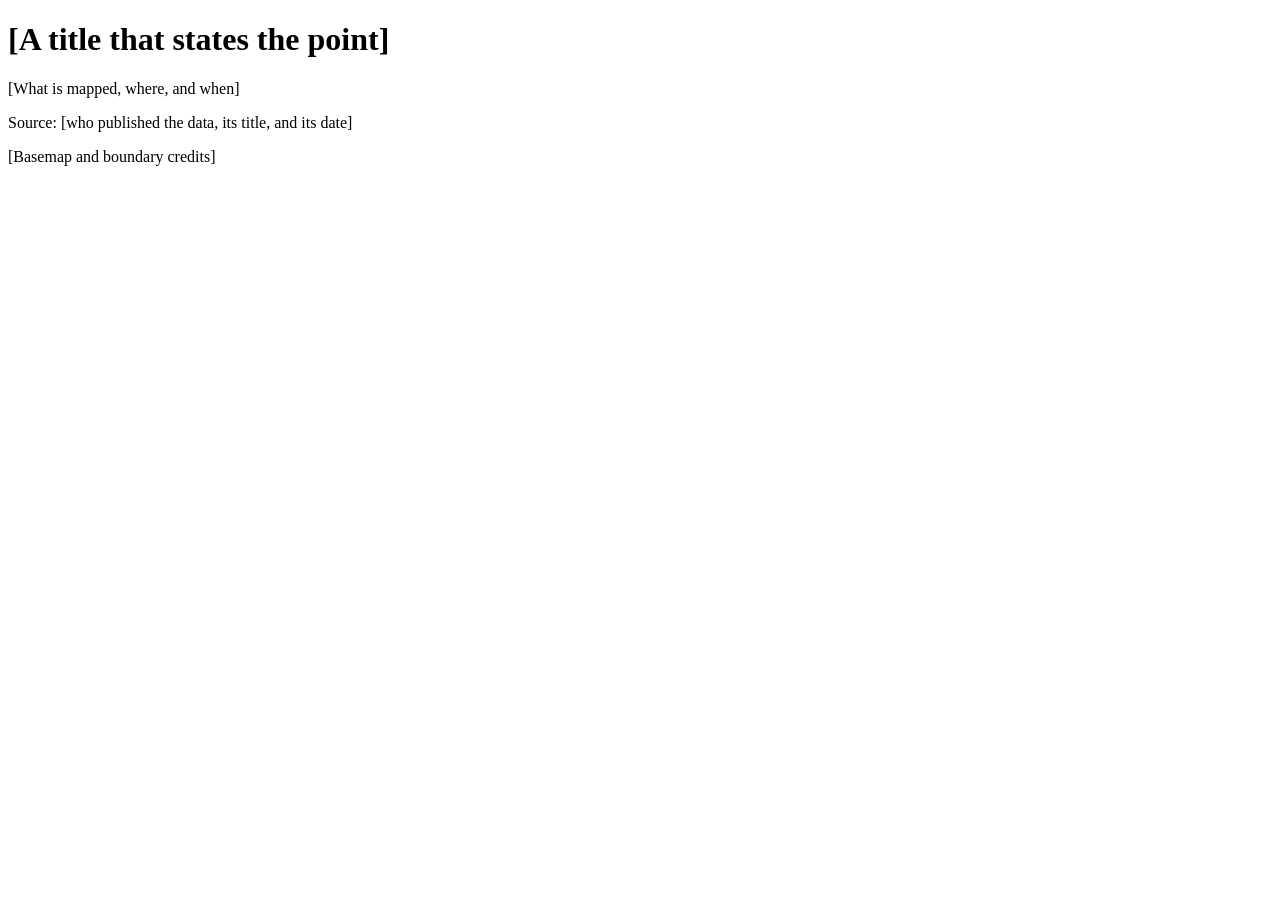
<file: plugins/data-map/skills/data-map/assets/templates/deck-gl/index.html>
<!doctype html>
<html lang="en">
<head>
<meta charset="utf-8">
<meta name="viewport" content="width=device-width, initial-scale=1">
<title>[A title that states the point]</title>
<link rel="icon" href="data:,">
<!-- data-map:vendor deck.gl -->
<!-- /data-map:vendor -->
<!-- data-map:lib css -->
<!-- /data-map:lib css -->
<script type="application/json" id="dm-spec">
{
 "version": 1,
 "idiom": [
  "flows"
 ],
 "extent": "world",
 "projection": {
  "type": "globe"
 },
 "pitch": 0,
 "arcs": {
  "apex": 0.08
 },
 "controls": [],
 "animation": null,
 "omit": [
  "north-arrow",
  "scale-bar",
  "zoom-buttons"
 ],
 "tiles": [],
 "fonts": [
  "system-ui"
 ],
 "zoom": {
  "min": "fit",
  "max": "fit+3"
 },
 "legend": "data/legend.json",
 "companions": [],
 "decisions": [
  {
   "pitfall": 22,
   "rule": "raised arcs",
   "choice": "great-circle arcs raised in proportion to length, the longest to 8% of the Earth's radius",
   "why": ""
  }
 ]
}
</script>
</head>
<body>
<header>
<h1 id="dm-title">[A title that states the point]</h1>
<p id="dm-subtitle">[What is mapped, where, and when]</p>
</header>
<div id="dm-map-cell"><div id="map"></div></div>
<aside id="dm-side">
<div id="dm-legend"></div>
<div id="dm-companions"></div>
</aside>
<footer>
<p id="dm-source">Source: [who published the data, its title, and its date]</p>
<p id="dm-credits">[Basemap and boundary credits]</p>
</footer>
<!-- data-map:data -->
<!-- /data-map:data -->
<!-- data-map:lib js -->
<!-- /data-map:lib js -->
<script type="module">
const libs = await DataMap.libs();
await DataMap.start(libs);
</script>
</body>
</html>
</file>
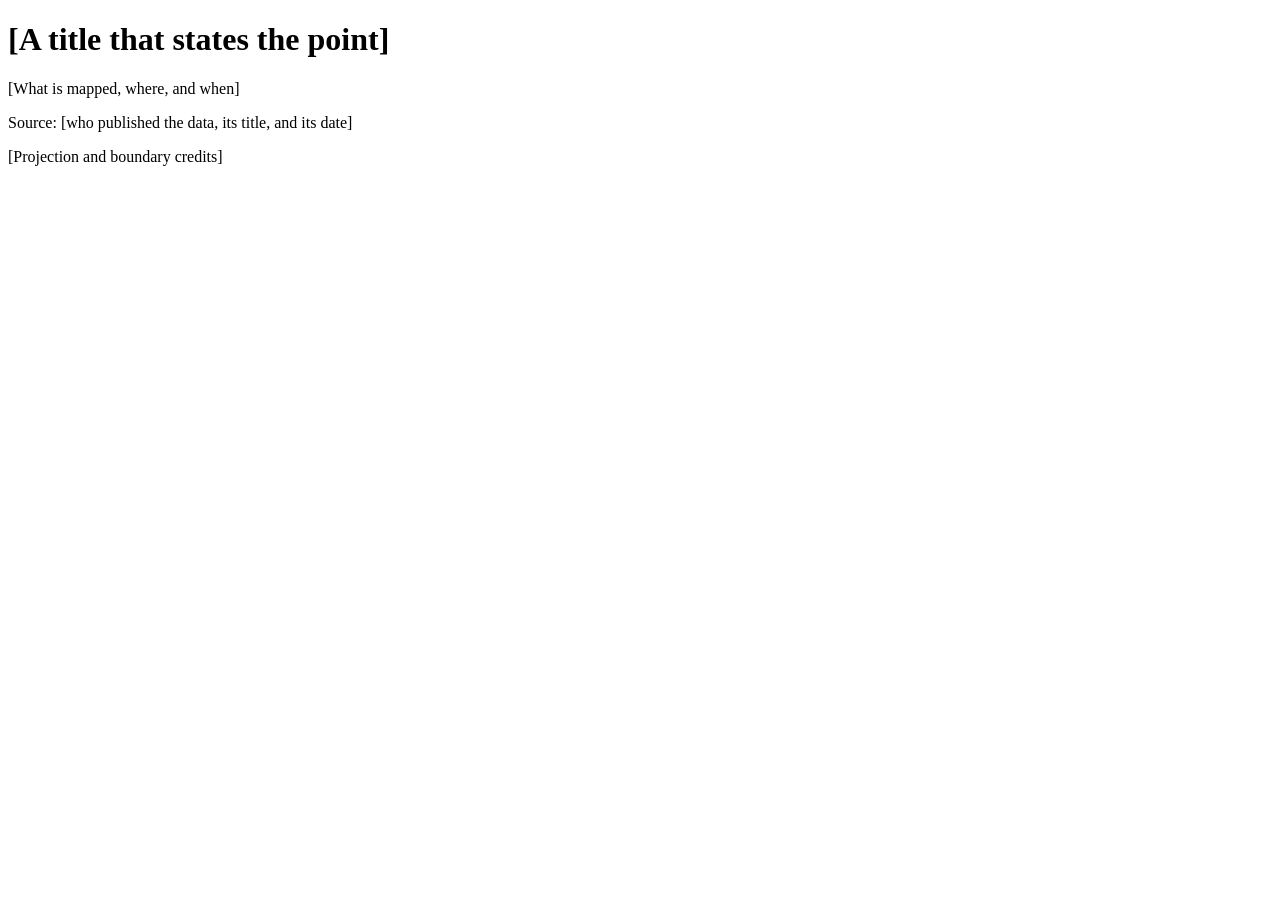
<file: plugins/data-map/skills/data-map/assets/templates/maplibre/index.html>
<!doctype html>
<html lang="en">
<head>
<meta charset="utf-8">
<meta name="viewport" content="width=device-width, initial-scale=1">
<title>[A title that states the point]</title>
<link rel="icon" href="data:,">
<!-- data-map:vendor -->
<!-- /data-map:vendor -->
<!-- data-map:lib css -->
<!-- /data-map:lib css -->
<script type="application/json" id="dm-spec">
{
 "version": 1,
 "idiom": [],
 "extent": "world",
 "projection": {
  "type": "crs",
  "name": "custom:equal-earth",
  "definition": "+proj=eqearth +lon_0=11.6 +x_0=0 +y_0=0 +datum=WGS84 +units=m +no_defs",
  "property": "equal-area"
 },
 "pitch": 0,
 "controls": [],
 "animation": null,
 "omit": [
  "north-arrow",
  "scale-bar",
  "zoom-buttons"
 ],
 "tiles": [],
 "fonts": [
  "system-ui"
 ],
 "zoom": {
  "min": "fit",
  "max": "fit+3"
 },
 "legend": "data/legend.json",
 "companions": [],
 "decisions": []
}
</script>
</head>
<body>
<header>
<h1 id="dm-title">[A title that states the point]</h1>
<p id="dm-subtitle">[What is mapped, where, and when]</p>
</header>
<div id="dm-map-cell"><div id="map"></div></div>
<aside id="dm-side">
<div id="dm-legend"></div>
<div id="dm-companions"></div>
</aside>
<footer>
<p id="dm-source">Source: [who published the data, its title, and its date]</p>
<p id="dm-credits">[Projection and boundary credits]</p>
</footer>
<!-- data-map:data -->
<!-- /data-map:data -->
<!-- data-map:lib js -->
<!-- /data-map:lib js -->
<script type="module">
const libs = await DataMap.libs();
await DataMap.start(libs);
</script>
</body>
</html>
</file>
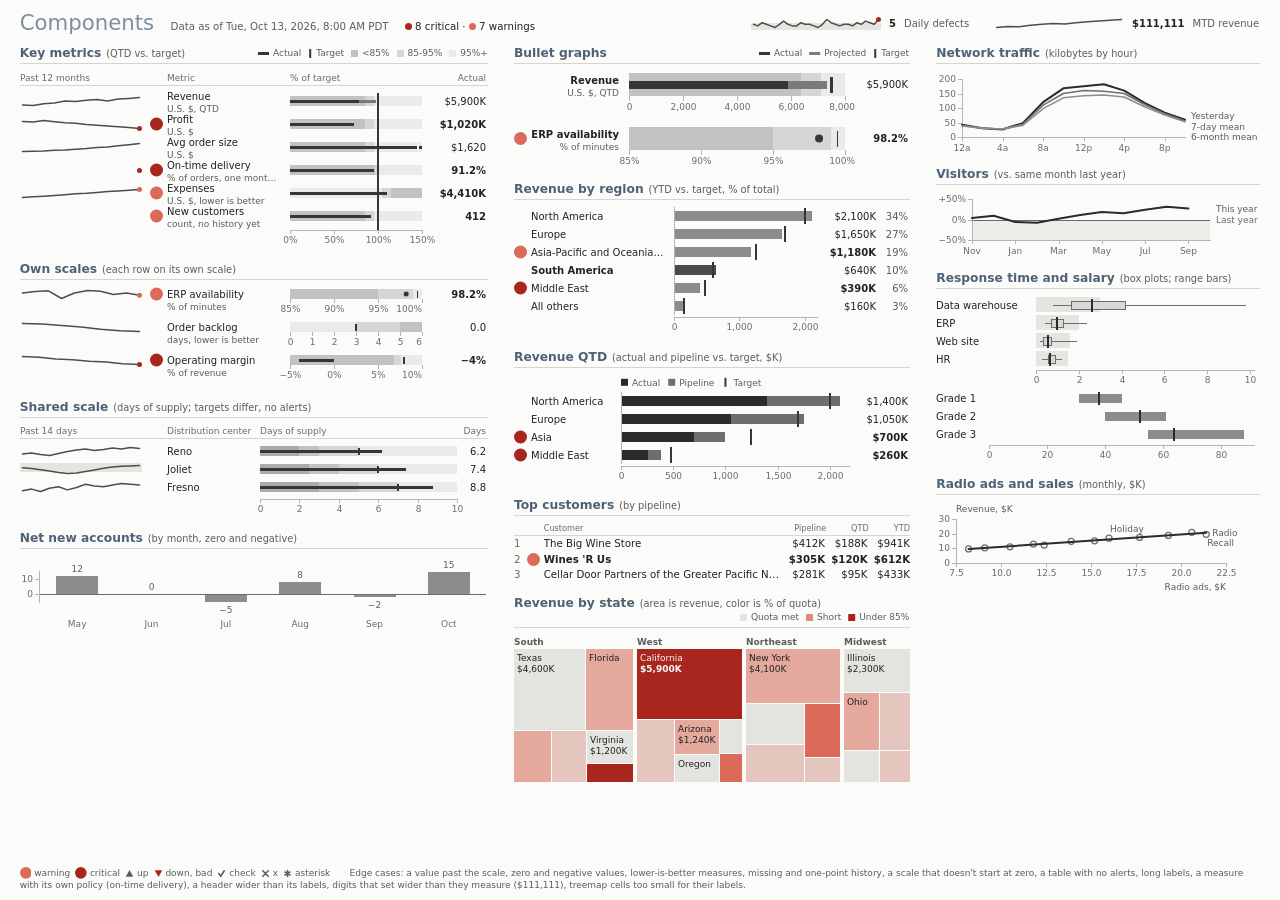
<file: plugins/data-dashboard/tests/components.html>
<!doctype html>
<html lang="en">
<head>
<meta charset="utf-8">
<meta name="viewport" content="width=device-width, initial-scale=1">
<meta name="dd-viewport" content="1440x1100">
<title>Components</title>
<!-- data-dashboard:css 0.2.3 sha256:fcc0f3fcdbae804dbee2d8bdfd70e92e9741672a29fa3b49885df7730fa97c9b -->
<style>
:root {
  --dd-cols: 72;
  --dd-rows: 40;
  --u: min(calc(100vw / var(--dd-cols)), calc(100vh / var(--dd-rows)));
  --dd-font: ui-sans-serif, system-ui, -apple-system, "Segoe UI", Roboto, "Helvetica Neue", Arial, "Liberation Sans", sans-serif;

  --dd-bg: #FBFBF9;
  --dd-ink: #222222;
  --dd-ink-2: #5C5C5C;
  --dd-ink-3: #6B6B6B;
  --dd-accent: #4E6275;
  --dd-title: #7D8FA0;
  --dd-rule: #D5D5D0;
  --dd-axis: #B5B5B5;

  --dd-alert: #A8261E;
  --dd-warn: #DB6A5A;

  --dd-bar: #363636;
  --dd-proj: #7A7A7A;
  --dd-band-0: #ABABAB;
  --dd-band-1: #C2C2C2;
  --dd-band-2: #D6D6D6;
  --dd-band-3: #E0E0E0;
  --dd-band-4: #EAEAEA;
  --dd-fill: #8C8C8C;
  --dd-fill-hi: #4A4A4A;
  --dd-tone-0: #2B2B2B;
  --dd-tone-1: #6E6E6E;
  --dd-tone-2: #8E8E8E;
  --dd-spark: #4D4D4D;
  --dd-norm: #E4E4E1;
  --dd-tint: #EDEDEA;
  --dd-box: #D8D8D6;
  --dd-heat-0: #E3E3E0;
  --dd-heat-1: #E5C6BE;
  --dd-heat-2: #E4A89D;
  --dd-heat-3: #E18A7B;
  --dd-heat-4: #DB6A5A;
}

@media (prefers-color-scheme: dark) {
  :root:not([data-theme="light"]) {
    color-scheme: dark;
    --dd-bg: #1C1C1B;
    --dd-ink: #E8E8E5;
    --dd-ink-2: #A1A19E;
    --dd-ink-3: #90908D;
    --dd-accent: #8FA2B4;
    --dd-title: #627384;
    --dd-rule: #3A3A38;
    --dd-axis: #575755;

    --dd-alert: #EF5B50;
    --dd-warn: #B24B41;

    --dd-bar: #E2E2E2;
    --dd-proj: #8E8E8E;
    --dd-band-0: #616161;
    --dd-band-1: #4D4D4D;
    --dd-band-2: #3F3F3F;
    --dd-band-3: #363636;
    --dd-band-4: #2D2D2D;
    --dd-fill: #767676;
    --dd-fill-hi: #B4B4B4;
    --dd-tone-0: #B8B8B8;
    --dd-tone-1: #8E8E8E;
    --dd-tone-2: #727272;
    --dd-spark: #B0B0B0;
    --dd-norm: #2F2F2D;
    --dd-tint: #282826;
    --dd-box: #3A3A38;
    --dd-heat-0: #2F2F2E;
    --dd-heat-1: #4B3632;
    --dd-heat-2: #673B35;
    --dd-heat-3: #844038;
    --dd-heat-4: #A1433A;
  }
}
:root[data-theme="dark"] {
  color-scheme: dark;
  --dd-bg: #1C1C1B;
  --dd-ink: #E8E8E5;
  --dd-ink-2: #A1A19E;
  --dd-ink-3: #90908D;
  --dd-accent: #8FA2B4;
  --dd-title: #627384;
  --dd-rule: #3A3A38;
  --dd-axis: #575755;

  --dd-alert: #EF5B50;
  --dd-warn: #B24B41;

  --dd-bar: #E2E2E2;
  --dd-proj: #8E8E8E;
  --dd-band-0: #616161;
  --dd-band-1: #4D4D4D;
  --dd-band-2: #3F3F3F;
  --dd-band-3: #363636;
  --dd-band-4: #2D2D2D;
  --dd-fill: #767676;
  --dd-fill-hi: #B4B4B4;
  --dd-tone-0: #B8B8B8;
  --dd-tone-1: #8E8E8E;
  --dd-tone-2: #727272;
  --dd-spark: #B0B0B0;
  --dd-norm: #2F2F2D;
  --dd-tint: #282826;
  --dd-box: #3A3A38;
  --dd-heat-0: #2F2F2E;
  --dd-heat-1: #4B3632;
  --dd-heat-2: #673B35;
  --dd-heat-3: #844038;
  --dd-heat-4: #A1433A;
}

:root[data-dd-layout="column"] { --u: 19.2px; }

html { background: var(--dd-bg); }

.dd-page {
  margin: 0;
  box-sizing: border-box;
  height: 100vh;
  padding: calc(var(--u) * 0.7) calc(var(--u) * 1.2) calc(var(--u) * 0.5);
  display: flex;
  flex-direction: column;
  background: var(--dd-bg);
  color: var(--dd-ink);
  font-family: var(--dd-font);
  font-size: calc(var(--u) * 0.625);
  line-height: 1.3;
  font-variant-numeric: tabular-nums;
  -webkit-font-smoothing: antialiased;
}
.dd-page *, .dd-page *::before, .dd-page *::after { box-sizing: inherit; }
.dd-page a { color: inherit; }

.dd-head {
  display: flex;
  align-items: baseline;
  gap: calc(var(--u) * 1);
  margin-bottom: calc(var(--u) * 0.7);
}
.dd-title {
  margin: 0;
  font-size: calc(var(--u) * 1.3);
  font-weight: 400;
  line-height: 1.1;
  color: var(--dd-title);
}
.dd-asof { margin: 0; color: var(--dd-ink-2); }
.dd-flags { margin: 0; font-size: calc(var(--u) * 0.625); color: var(--dd-ink); }

.dd-grid {
  flex: 1 1 auto;
  min-height: 0;
  display: grid;
  gap: calc(var(--u) * 0.8) calc(var(--u) * 1.6);
  align-content: start;
  align-items: start;
}
.dd-stack { display: flex; flex-direction: column; gap: calc(var(--u) * 0.8); min-width: 0; }
.dd-sec { min-width: 0; }
.dd-sec-title {
  display: flex;
  flex-wrap: wrap;
  align-items: baseline;
  column-gap: 0.4em;
  margin: 0 0 calc(var(--u) * 0.45);
  padding-bottom: calc(var(--u) * 0.15);
  border-bottom: 1px solid var(--dd-rule);
  font-size: calc(var(--u) * 0.75);
  font-weight: 600;
  line-height: 1.2;
  color: var(--dd-accent);
}
.dd-qual { font-size: 0.8em; font-weight: 400; color: var(--dd-ink-2); }
.dd-legend {
  margin-left: auto;
  font-size: calc(var(--u) * 0.55);
  font-weight: 400;
  color: var(--dd-ink-2);
  white-space: nowrap;
}
.dd-sec-title .dd-legend .dd-svg { vertical-align: -0.15em; }

.dd-foot {
  margin-top: auto;
  padding-top: calc(var(--u) * 0.4);
  font-size: calc(var(--u) * 0.55);
  color: var(--dd-ink-2);
}
.dd-foot .dd-title, .dd-foot .dd-asof, .dd-foot .dd-flags { display: inline-block; margin-right: calc(var(--u) * 1); }
.dd-foot .dd-title { white-space: nowrap; }
.dd-head:not(:has(*)) { display: none; }

.dd-sr {
  position: absolute;
  width: 1px;
  height: 1px;
  overflow: hidden;
  clip-path: inset(50%);
  white-space: nowrap;
}

:root[data-dd-layout="column"] .dd-page { height: auto; min-height: 100vh; padding: calc(var(--u) * 0.8); }
:root[data-dd-layout="column"] .dd-head { flex-wrap: wrap; row-gap: calc(var(--u) * 0.2); }
:root[data-dd-layout="column"] .dd-grid, :root[data-dd-layout="column"] .dd-stack { display: block; }
:root[data-dd-layout="column"] .dd-sec { margin-bottom: calc(var(--u) * 1.2); }

.dd-svg { display: block; overflow: hidden; }
.dd-svg.dd-inline { display: inline-block; vertical-align: -0.12em; }
.dd-svg text { font-family: var(--dd-font); font-variant-numeric: tabular-nums; fill: var(--dd-ink); }
.dd-svg text.dd-t2 { fill: var(--dd-ink-2); }
.dd-svg text.dd-t3 { fill: var(--dd-ink-3); }
.dd-svg .dd-crisp, .dd-svg .dd-band, .dd-svg .dd-axis, .dd-svg .dd-rule { shape-rendering: crispEdges; }
.dd-svg .dd-axis { fill: var(--dd-axis); }
.dd-svg .dd-rule { fill: var(--dd-rule); }
.dd-svg .dd-band-0 { fill: var(--dd-band-0); }
.dd-svg .dd-band-1 { fill: var(--dd-band-1); }
.dd-svg .dd-band-2 { fill: var(--dd-band-2); }
.dd-svg .dd-band-3 { fill: var(--dd-band-3); }
.dd-svg .dd-band-4 { fill: var(--dd-band-4); }
.dd-svg .dd-bar, .dd-svg .dd-tgt { fill: var(--dd-bar); }
.dd-svg .dd-proj { fill: var(--dd-proj); }
.dd-svg .dd-break { fill: var(--dd-bg); }
.dd-svg .dd-fill { fill: var(--dd-fill); }
.dd-svg .dd-fill-hi { fill: var(--dd-fill-hi); }
.dd-svg .dd-part-0 { fill: var(--dd-tone-0); }
.dd-svg .dd-part-1 { fill: var(--dd-tone-1); }
.dd-svg .dd-part-2 { fill: var(--dd-tone-2); }
.dd-svg .dd-zero { fill: var(--dd-ink-3); }
.dd-svg .dd-tint { fill: var(--dd-tint); }
.dd-svg .dd-norm { fill: var(--dd-norm); }
.dd-svg .dd-dot-warn { fill: var(--dd-warn); }
.dd-svg .dd-dot-alert { fill: var(--dd-alert); }
.dd-svg .dd-spark { fill: none; stroke: var(--dd-spark); stroke-width: 1.5; stroke-linejoin: round; stroke-linecap: round; }
.dd-svg .dd-pt { fill: var(--dd-spark); }
.dd-svg .dd-line { fill: none; stroke-linejoin: round; stroke-linecap: round; }
.dd-svg .dd-line-0 { stroke: var(--dd-tone-0); stroke-width: 2; }
.dd-svg .dd-line-1 { stroke: var(--dd-tone-1); stroke-width: 1.5; }
.dd-svg .dd-line-2 { stroke: var(--dd-tone-2); stroke-width: 1.5; }
.dd-svg .dd-hit { fill: transparent; }
.dd-svg .dd-whisker { fill: var(--dd-tone-1); }
.dd-svg .dd-box { fill: var(--dd-box); stroke: var(--dd-tone-1); stroke-width: 1; }
.dd-svg .dd-median { fill: var(--dd-tone-0); }
.dd-svg .dd-range { fill: var(--dd-fill); }
.dd-svg .dd-ok-band { fill: var(--dd-norm); }
.dd-svg .dd-ring { fill: none; stroke-width: 1.25; }
.dd-svg .dd-ring-0 { stroke: var(--dd-tone-1); }
.dd-svg .dd-ring-1 { stroke: var(--dd-tone-2); }
.dd-svg .dd-fit { fill: none; stroke: var(--dd-tone-0); stroke-width: 1.5; }
.dd-svg .dd-icon { fill: var(--dd-ink-2); }
.dd-svg .dd-icon-line { fill: none; stroke: var(--dd-ink-2); stroke-width: 1.6; stroke-linecap: round; stroke-linejoin: round; }
.dd-svg .dd-heat-0 { fill: var(--dd-heat-0); }
.dd-svg .dd-heat-1 { fill: var(--dd-heat-1); }
.dd-svg .dd-heat-2 { fill: var(--dd-heat-2); }
.dd-svg .dd-heat-3 { fill: var(--dd-heat-3); }
.dd-svg .dd-heat-4 { fill: var(--dd-heat-4); }
.dd-svg .dd-heat-a { fill: var(--dd-alert); }
.dd-svg text.dd-knock { fill: var(--dd-bg); }

.dd-text { border-collapse: collapse; width: 100%; font-variant-numeric: tabular-nums; }
.dd-text th {
  padding: 0 0.6em 0.2em 0;
  border-bottom: 1px solid var(--dd-rule);
  vertical-align: bottom;
  text-align: left;
  font-size: 0.8em;
  font-weight: 400;
  line-height: 1.15;
  color: var(--dd-ink-3);
}
.dd-text td { padding: 0.12em 0.6em 0.12em 0; vertical-align: baseline; white-space: nowrap; }
.dd-text th:last-child, .dd-text td:last-child { padding-right: 0; }
.dd-text .dd-num { text-align: right; }
.dd-text .dd-rank { width: 1.6em; color: var(--dd-ink-3); }
.dd-text .dd-dotcell { padding: 0 0.4em 0 0; vertical-align: middle; }
.dd-text .dd-dotcell .dd-svg { display: block; }
.dd-text .dd-strong { font-weight: 700; }
.dd-text .dd-wrap { white-space: normal; }
.dd-text .dd-fill-col { width: 100%; max-width: 0; overflow: hidden; text-overflow: ellipsis; }
</style>
<!-- /data-dashboard:css -->
<!-- data-dashboard:page-style -->
<style>
:root { --dd-cols: 72; --dd-rows: 55; }
.dd-grid { grid-template-columns: 26fr 22fr 18fr; }
.cmp-now { margin-left: auto; display: flex; flex-wrap: wrap; gap: 0 calc(var(--u) * 1.5); }
.cmp-icons span + span { margin-left: 0.25em; }
.cmp-icons { margin-right: calc(var(--u) * 1); }
</style>
<!-- /data-dashboard:page-style -->
</head>
<body class="dd-page">
<!-- data-dashboard:page -->
<header class="dd-head">
<h1 class="dd-title">Components</h1>
<p class="dd-asof" id="dd-asof"></p>
<p class="dd-flags" id="dd-flags"></p>
<div class="cmp-now"><div id="spark-defects"></div><div id="spark-mtd"></div></div>
</header>
<main class="dd-grid">
<div class="dd-stack">
<section class="dd-sec">
<h2 class="dd-sec-title">Key metrics <span class="dd-qual">(QTD vs. target)</span><span class="dd-legend" id="key-legend"></span></h2>
<div id="key"></div>
</section>
<section class="dd-sec">
<h2 class="dd-sec-title">Own scales <span class="dd-qual">(each row on its own scale)</span></h2>
<div id="own"></div>
</section>
<section class="dd-sec">
<h2 class="dd-sec-title">Shared scale <span class="dd-qual">(days of supply; targets differ, no alerts)</span></h2>
<div id="shared"></div>
</section>
<section class="dd-sec">
<h2 class="dd-sec-title">Net new accounts <span class="dd-qual">(by month, zero and negative)</span></h2>
<div id="netnew"></div>
</section>
</div>
<div class="dd-stack">
<section class="dd-sec">
<h2 class="dd-sec-title">Bullet graphs<span class="dd-legend" id="bul-legend"></span></h2>
<div id="bul"></div>
</section>
<section class="dd-sec">
<h2 class="dd-sec-title">Revenue by region <span class="dd-qual">(YTD vs. target, % of total)</span></h2>
<div id="regions"></div>
</section>
<section class="dd-sec">
<h2 class="dd-sec-title">Revenue QTD <span class="dd-qual">(actual and pipeline vs. target, $K)</span></h2>
<div id="pipe"></div>
</section>
<section class="dd-sec">
<h2 class="dd-sec-title">Top customers <span class="dd-qual">(by pipeline)</span></h2>
<div id="cust"></div>
</section>
<section class="dd-sec">
<h2 class="dd-sec-title">Revenue by state <span class="dd-qual">(area is revenue, color is % of quota)</span><span class="dd-legend" id="states-legend"></span></h2>
<div id="states"></div>
</section>
</div>
<div class="dd-stack">
<section class="dd-sec">
<h2 class="dd-sec-title">Network traffic <span class="dd-qual">(kilobytes by hour)</span></h2>
<div id="traffic"></div>
</section>
<section class="dd-sec">
<h2 class="dd-sec-title">Visitors <span class="dd-qual">(vs. same month last year)</span></h2>
<div id="visitors"></div>
</section>
<section class="dd-sec">
<h2 class="dd-sec-title">Response time and salary <span class="dd-qual">(box plots; range bars)</span></h2>
<div id="resp"></div>
<div id="sal"></div>
</section>
<section class="dd-sec">
<h2 class="dd-sec-title">Radio ads and sales <span class="dd-qual">(monthly, $K)</span></h2>
<div id="ads"></div>
</section>
</div>
</main>
<footer class="dd-foot"><span class="cmp-icons"><span id="i-warn"></span> warning <span id="i-alert"></span> critical <span id="i-up"></span> up <span id="i-down"></span> down, bad <span id="i-check"></span> check <span id="i-x"></span> x <span id="i-ast"></span> asterisk</span>
Edge cases: a value past the scale, zero and negative values, lower-is-better measures, missing and one-point history, a scale that doesn't start at zero, a table with no alerts, long labels, a measure with its own policy (on-time delivery), a header wider than its labels, digits that set wider than they measure ($111,111), treemap cells too small for their labels.</footer>
<script type="application/json" id="dd-data">
{
 "asOf": "2026-10-13T08:00:00-07:00",
 "tz": "America/Los_Angeles",
 "locale": "en-US",
 "policy": {
  "warn": 0.95,
  "alert": 0.85
 },
 "measures": {
  "revenue": {
   "label": "Revenue",
   "units": "U.S. $, QTD",
   "value": 5900000,
   "projection": 7350000,
   "target": 7500000,
   "format": "usd0k",
   "history": [6120, 5980, 6400, 6550, 7010, 6880, 7200, 7330, 7020, 7450, 7600, 7810]
  },
  "profit": {
   "label": "Profit",
   "units": "U.S. $",
   "value": 1020000,
   "target": 1400000,
   "format": "usd0k",
   "history": [1310, 1290, 1350, 1300, 1260, 1240, 1190, 1150, 1120, 1090, 1060, 1020]
  },
  "orderSize": {
   "label": "Avg order size",
   "units": "U.S. $",
   "value": 1620,
   "target": 1000,
   "format": "usd0",
   "history": [880, 910, 940, 990, 1010, 1080, 1150, 1240, 1300, 1420, 1510, 1620]
  },
  "onTime": {
   "label": "On-time delivery",
   "units": "% of orders, one month so far",
   "value": 0.912,
   "target": 0.95,
   "format": "pct1",
   "history": [0.912],
   "policy": {
    "warn": 0.99,
    "alert": 0.97
   }
  },
  "expenses": {
   "label": "Expenses",
   "units": "U.S. $, lower is better",
   "value": 4410000,
   "target": 4000000,
   "better": "down",
   "format": "usd0k",
   "history": [3800, 3850, 3900, 3950, 4010, 4080, 4120, 4180, 4250, 4300, 4360, 4410]
  },
  "newCustomers": {
   "label": "New customers",
   "units": "count, no history yet",
   "value": 412,
   "target": 450
  },
  "support": {
   "label": "Satisfaction with post-sale support, top-two box",
   "units": "Share of survey responses with a long units line",
   "value": 0.81,
   "target": 0.8,
   "format": "pct0",
   "history": [0.74, 0.75, 0.77, 0.76, 0.78, 0.79, 0.8, 0.79, 0.8, 0.81, 0.8, 0.81]
  },
  "availability": {
   "label": "ERP availability",
   "units": "% of minutes",
   "value": 0.982,
   "target": 0.995,
   "ranges": [0.95, 0.99],
   "domain": [0.85, 1],
   "format": "pct1",
   "history": [0.99, 0.995, 0.998, 0.97, 0.99, 0.999, 0.996, 0.985, 0.99, 0.982]
  },
  "backlog": {
   "label": "Order backlog",
   "units": "days, lower is better",
   "value": 0,
   "target": 3,
   "better": "down",
   "ranges": [5, 3],
   "format": "dec1",
   "history": [4.2, 3.9, 3.1, 2.4, 1.2, 0.4, 0]
  },
  "margin": {
   "label": "Operating margin",
   "units": "% of revenue",
   "value": -0.04,
   "target": 0.08,
   "format": "pct0",
   "history": [0.06, 0.05, 0.03, 0.02, 0.0, -0.01, -0.03, -0.04]
  },
  "reno": {
   "label": "Reno",
   "value": 6.2,
   "target": 5,
   "ranges": [2, 3, 5],
   "norm": [3, 7],
   "format": "dec1",
   "history": [5.1, 5.3, 5.0, 4.8, 5.2, 5.6, 5.9, 6.1, 5.8, 6.0, 6.3, 6.1, 6.4, 6.2]
  },
  "joliet": {
   "label": "Joliet",
   "value": 7.4,
   "target": 6,
   "ranges": [2.5, 4, 6],
   "norm": [4, 8],
   "format": "dec1",
   "history": [6.2, 5.8, 5.1, 4.4, 3.6, 3.1, 3.4, 4.2, 5.0, 5.9, 6.6, 7.0, 7.2, 7.4]
  },
  "fresno": {
   "label": "Fresno",
   "value": 8.8,
   "target": 7,
   "ranges": [3, 5, 7],
   "norm": [5, 9],
   "format": "dec1",
   "history": [8.1, 8.3, 8.0, 8.4, 8.6, 8.2, 8.5, 8.9, 8.7, 8.6, 8.8, 9.0, 8.9, 8.8]
  }
 },
 "regions": [
  {
   "label": "North America",
   "key": "na",
   "value": 2100000,
   "target": 2000000
  },
  {
   "label": "Europe",
   "key": "eu",
   "value": 1650000,
   "target": 1700000
  },
  {
   "label": "Asia-Pacific and Oceania regional sales office",
   "key": "apac",
   "value": 1180000,
   "target": 1250000
  },
  {
   "label": "South America",
   "key": "sa",
   "value": 640000,
   "target": 600000,
   "highlight": true
  },
  {
   "label": "All others",
   "value": 160000,
   "target": 150000
  },
  {
   "label": "Middle East",
   "key": "me",
   "value": 390000,
   "target": 480000
  }
 ],
 "pipeline": [
  {
   "label": "North America",
   "key": "na",
   "actual": 1400000,
   "pipeline": 700000,
   "target": 2000000
  },
  {
   "label": "Europe",
   "key": "eu",
   "actual": 1050000,
   "pipeline": 700000,
   "target": 1700000
  },
  {
   "label": "Asia",
   "key": "apac",
   "actual": 700000,
   "pipeline": 300000,
   "target": 1250000
  },
  {
   "label": "Middle East",
   "key": "me",
   "actual": 260000,
   "pipeline": 120000,
   "target": 480000
  }
 ],
 "traffic": {
  "x": ["12a", "2a", "4a", "6a", "8a", "10a", "12p", "2p", "4p", "6p", "8p", "10p"],
  "series": [
   {
    "name": "Yesterday",
    "values": [42, 30, 26, 48, 120, 168, 175, 182, 160, 118, 84, 60]
   },
   {
    "name": "7-day mean",
    "values": [40, 31, 27, 44, 110, 150, 160, 158, 150, 112, 80, 55]
   },
   {
    "name": "6-month mean",
    "values": [38, 30, 28, 40, 98, 135, 142, 145, 138, 104, 76, 52]
   }
  ]
 },
 "visitors": {
  "x": ["Nov", "Dec", "Jan", "Feb", "Mar", "Apr", "May", "Jun", "Jul", "Aug", "Sep", "Oct"],
  "series": [
   {
    "name": "This year",
    "values": [0.04, 0.09, -0.06, -0.08, 0.02, 0.11, 0.18, 0.15, 0.24, 0.31, 0.27, null]
   }
  ]
 },
 "response": [
  {
   "label": "Data warehouse",
   "band": [0, 3],
   "values": [0.8, 1.1, 1.4, 1.9, 2.2, 2.6, 3.1, 3.8, 4.6, 6.2, 9.8]
  },
  {
   "label": "ERP",
   "band": [0, 2],
   "values": [0.4, 0.6, 0.7, 0.9, 1.0, 1.2, 1.3, 1.6, 2.4]
  },
  {
   "label": "Web site",
   "band": [0, 1.6],
   "values": [0.2, 0.3, 0.3, 0.4, 0.5, 0.6, 0.6, 0.8, 1.1, 1.9]
  },
  {
   "label": "HR",
   "band": [0, 1.5],
   "values": [0.3, 0.5, 0.6, 0.6, 0.7, 0.9, 1.0, 1.2]
  }
 ],
 "salaries": [
  {
   "label": "Grade 1",
   "min": 31000,
   "median": 38000,
   "max": 46000
  },
  {
   "label": "Grade 2",
   "min": 40000,
   "median": 52000,
   "max": 61000
  },
  {
   "label": "Grade 3",
   "min": 55000,
   "median": 64000,
   "max": 88000
  }
 ],
 "ads": {
  "sets": [
   {
    "name": "Radio",
    "points": [
     {
      "x": 8.2,
      "y": 9.6
     },
     {
      "x": 9.1,
      "y": 10.4
     },
     {
      "x": 10.5,
      "y": 11.0
     },
     {
      "x": 11.8,
      "y": 12.9
     },
     {
      "x": 12.4,
      "y": 12.2
     },
     {
      "x": 13.9,
      "y": 14.8
     },
     {
      "x": 15.2,
      "y": 15.1
     },
     {
      "x": 16.0,
      "y": 16.9,
      "label": "Holiday"
     },
     {
      "x": 17.7,
      "y": 17.4
     },
     {
      "x": 19.3,
      "y": 18.8
     },
     {
      "x": 20.6,
      "y": 20.9
     },
     {
      "x": 21.4,
      "y": 19.6,
      "label": "Recall"
     }
    ]
   }
  ]
 },
 "customers": [
  {
   "name": "The Big Wine Store",
   "pipeline": 412000,
   "qtd": 188000,
   "ytd": 941000
  },
  {
   "name": "Wines 'R Us",
   "state": "warn",
   "pipeline": 305000,
   "qtd": 120000,
   "ytd": 612000
  },
  {
   "name": "Cellar Door Partners of the Greater Pacific Northwest",
   "pipeline": 281000,
   "qtd": 95000,
   "ytd": 433000
  }
 ],
 "netNew": [
  {
   "label": "May",
   "value": 12
  },
  {
   "label": "Jun",
   "value": 0
  },
  {
   "label": "Jul",
   "value": -5
  },
  {
   "label": "Aug",
   "value": 8
  },
  {
   "label": "Sep",
   "value": -2
  },
  {
   "label": "Oct",
   "value": 15
  }
 ],
 "defects": {
  "label": "Daily defects",
  "value": 5,
  "target": 3,
  "better": "down",
  "norm": [0, 3],
  "history": [2, 1, 3, 2, 1, 0, 2, 4, 2, 1, 1, 3, 2, 2, 1, 0, 2, 5, 3, 2, 1, 2, 2, 1, 3, 2, 4, 3, 2, 5]
 },
 "mtd": {
  "label": "MTD revenue",
  "value": 111111,
  "prior": 104000,
  "format": "usd0",
  "history": [81368, 85369, 84036, 89371, 93373, 96041, 94707, 98708, 102710, 105378, 108046, 111111]
 },
 "states": [
 {"label": "West", "children": [
   {"label": "California", "key": "ca", "value": 5900000, "target": 7200000, "format": "usd0k"},
   {"label": "Washington", "key": "wa", "value": 1850000, "target": 1900000, "format": "usd0k"},
   {"label": "Arizona", "key": "az", "value": 1240000, "target": 1300000, "format": "usd0k"},
   {"label": "Oregon", "key": "or", "value": 980000, "target": 900000, "format": "usd0k"},
   {"label": "Utah", "key": "ut", "value": 610000, "target": 580000, "format": "usd0k"},
   {"label": "Nevada", "key": "nv", "value": 520000, "target": 600000, "format": "usd0k"}
 ]},
 {"label": "South", "children": [
   {"label": "Texas", "key": "tx", "value": 4600000, "target": 4500000, "format": "usd0k"},
   {"label": "Florida", "key": "fl", "value": 3100000, "target": 3300000, "format": "usd0k"},
   {"label": "Georgia", "key": "ga", "value": 1530000, "target": 1600000, "format": "usd0k"},
   {"label": "North Carolina", "key": "nc", "value": 1450000, "target": 1500000, "format": "usd0k"},
   {"label": "Virginia", "key": "va", "value": 1200000, "target": 1150000, "format": "usd0k"},
   {"label": "Tennessee", "key": "tn", "value": 700000, "target": 900000, "format": "usd0k"}
 ]},
 {"label": "Northeast", "children": [
   {"label": "New York", "key": "ny", "value": 4100000, "target": 4300000, "format": "usd0k"},
   {"label": "Pennsylvania", "key": "pa", "value": 1900000, "target": 1850000, "format": "usd0k"},
   {"label": "Massachusetts", "key": "ma", "value": 1750000, "target": 1800000, "format": "usd0k"},
   {"label": "New Jersey", "key": "nj", "value": 1500000, "target": 1700000, "format": "usd0k"},
   {"label": "Connecticut", "key": "ct", "value": 680000, "target": 700000, "format": "usd0k"}
 ]},
 {"label": "Midwest", "children": [
   {"label": "Illinois", "key": "il", "value": 2300000, "target": 2250000, "format": "usd0k"},
   {"label": "Ohio", "key": "oh", "value": 1630000, "target": 1700000, "format": "usd0k"},
   {"label": "Michigan", "key": "mi", "value": 1400000, "target": 1450000, "format": "usd0k"},
   {"label": "Minnesota", "key": "mn", "value": 900000, "target": 880000, "format": "usd0k"},
   {"label": "Wisconsin", "key": "wi", "value": 780000, "target": 800000, "format": "usd0k"}
 ]}
 ]
}
</script>
<script type="module">
const dd = DataDashboard
const d = dd.data()
const m = d.measures
document.querySelector('#dd-asof').textContent = `Data as of ${dd.asOf(d.asOf, d.tz, d.locale)}`
dd.flags('#dd-flags')
dd.legend('#key-legend', [{ mark: 'bar', label: 'Actual' }, { mark: 'target', label: 'Target' }, { mark: 'band', tone: 1, label: '<85%' }, { mark: 'band', tone: 2, label: '85-95%' }, { mark: 'band', tone: 4, label: '95%+' }])
const lined = { labelWidth: 7, valueWidth: 3.5 }
dd.table('#key', m, { rows: ['revenue', 'profit', 'orderSize', 'onTime', 'expenses', 'newCustomers'], domain: [0, 1.5], ...lined,
  head: { spark: 'Past 12 months', label: 'Metric', graph: '% of target', value: 'Actual' } })
dd.table('#own', m, { rows: ['availability', 'backlog', 'margin'], scale: 'own', ...lined })
dd.table('#shared', m, { rows: ['reno', 'joliet', 'fresno'], scale: 'shared',
  head: { spark: 'Past 14 days', label: 'Distribution center', graph: 'Days of supply', value: 'Days' } })
dd.bars('#netnew', d.netNew, { orient: 'v', height: 4.5 })
dd.spark('#spark-defects', d.defects)
dd.spark('#spark-mtd', d.mtd)
dd.alert('#i-warn', 'warn')
dd.alert('#i-alert', 'alert')
dd.trend('#i-up', 'up')
dd.trend('#i-down', 'down', { bad: true })
dd.mark('#i-check', 'check')
dd.mark('#i-x', 'x')
dd.mark('#i-ast', 'asterisk')
dd.bullet('#bul', [m.revenue, m.availability])
dd.legend('#bul-legend', [{ mark: 'bar', label: 'Actual' }, { mark: 'projection', label: 'Projected' }, { mark: 'target', label: 'Target' }])
dd.bars('#regions', d.regions, { format: 'usd0k', pctTotal: true })
dd.stacked('#pipe', d.pipeline, { parts: ['actual', 'pipeline'], format: 'usd0k', alertWhen: 'sumBelowTarget' })
dd.line('#traffic', d.traffic, { height: 5 })
dd.line('#visitors', d.visitors, { deviation: true, refLabel: 'Last year', height: 4 })
dd.box('#resp', d.response, { format: 'dec1' })
dd.box('#sal', d.salaries, { range: true, format: 'usd0k' })
dd.scatter('#ads', d.ads, { formatX: 'dec1', formatY: 'dec1', labels: true, xLabel: 'Radio ads, $K', yLabel: 'Revenue, $K', height: 5.5 })
dd.treemap('#states', d.states, { height: 9 })
dd.legend('#states-legend', [{ mark: 'heat', tone: 0, label: 'Quota met' }, { mark: 'heat', tone: 3, label: 'Short' }, { mark: 'heat', tone: 'a', label: 'Under 85%' }])
dd.text('#cust', d.customers, { rank: true, cols: ['name::Customer', 'pipeline:usd0k:Pipeline', 'qtd:usd0k:QTD', 'ytd:usd0k:YTD'] })
</script>
<!-- /data-dashboard:page -->
<!-- data-dashboard:lib 0.2.3 sha256:b3a029a4f2dad90a08a3c0a5472f0f934eee56499ba872d188c022d4d5cf4ab6 -->
<script>
/* data-dashboard 0.2.3: Stephen Few's dashboard display media, drawn as SVG. MIT license. */
(() => {
'use strict'
const VERSION = '0.2.3'
const POLICY = { warn: 0.95, alert: 0.85 }
const WORD = { good: 'good', ok: 'satisfactory', warn: 'warning', alert: 'critical', none: 'no comparison' }
const DOTC = { warn: 'dd-dot-warn', alert: 'dd-dot-alert' }
const TONES = [[4], [1, 4], [1, 2, 4], [0, 1, 2, 4], [0, 1, 2, 3, 4]]
const END = { 'text-anchor': 'end' }, EDGE = 2
const MID = { 'text-anchor': 'middle' }
const now = { locale: 'en-US', currency: 'USD', policy: POLICY }
const isNum = v => typeof v === 'number' && Number.isFinite(v)
const clamp = (v, a, b) => min(b, max(a, v))
const { round: px, max, min } = Math
const most = (xs, d = 0) => xs.length ? max(...xs) : d
const join = (...xs) => xs.filter(Boolean).join(': ')

class Raw { constructor (s) { this.s = s } toString () { return this.s } }
const esc = s => String(s).replace(/[&<>"']/g, c => '&#' + c.charCodeAt(0) + ';')
function h (tag, attrs, ...kids) {
  let a = ''
  for (const k in attrs) {
    let v = attrs[k]
    if (v == null || v === false) continue
    if (typeof v === 'number') v = px(v * 100) / 100
    a += ` ${k}="${esc(v)}"`
  }
  const body = kids.flat(Infinity).map(k => k == null || k === false ? '' : k instanceof Raw ? k.s : esc(k)).join('')
  return new Raw('<' + tag + a + '>' + body + '</' + tag + '>')
}
const T = (x, y, s, size, cls = 'dd-t', more) => h('text', { x, y, 'font-size': size, class: cls, ...more }, s)
const R = (x, y, w, ht, cls) => h('rect', { x, y, width: max(0, w), height: max(0, ht), class: cls })
const dot = (cx, cy, r, level) => DOTC[level] ? h('circle', { cx, cy, r, class: DOTC[level] + ' dd-mark' }) : null
const LINE = 1.3, DOT = LINE, DOTGAP = 0.4
const alertDot = (cx, cy, fs, level) => dot(cx, cy, fs * DOT / 2, level)
const dotCol = fs => px(fs * (DOT + DOTGAP))
const bold = level => DOTC[level] ? { 'font-weight': 700 } : {}
const row = (level, label, title, kids, key) => h('g', { 'data-dd-level': level, 'data-dd-label': level ? label : null, 'data-dd-key': key }, h('title', {}, title), kids)
const NS = 'http://www.w3.org/2000/svg'
const svg = (W, H, label, kids, cls, style) => String(h('svg', {
  xmlns: NS, width: W, height: H, viewBox: `0 0 ${W} ${H}`,
  role: label == null ? null : 'img', 'aria-label': label, 'aria-hidden': label == null ? 'true' : null, class: 'dd-svg ' + cls, style
}, kids))

const FORMATS = {
  int: { max: 0 },
  dec1: { min: 1, max: 1 },
  usd0: { cur: 1, max: 0 },
  usd0k: { cur: 1, max: 0, div: 1e3, suffix: 'K', say: 'thousand dollars' },
  usd1m: { cur: 1, min: 1, max: 1, div: 1e6, suffix: 'M', say: 'million dollars' },
  pct0: { pct: 1, max: 0 },
  pct1: { pct: 1, min: 1, max: 1 },
  '+pct0': { pct: 1, max: 0, sign: 1 },
  '+pct1': { pct: 1, min: 1, max: 1, sign: 1 }
}
const nfs = new Map()
function spec (s) {
  const f = FORMATS[s || 'int']
  if (!f) throw new Error(`dd.fmt: unknown format "${s}"; use one of ${Object.keys(FORMATS).join(', ')}`)
  return f
}
function number (v, f, digits, currency) {
  const o = {
    style: f.pct ? 'percent' : currency ? 'currency' : 'decimal', currency: now.currency,
    minimumFractionDigits: digits[0], maximumFractionDigits: digits[1], signDisplay: f.sign ? 'exceptZero' : 'auto'
  }
  const key = JSON.stringify([now.locale, o])
  if (!nfs.has(key)) nfs.set(key, new Intl.NumberFormat(now.locale, o))
  return nfs.get(key).format(v / (f.pct ? 1 : f.div || 1)).replace(/-/g, '−')
}
function fmt (v, s, bare) {
  if (!isNum(v)) return '–'
  const f = spec(s)
  return number(v, f, [f.min || 0, f.max], f.cur && !bare) + (bare ? '' : f.suffix || '')
}
const say = (v, s) => spec(s).say && isNum(v) ? `${fmt(v, s, true)} ${spec(s).say}` : fmt(v, s)
function tick (v, s, step) {
  const f = spec(s), d = step / (f.pct ? 0.01 : f.div || 1)
  let n = 0
  while (n < 3 && Math.abs(d * 10 ** n - px(d * 10 ** n)) > 1e-6) n++
  return number(v, f, [n, n], false)
}

function asOf (iso, tz, locale) {
  if (!iso) return ''
  const d = new Date(iso), loc = locale || now.locale
  if (isNaN(d)) return String(iso)
  const o = { weekday: 'short', year: 'numeric', month: 'short', day: 'numeric', hour: 'numeric', minute: '2-digit' }
  if (tz) return new Intl.DateTimeFormat(loc, { ...o, timeZone: tz, timeZoneName: 'short' }).format(d)
  const m = /(?:([+-])(\d\d):?(\d\d)|Z)$/.exec(iso)
  if (!m) return new Intl.DateTimeFormat(loc, { ...o, timeZoneName: 'short' }).format(d)
  const off = m[1] ? (m[1] === '-' ? -1 : 1) * (60 * m[2] + +m[3]) : 0
  const wall = new Intl.DateTimeFormat(loc, { ...o, timeZone: 'UTC' }).format(new Date(+d + off * 6e4))
  return `${wall} ${off ? `UTC${m[1] === '-' ? '−' : '+'}${m[2]}:${m[3]}` : 'UTC'}`
}

function basis (m) {
  for (const kind of ['target', 'forecast', 'prior']) if (isNum(m[kind]) && m[kind] !== 0) return { kind, value: m[kind] }
  return null
}
const pol = (m, policy) => ({ ...POLICY, ...(policy || now.policy), ...m.policy })
const goodness = (r, better) => better === 'down' ? 2 - r : r
const ladder = (g, p) => g >= 1 ? 'good' : g < p.alert ? 'alert' : isNum(p.warn) && g < p.warn ? 'warn' : 'ok'
function breaks (m, policy) {
  if (Array.isArray(m.ranges) && m.ranges.length) return m.ranges
  const b = basis(m), p = pol(m, policy)
  if (!b || m.better === 'in') return null
  return [p.alert, p.warn].filter(isNum).map(x => b.value * goodness(x, m.better))
}

function state (m, policy) {
  const p = pol(m, policy), b = basis(m), proj = isNum(m.projection)
  const v = proj ? m.projection : m.value
  const ratio = b && isNum(v) ? v / b.value : null
  let level = m.state
  if (level != null && !WORD[level]) throw new Error(`dd.state: ${m.label} has state "${level}"; use good, ok, warn or alert`)
  if (level == null) {
    if (!isNum(v)) level = 'none'
    else if (m.better === 'in' && Array.isArray(m.norm)) {
      const [lo, hi] = m.norm
      level = ladder(v < lo ? v / lo : v > hi ? 2 - v / hi : 1, p)
    } else if (Array.isArray(m.ranges) && m.ranges.length) {
      const n = m.ranges.length + 1
      const i = m.ranges.filter(x => m.better === 'down' ? v <= x : v >= x).length
      level = i === 0 ? 'alert' : i === 1 && n > 2 && isNum(p.warn) ? 'warn' : i === n - 1 ? 'good' : 'ok'
    } else level = ratio == null ? 'none' : ladder(goodness(ratio, m.better), p)
  }
  const cmp = m.better === 'in' && Array.isArray(m.norm) ? `normal range ${fmt(m.norm[0], m.format)} to ${fmt(m.norm[1], m.format)}`
    : !b || !isNum(v) ? '' : b.kind === 'prior' ? `${fmt(ratio - 1, '+pct1')} vs. prior`
      : `${proj ? 'projected ' : ''}${fmt(ratio, 'pct0')} of ${b.kind}`
  const text = [`${m.label ?? ''} ${say(m.value, m.format)}`.trim(), cmp, m.note, WORD[level]].filter(Boolean).join(', ')
  return { level, ratio, text }
}

const norm = (m, key) => ({ key, better: 'up', format: 'int', ...m, label: m.label ?? key ?? '' })
function pick (input, keys) {
  if (!keys) return (Array.isArray(input) ? input : Object.values(input || {})).map(m => norm(m, m.key))
  return keys.map(k => {
    if (!input || !input[k]) throw new Error(`dd: no measure "${k}" in the data`)
    return norm(input[k], k)
  })
}
function data (sel = '#dd-data') {
  const el = document.querySelector(sel)
  if (!el) throw new Error(`dd.data: no ${sel} element; add <script type="application/json" id="dd-data">`)
  const d = JSON.parse(el.textContent.trim() || '{}')
  now.locale = d.locale = d.locale || 'en-US'
  now.currency = d.currency || 'USD'
  now.policy = d.policy = { ...POLICY, ...d.policy }
  const ms = d.measures = d.measures || {}
  for (const k of Object.keys(ms)) {
    ms[k] = norm(ms[k], Array.isArray(ms) ? ms[k].key : k)
    ms[k].status = state(ms[k], d.policy)
  }
  return d
}

const estimate = (t, size, weight) => String(t).length * size * (weight > 500 ? 0.6 : 0.55)
let probe
const measurer = font => (t, size, weight = 400) => {
  if (!probe) {
    const s = document.body.appendChild(document.createElementNS(NS, 'svg'))
    s.setAttribute('class', 'dd-sr')
    s.setAttribute('aria-hidden', 'true')
    probe = s.appendChild(document.createElementNS(NS, 'text'))
  }
  probe.setAttribute('style', `font: ${weight} ${size}px ${font}; font-variant-numeric: tabular-nums`)
  probe.textContent = String(t)
  return probe.getComputedTextLength()
}
function env (o) {
  const u = o.u || 20, fs = px(u * 1.25) / 2
  return {
    u, fs, sm: max(9, px(fs * 1.6) / 2), W: max(60, Math.floor(o.width || 400)),
    tw: o.measure || estimate, policy: o.policy, gap: px(fs * 0.8)
  }
}
function clip (t, w, size, weight, tw) {
  t = String(t ?? '')
  if (tw(t, size, weight) <= w) return t
  let lo = 0, hi = t.length
  while (lo < hi) {
    const m = (lo + hi + 1) >> 1
    if (tw(t.slice(0, m) + '…', size, weight) <= w) lo = m; else hi = m - 1
  }
  return t.slice(0, lo).trimEnd() + '…'
}
const mid = size => size * 0.35

function lin (d0, d1, r0, r1) {
  const f = v => r0 + (v - d0) / ((d1 - d0) || 1) * (r1 - r0)
  f.d = [d0, d1]
  return f
}
function nice (lo, hi, n = 5) {
  if (!(hi > lo)) hi = lo + (Math.abs(lo) || 1)
  const raw = (hi - lo) / n, p = 10 ** Math.floor(Math.log10(raw)), r = raw / p
  const step = (r <= 1 ? 1 : r <= 2 ? 2 : r <= 2.5 ? 2.5 : r <= 5 ? 5 : 10) * p
  const ticks = []
  for (let t = Math.floor(lo / step + 1e-9) * step; t <= Math.ceil(hi / step - 1e-9) * step + step / 2; t += step) {
    ticks.push(+(px(t / step) * step).toPrecision(12))
  }
  return { lo: ticks[0], hi: ticks[ticks.length - 1], step, ticks }
}
function fixed ([lo, hi], n) {
  const t = nice(lo, hi, n)
  return { ...t, lo, hi, ticks: t.ticks.filter(v => v >= lo - 1e-9 && v <= hi + 1e-9) }
}
function scaleFor (lo, hi, span, f, e, exact, vertical) {
  let best = null
  for (let n = 1; n <= 7; n++) {
    const t = exact ? fixed([lo, hi], n) : nice(lo, hi, n)
    const room = vertical ? e.sm * 1.6 : most(t.ticks.map(v => e.tw(tick(v, f, t.step), e.sm))) + e.sm
    const fits = t.ticks.length < 2 || room <= span * t.step / (t.hi - t.lo)
    if (fits && t.ticks.length <= 7 && (!best || t.hi - t.lo < best.hi - best.lo - 1e-9 || (t.hi - t.lo <= best.hi - best.lo + 1e-9 && t.ticks.length > best.ticks.length))) best = t
  }
  return best || (exact ? fixed([lo, hi], 1) : nice(lo, hi, 1))
}
function axisX (sc, t, y, f, e, line = true, len = px(e.fs * 0.35)) {
  const [x0, x1] = sc.d.map(v => px(sc(v)))
  return [line ? R(x0, y, x1 - x0 + 1, 1, 'dd-axis') : null, t.ticks.map(v => {
    const x = px(sc(v)), s = tick(v, f, t.step), w = e.tw(s, e.sm) / 2
    const anchor = x - w < 0 ? 'start' : x + w > e.W ? 'end' : 'middle'
    return [R(x, y, 1, len, 'dd-axis'), T(anchor === 'start' ? 0 : anchor === 'end' ? e.W : x + 0.5, y + len + e.sm, s, e.sm, 'dd-t3', { 'text-anchor': anchor })]
  })]
}
const axisH = e => px(e.fs * 0.35) + e.sm + 6
const yWidth = (t, f, e) => Math.ceil(most(t.ticks.map(v => e.tw(tick(v, f, t.step), e.sm)))) + 8
const axisY = (sy, t, x0, y0, y1, f, e) => [R(x0, y0, 1, y1 - y0 + 1, 'dd-axis'),
  t.ticks.map(v => [R(x0 - 4, px(sy(v)), 4, 1, 'dd-axis'), T(x0 - 6, px(sy(v)) + mid(e.sm), tick(v, f, t.step), e.sm, 'dd-t3', END)])]

function bandsOf (m, policy, d0, d1) {
  if (m.better === 'in' && Array.isArray(m.norm)) return [[d0, m.norm[0], 1], [m.norm[0], m.norm[1], 4], [m.norm[1], d1, 1]]
  const br = breaks(m, policy)
  if (!br) return []
  const edges = m.better === 'down' ? [d1, ...br, d0] : [d0, ...br, d1]
  return TONES[min(br.length, 4)].map((t, i) => [edges[i], edges[i + 1], t])
}
function bulletMarks (m, policy, sc, y, b, fs, target = true) {
  const [d0, d1] = sc.d, out = [], X = v => px(sc(clamp(v, d0, d1)))
  for (const [a, c, t] of bandsOf(m, policy, d0, d1)) {
    const x0 = X(min(a, c)), x1 = X(max(a, c))
    if (x1 > x0) out.push(R(x0, y, x1 - x0, b, 'dd-band dd-band-' + t))
  }
  const bh = max(3, px(b / 3)), by = y + px((b - bh) / 2), v = m.value, zero = d0 <= 0 && d1 >= 0
  if (isNum(v) && zero) {
    const z = X(0), x = X(v), top = max(v, isNum(m.projection) ? m.projection : v)
    out.push(R(min(z, x), by, Math.abs(x - z), bh, 'dd-bar dd-mark dd-crisp'))
    if (top > v) out.push(R(x, by, X(top) - x, bh, 'dd-proj dd-crisp'))
    if (top > d1) out.push(R(X(d1) - 5, by - 1, 2, bh + 2, 'dd-break dd-crisp'))
    if (v < d0) out.push(R(X(d0) + 3, by - 1, 2, bh + 2, 'dd-break dd-crisp'))
  } else if (isNum(v)) {
    out.push(h('circle', { cx: sc(clamp(v, d0, d1)), cy: y + b / 2, r: max(bh, fs * 0.5) / 2, class: 'dd-bar dd-mark' }))
  }
  if (target && isNum(m.target) && m.target >= d0 && m.target <= d1) {
    const w = zero ? max(2, px(bh / 3)) : 1, th = px(b * 0.7)
    out.push(R(px(sc(m.target) - w / 2), y + px((b - th) / 2), w, th, 'dd-tgt dd-mark dd-crisp'))
  }
  return out
}
function ownScale (m, span, e) {
  if (Array.isArray(m.domain)) return scaleFor(m.domain[0], m.domain[1], span, m.format, e, true)
  const xs = [m.value, m.target, m.projection, m.forecast, m.prior, ...(m.ranges || []), ...(m.norm || [])].filter(isNum)
  return scaleFor(min(0, ...xs), most(xs, 1) * 1.05, span, m.format, e)
}

function sparkMarks (m, st, x, y, w, ht, o = {}) {
  const hs = (m.history || []).filter(isNum)
  if (!hs.length) return []
  const band = o.norm !== false && Array.isArray(m.norm) ? m.norm : null
  let lo = min(...hs), hi = max(...hs)
  if (hi === lo) { lo -= 1; hi += 1 }
  const pad = 2.5, sy = lin(lo, hi, y + ht - pad, y + pad), Y = v => v <= lo ? y + ht : v >= hi ? y : px(sy(v))
  const sx = i => hs.length === 1 ? x + w - pad : x + pad + i * (w - 2 * pad) / (hs.length - 1)
  const leaves = band && hs.some(v => v < band[0] || v > band[1])
  const out = leaves && Y(band[0]) > Y(band[1]) ? [R(x, Y(band[1]), w, Y(band[0]) - Y(band[1]), 'dd-norm dd-crisp')] : []
  if (hs.length > 1) out.push(h('path', { d: 'M' + hs.map((v, i) => `${sx(i).toFixed(1)},${sy(v).toFixed(1)}`).join('L'), class: 'dd-spark dd-mark' }))
  const end = [sx(hs.length - 1), sy(hs[hs.length - 1])], flag = o.endDot === 'always' || (o.endDot !== 'none' && DOTC[st.level])
  if (flag && DOTC[st.level]) out.push(dot(...end, 2.5, st.level))
  else if (flag || hs.length === 1) out.push(h('circle', { cx: end[0], cy: end[1], r: 2, class: 'dd-pt dd-mark' }))
  return out
}

const SCALES = ['pctTarget', 'shared', 'own']
function table (input, o) {
  const e = env(o), { fs, sm, W, tw, gap } = e, mode = o.scale || 'pctTarget'
  if (!SCALES.includes(mode)) throw new Error(`dd.table: scale "${mode}" is unknown; use ${SCALES.join(', ')}`)
  const rows = pick(input, o.rows), cols = new Set(o.cols || ['spark', 'alert', 'label', 'graph', 'value'])
  const head = o.head, hw = k => head && head[k] ? tw(head[k], sm) : 0, len = v => typeof v === 'string' ? parseFloat(v) : v * e.u
  const pct = mode === 'pctTarget', units = rows.some(m => m.units), lh = px(fs * LINE)
  const sts = rows.map(m => state(m, e.policy)), vals = rows.map(m => fmt(m.value, m.format))
  const sw = cols.has('spark') ? clamp(px(W * 0.26), 7 * lh, 10 * lh) : 0
  const dw = cols.has('alert') ? dotCol(fs) : 0
  const vw = cols.has('value') ? Math.ceil(most([...vals.map(t => tw(t, fs, 700)), hw('value'), o.valueWidth ? len(o.valueWidth) : 0])) : 0
  const lw = !cols.has('label') ? 0 : o.labelWidth ? px(len(o.labelWidth))
    : Math.ceil(clamp(most([...rows.map(m => max(tw(m.label, fs), m.units ? tw(m.units, sm) : 0)), hw('label')]), 4 * fs, W * 0.24))
  const xl = (sw ? max(sw, hw('spark')) + gap : 0) + dw, gx0 = xl + (lw ? lw + gap : 0), gx1 = W - (vw ? vw + gap : 0)
  const b = px(fs * 1.04), tk = px(fs * 0.35), graph = cols.has('graph') && gx1 - gx0 > fs * 3, own = mode === 'own' && graph
  const asc = px(fs * 1.05), text = asc + (units ? px(sm * LINE) : 0) + px(fs * 0.3)
  const pitch = max(px(fs * (units ? 2.3 : 1.8)), own ? max(text, b + tk + sm + 4) + px(fs * 0.6) : 0)
  const ruleY = head ? px(sm * 1.45) : 0, top = head ? ruleY + px(fs * 0.35) : 0
  const ratio = m => {
    const bs = basis(m)
    if (!bs) return null
    const k = bs.value, div = a => a && a.map(x => x / k)
    return { ...m, target: undefined, forecast: undefined, prior: undefined, [bs.kind]: 1, value: m.value / k, projection: isNum(m.projection) ? m.projection / k : undefined, ranges: div(m.ranges), norm: div(m.norm) }
  }
  const rs = pct ? rows.map(ratio) : mode === 'shared' ? rows : [], f = pct ? 'pct0' : rows.length ? rows[0].format : 'int'
  const xs = rs.filter(Boolean).flatMap(r => [r.value, r.projection, r.target, r.forecast, r.prior]).filter(isNum)
  const line = pct ? 1 : rows.length && rows.every(m => isNum(m.target) && m.target === rows[0].target) ? rows[0].target : null
  const foot = rs.length && graph ? (o.domain ? scaleFor(o.domain[0], o.domain[1], gx1 - gx0, f, e, true) : scaleFor(min(0, ...xs), pct ? max(1.5, ...xs) : most(xs, 1) * 1.05, gx1 - gx0, f, e)) : null
  const sc = foot && lin(foot.lo, foot.hi, gx0, gx1)
  const kids = []
  if (head) {
    const hy = ruleY - px(sm * 0.4)
    kids.push(R(0, ruleY, W, 1, 'dd-rule'), head.spark && sw ? T(0, hy, head.spark, sm, 'dd-t3') : null,
      head.label && lw ? T(xl, hy, clip(head.label, lw, sm, 400, tw), sm, 'dd-t3') : null, head.graph && graph ? T(gx0, hy, clip(head.graph, W - hw('value') - gap - gx0, sm, 400, tw), sm, 'dd-t3') : null,
      head.value && vw ? T(W - EDGE, hy, head.value, sm, 'dd-t3', END) : null)
  }
  rows.forEach((m, i) => {
    const st = sts[i], y0 = top + i * pitch
    const by = own ? y0 + asc - px(mid(fs) + b / 2) : px(y0 + (pitch - b) / 2)
    const cy = by + b / 2, lb = own ? y0 + asc : m.units ? cy - px(fs * 0.12) : cy + mid(fs), g = []
    if (sw) g.push(sparkMarks(m, st, 0, px(cy - lh / 2), sw, lh, o))
    if (dw) g.push(alertDot(xl - fs * (DOTGAP + DOT / 2), cy, fs, st.level))
    if (lw) g.push(T(xl, lb, clip(m.label, lw, fs, 400, tw), fs), m.units ? T(xl, lb + px(sm * LINE), clip(m.units, lw, sm, 400, tw), sm, 'dd-t2') : null)
    if (rs[i] && sc) g.push(bulletMarks(rs[i], e.policy, sc, by, b, fs, line == null))
    if (own) {
      const t = ownScale(m, gx1 - gx0, e), s = lin(t.lo, t.hi, gx0, gx1)
      g.push(bulletMarks(m, e.policy, s, by, b, fs), axisX(s, t, by + b, m.format, { ...e, W: gx1 }, false))
    }
    if (vw) g.push(T(W - EDGE, cy + mid(fs), vals[i], fs, 'dd-t', { ...END, ...bold(st.level) }))
    const extra = [isNum(m.target) && `target ${fmt(m.target, m.format)}`, isNum(m.projection) && `projection ${fmt(m.projection, m.format)}`]
    kids.push(row(st.level, m.label, [st.text, ...extra].filter(Boolean).join('; '), g, m.key))
  })
  let H = top + rows.length * pitch
  if (sc) {
    const ay = H + 3, y = top + px((pitch - b) / 2) - 3
    if (line != null && foot.lo <= line && foot.hi >= line) kids.push(R(px(sc(line)) - 1, y, 2, ay - y, 'dd-tgt dd-mark dd-crisp'))
    if (o.axis !== false) { kids.push(axisX(sc, foot, ay, f, e)); H = ay + axisH(e) }
  }
  return svg(W, H, join(o.title, sts.map(s => s.text).join('; ')), kids, 'dd-table')
}

function bullet (input, o) {
  const e = env(o), { fs, sm, W, tw, gap } = e
  const ms = (Array.isArray(input) ? input : [input]).map(m => norm(m, m.key)), sts = ms.map(m => state(m, e.policy))
  const b = px(e.u * 1.4), tk = px(b * 0.22), pitch = px(b * 2.35), lg = px(b * 0.45)
  const vals = ms.map(m => fmt(m.value, m.format)), dw = dotCol(fs)
  const lw = Math.ceil(clamp(most(ms.map(m => max(tw(m.label, fs, 600), m.units ? tw(m.units, sm) : 0))), 3 * fs, W * 0.35))
  const vw = o.value === false ? 0 : Math.ceil(most(vals.map(t => tw(t, fs, 700)))) + gap
  const x0 = dw + lw + lg, x1 = min(W - vw - px(fs), x0 + 13 * b), right = x1 + px(fs) + vw
  const kids = ms.map((m, i) => {
    const st = sts[i], y = i * pitch + 1, cy = y + b / 2, t = ownScale({ ...m, domain: m.domain || o.domain }, x1 - x0, e)
    const sc = lin(t.lo, t.hi, x0, x1)
    return row(st.level, m.label, st.text, [alertDot(fs * DOT / 2, cy, fs, st.level),
      T(x0 - lg, m.units ? cy - px(fs * 0.1) : cy + mid(fs), clip(m.label, lw, fs, 600, tw), fs, 'dd-t', { ...END, 'font-weight': 600 }),
      m.units ? T(x0 - lg, cy + px(sm * 1.2), clip(m.units, lw, sm, 400, tw), sm, 'dd-t2', END) : null,
      bulletMarks(m, e.policy, sc, y, b, fs), axisX(sc, t, y + b, m.format, { ...e, W: x1 + fs }, false, tk),
      vw ? T(right - EDGE, cy + mid(fs), vals[i], fs, 'dd-t', { ...END, ...bold(st.level) }) : null], m.key)
  })
  return svg(right, (ms.length - 1) * pitch + b + tk + sm + 6, sts.map(s => s.text).join('; '), kids, 'dd-bullet')
}

function spark (input, o) {
  const e = env(o), { fs, gap } = e, m = norm(input, input.key), st = state(m, e.policy), ht = px(fs * LINE)
  const val = fmt(m.value, m.format), vw = e.tw(val, fs, 700), text = o.text !== false
  const tw = text ? vw + gap + e.tw(m.label, fs) : 0
  const w = px(clamp(e.W - (text ? tw + gap : 0), ht * 4, ht * 10)), y = ht / 2 + mid(fs)
  return svg(Math.ceil(text ? w + gap + tw : w), ht, st.text, row(st.level, m.label, st.text, [sparkMarks(m, st, 0, 0, w, ht, o),
    text ? [T(w + gap, y, val, fs, 'dd-t', { 'font-weight': 700 }), T(w + gap * 2 + vw, y, m.label, fs, 'dd-t2')] : null], m.key), 'dd-spark-svg')
}

function frame (e, labels, cols, dots, top = 0) {
  const { fs, W, tw, gap } = e, slot = px(fs * 1.8), dw = dots ? dotCol(fs) : 0
  const lw = Math.ceil(clamp(most(labels.map(l => tw(l, fs, 600))), 2 * fs, W * 0.34))
  const cw = cols.map(c => Math.ceil(most(c.map(t => tw(t, fs, 700)))))
  const x0 = dw + lw + gap, x1 = W - cw.reduce((a, w) => a + w + gap, 0) - px(fs * 0.6)
  const ends = cw.map((w, k) => x1 + px(fs * 0.6) + cw.slice(0, k + 1).reduce((a, c) => a + c + gap, 0))
  const cy = i => top + i * slot + slot / 2
  const cells = (i, level, hi) => [dw ? alertDot(fs * DOT / 2, cy(i), fs, level) : null,
    T(dw, cy(i) + mid(fs), clip(labels[i], lw, fs, hi ? 600 : 400, tw), fs, 'dd-t', { 'font-weight': hi ? 600 : null }),
    cols.map((c, k) => T(ends[k] - EDGE, cy(i) + mid(fs), c[i], fs, k ? 'dd-t2' : 'dd-t', { ...END, ...(k ? {} : bold(level)) }))]
  return { x0, x1, slot, cy, cells, H: top + labels.length * slot }
}
function sortRows (rows, how) {
  const others = r => r.others || /^all others?$/i.test(r.label)
  const list = how === 'none' ? rows.slice() : rows.slice().sort((a, b) => how === 'asc' ? a.value - b.value : b.value - a.value)
  return list.filter(r => !others(r)).concat(list.filter(others))
}
function barRows (rows, o, sortDefault) {
  const hi = r => typeof o.highlight === 'function' ? !!o.highlight(r) : o.highlight != null ? r.label === o.highlight : !!r.highlight
  return sortRows(rows.map(r => norm({ format: o.format || 'int', ...r }, r.key)), o.sort || sortDefault)
    .map(r => ({ ...r, hi: hi(r), st: basis(r) || r.state ? state(r, o.policy) : null }))
}
function zeroScale (o, xs, span, f, e, vertical) {
  if (!o.domain) return scaleFor(min(0, ...xs) * 1.04, max(0, ...xs) * 1.04, span, f, e, true, vertical)
  if (o.domain[0] > 0 || o.domain[1] < 0) throw new Error('dd: bars start at zero (mistake 8); give a domain that includes 0, or use dd.bullet, which draws a marker on a scale that does not')
  return scaleFor(o.domain[0], o.domain[1], span, f, e, true, vertical)
}
const level = r => r.st ? r.st.level : null
function bars (input, o) {
  if (o.orient === 'v') return barsV(input, o)
  const e = env(o), { fs } = e, rows = barRows(input, o, 'desc'), f = o.format || 'int'
  const total = rows.reduce((s, r) => s + (r.value > 0 ? r.value : 0), 0)
  const vals = rows.map(r => fmt(r.value, f)), pcts = o.pctTotal ? rows.map(r => fmt(r.value / total, 'pct0')) : null
  const F = frame(e, rows.map(r => r.label), [o.values === false ? null : vals, pcts].filter(Boolean), rows.some(r => r.st))
  const t = zeroScale(o, rows.flatMap(r => [r.value, r.target]).filter(isNum), F.x1 - F.x0, f, e)
  const sc = lin(t.lo, t.hi, F.x0, F.x1), X = v => px(sc(clamp(v, t.lo, t.hi))), z = X(0), bh = px(F.slot * 0.56)
  const kids = rows.map((r, i) => {
    const cy = F.cy(i), by = px(cy - bh / 2), x = X(r.value)
    return row(level(r), r.label, r.st ? r.st.text : `${r.label} ${vals[i]}${pcts ? `, ${pcts[i]} of total` : ''}`, [F.cells(i, level(r), r.hi),
      isNum(r.value) ? R(min(z, x), by, Math.abs(x - z), bh, (r.hi ? 'dd-fill-hi' : 'dd-fill') + ' dd-mark dd-crisp') : null,
      isNum(r.target) ? R(X(r.target) - 1, px(cy - bh * 0.8), 2, px(bh * 1.6), 'dd-tgt dd-mark dd-crisp') : null], r.key)
  })
  kids.push(R(z, 0, 1, F.H, t.lo < 0 ? 'dd-zero dd-crisp' : 'dd-axis'))
  if (o.axis !== false) kids.push(axisX(sc, t, F.H + 2, f, e))
  return svg(e.W, F.H + (o.axis !== false ? axisH(e) + 2 : 0), join(o.title, rows.map((r, i) => r.st ? r.st.text : `${r.label} ${vals[i]}`).join('; ')), kids, 'dd-bars')
}
function barsV (input, o) {
  const e = env(o), { fs, sm, W, tw } = e, rows = barRows(input, o, 'none'), f = o.format || 'int'
  const H = px((o.height || 8) * e.u), vals = rows.map(r => fmt(r.value, f))
  const dh = rows.some(r => r.st) ? px(fs * DOT) + 2 : 0
  const y0 = dh + px(sm * 1.6), y1 = H - px(sm * (rows.some(r => r.value < 0) ? 3.2 : 1.8))
  const t = zeroScale(o, rows.flatMap(r => [r.value, r.target]).filter(isNum), y1 - y0, f, e, true), x0 = yWidth(t, f, e)
  const sy = lin(t.lo, t.hi, y1, y0), Y = v => px(sy(clamp(v, t.lo, t.hi))), zy = Y(0)
  const slot = (W - 2 - x0) / max(1, rows.length), bw = max(2, px(slot * 0.56))
  const kids = [axisY(sy, t, x0 - 1, y0, y1, f, e)]
  rows.forEach((r, i) => {
    const cx = x0 + slot * (i + 0.5), y = Y(r.value), lv = level(r)
    kids.push(row(lv, r.label, r.st ? r.st.text : `${r.label} ${vals[i]}`, [
      isNum(r.value) ? R(px(cx - bw / 2), min(y, zy), bw, Math.abs(zy - y), (r.hi ? 'dd-fill-hi' : 'dd-fill') + ' dd-mark dd-crisp') : null,
      isNum(r.target) ? R(px(cx - bw * 0.8), Y(r.target) - 1, px(bw * 1.6), 2, 'dd-tgt dd-mark dd-crisp') : null,
      T(cx, r.value < 0 ? y + sm + 2 : min(y, zy) - 4, vals[i], sm, 'dd-t2', { ...MID, ...bold(lv) }),
      T(cx, H - 4, clip(r.label, slot - 2, sm, 400, tw), sm, 'dd-t3', MID), alertDot(cx, fs * DOT / 2 + 1, fs, lv)], r.key))
  })
  kids.push(R(x0, zy, W - 2 - x0, 1, t.lo < 0 ? 'dd-zero dd-crisp' : 'dd-axis'))
  return svg(W, H, join(o.title, rows.map((r, i) => `${r.label} ${vals[i]}`).join('; ')), kids, 'dd-bars')
}

function stacked (input, o) {
  const e = env(o), { fs, sm, tw, gap } = e, parts = o.parts || ['actual', 'pipeline'], tk = o.target || 'target', f = o.format || 'int'
  if (parts.length > 3) throw new Error('dd.stacked: at most three parts; fold the rest into one')
  if (o.alertWhen && o.alertWhen !== 'sumBelowTarget') throw new Error(`dd.stacked: alertWhen "${o.alertWhen}" is unknown; use "sumBelowTarget"`)
  const names = o.names || parts.map(k => k[0].toUpperCase() + k.slice(1))
  const rows = input.map(r => {
    const vs = parts.map(k => isNum(r[k]) ? max(0, r[k]) : 0), sum = vs.reduce((a, b) => a + b, 0), short = isNum(r[tk]) && sum < r[tk]
    const m = norm({ label: r.label, value: sum, target: r[tk], format: f, note: o.alertWhen && short ? 'short even if all closes' : null })
    if (o.alertWhen) m.state = short ? 'alert' : 'good'
    return { r, vs, st: state(m, e.policy), shown: fmt(o.value === 'sum' ? sum : vs[0], f), sum }
  })
  const top = px(sm * 1.9), F = frame(e, rows.map(x => x.r.label), [rows.map(x => x.shown)], true, top)
  const t = scaleFor(0, most(rows.flatMap(x => [x.sum, x.r[tk]]).filter(isNum), 1) * 1.04, F.x1 - F.x0, f, e, true)
  const sc = lin(t.lo, t.hi, F.x0, F.x1), bh = px(F.slot * 0.56), s = px(sm * 0.75), kids = []
  let kx = F.x0
  names.concat(rows.some(x => isNum(x.r[tk])) ? ['Target'] : []).forEach((n, i) => {
    kids.push(i < parts.length ? R(kx, sm * 1.2 - s, s, s, `dd-part-${i}`) : R(kx + 2, sm * 1.2 - s - 1, 2, s + 2, 'dd-tgt'), T(kx + s + 4, sm * 1.2, n, sm, 'dd-t2'))
    kx += s + 4 + tw(n, sm) + gap
  })
  rows.forEach((x, i) => {
    const cy = F.cy(i), by = px(cy - bh / 2)
    let acc = 0
    const segs = x.vs.map((v, k) => { const a = px(sc(acc)); acc += v; return R(a, by, px(sc(acc)) - a, bh, `dd-part-${k} dd-mark dd-crisp`) })
    kids.push(row(x.st.level, x.r.label, `${x.st.text}; ${names.map((n, j) => `${n} ${fmt(x.vs[j], f)}`).join(', ')}`, [F.cells(i, x.st.level), segs,
      isNum(x.r[tk]) ? R(px(sc(x.r[tk])) - 1, px(cy - bh * 0.8), 2, px(bh * 1.6), 'dd-tgt dd-mark dd-crisp') : null], x.r.key))
  })
  kids.push(R(px(sc(0)), top, 1, F.H - top, 'dd-axis'))
  if (o.axis !== false) kids.push(axisX(sc, t, F.H + 2, f, e))
  return svg(e.W, F.H + (o.axis !== false ? axisH(e) + 2 : 0), rows.map(x => x.st.text).join('; '), kids, 'dd-stacked')
}

function spread (ys, gap, lo, hi) {
  const o = ys.map((y, i) => ({ y, i })).sort((a, b) => a.y - b.y)
  for (let k = 1; k < o.length; k++) o[k].y = max(o[k].y, o[k - 1].y + gap)
  for (let k = o.length - 1; k >= 0; k--) o[k].y = max(lo, min(o[k].y, k === o.length - 1 ? hi : o[k + 1].y - gap))
  return o.sort((a, b) => a.i - b.i).map(a => a.y)
}
function line (input, o) {
  const e = env(o), { fs, sm, W, tw } = e, X = input.x || [], S = (input.series || []).slice(0, 3)
  const H = px((o.height || 7) * e.u), dev = !!o.deviation, f = o.format || (dev ? '+pct0' : 'int')
  const n = max(X.length, most(S.map(s => s.values.length)))
  const all = S.flatMap(s => s.values).filter(isNum).concat(dev ? [0] : [])
  const y0 = px(sm * 0.8), y1 = H - px(sm * 1.9)
  const t = scaleFor(...(o.domain || [min(...all), max(...all)]), y1 - y0, f, e, !!o.domain, true)
  const ends = S.map(s => s.name || '').concat(dev ? [o.refLabel || 'Target'] : [])
  const x0 = yWidth(t, f, e), x1 = W - (o.endLabels === false ? 4 : Math.ceil(most(ends.map(s => tw(s, sm)))) + 8)
  const sx = i => x0 + (n < 2 ? (x1 - x0) / 2 : i * (x1 - x0) / (n - 1)), sy = lin(t.lo, t.hi, y1, y0)
  const kids = [dev && t.lo < 0 ? R(x0, px(sy(0)), x1 - x0, px(sy(t.lo)) - px(sy(0)), 'dd-tint dd-crisp') : null,
    axisY(sy, t, x0, y0, y1, f, e), R(x0, y1, x1 - x0 + 1, 1, 'dd-axis'), dev ? R(x0, px(sy(0)), x1 - x0, 1, 'dd-zero dd-crisp') : null]
  const lw = most(X.map(x => tw(x, sm))) + sm, every = max(1, Math.ceil(n / max(1, Math.floor((x1 - x0) / lw))))
  X.forEach((x, i) => {
    if (i % every && (i !== n - 1 || sx(i) - sx(i - (i % every)) < lw)) return
    kids.push(R(px(sx(i)), y1, 1, 4, 'dd-axis'), T(sx(i), y1 + 5 + sm, x, sm, 'dd-t3', i === 0 && sx(i) < lw / 2 ? {} : MID))
  })
  const lastY = S.map((s, k) => {
    let d = '', pen = false
    s.values.forEach((v, i) => { if (isNum(v)) { d += `${pen ? 'L' : 'M'}${sx(i).toFixed(1)},${sy(v).toFixed(1)}`; pen = true } else pen = false })
    kids.push(h('path', { d, class: `dd-line dd-line-${s.emphasis ?? k} dd-mark` }), s.values.map((v, i) => isNum(v)
      ? h('circle', { cx: sx(i), cy: sy(v), r: 4, class: 'dd-hit' }, h('title', {}, `${s.name || ''} ${X[i] ?? i}: ${fmt(v, f)}`.trim())) : null))
    const li = s.values.map(isNum).lastIndexOf(true)
    return li < 0 ? y1 : sy(s.values[li])
  })
  if (o.endLabels !== false) {
    spread(dev ? lastY.concat(sy(0)) : lastY, sm * 1.15, y0 + sm * 0.4, y1).forEach((y, k) => kids.push(T(x1 + 6, y + mid(sm), ends[k], sm, k < S.length ? 'dd-t2' : 'dd-t3')))
  }
  const desc = S.map(s => { const v = s.values.filter(isNum); return `${s.name || 'series'} from ${fmt(v[0], f)} to ${fmt(v[v.length - 1], f)}` })
  return svg(W, H, join(o.title, desc.join('; ')), kids, 'dd-line-svg')
}

function quartiles (vs) {
  const s = vs.filter(isNum).sort((a, b) => a - b)
  const q = p => { const i = (s.length - 1) * p, a = Math.floor(i); return s[a] + (s[Math.ceil(i)] - s[a]) * (i - a) }
  return { min: s[0], q1: q(0.25), median: q(0.5), q3: q(0.75), max: s[s.length - 1] }
}
function box (input, o) {
  const e = env(o), f = o.format || 'int'
  const gs = input.map(g => ({ ...g, ...(g.values ? quartiles(g.values) : {}), band: g.band || o.band, st: g.state ? state(g, o.policy) : null }))
  const F = frame(e, gs.map(g => g.label), [], gs.some(g => g.st)), bh = px(F.slot * 0.5)
  const xs = gs.flatMap(g => [g.min, g.max, ...(g.band || [])]).filter(isNum)
  const t = scaleFor(...(o.domain || [min(0, ...xs), most(xs, 1) * 1.04]), F.x1 - F.x0, f, e, true)
  const sc = lin(t.lo, t.hi, F.x0, F.x1), X = v => px(sc(clamp(v, t.lo, t.hi)))
  const kids = gs.map((g, i) => {
    const cy = F.cy(i), by = px(cy - bh / 2), sum = ['min', 'q1', 'median', 'q3', 'max'].filter(k => isNum(g[k])).map(k => `${k} ${fmt(g[k], f)}`)
    const said = g.st && [g.label, g.note, WORD[g.st.level]].filter(Boolean).join(', ')
    return row(g.st && g.st.level, g.label, [said, `${g.label}: ${sum.join(', ')}`].filter(Boolean).join('; '), [g.band ? R(X(g.band[0]), px(cy - F.slot * 0.42), X(g.band[1]) - X(g.band[0]), px(F.slot * 0.84), 'dd-ok-band dd-band') : null,
      F.cells(i, g.st && g.st.level), o.range ? R(X(g.min), by, X(g.max) - X(g.min), bh, 'dd-range dd-mark dd-crisp')
        : [R(X(g.min), px(cy), X(g.max) - X(g.min), 1, 'dd-whisker dd-mark dd-crisp'), R(X(g.q1) + 0.5, by + 0.5, X(g.q3) - X(g.q1) - 1, bh - 1, 'dd-box dd-mark')],
      isNum(g.median) ? R(X(g.median) - 1, by - 2, 2, bh + 4, 'dd-median dd-mark dd-crisp') : null], g.key)
  })
  if (o.axis !== false) kids.push(axisX(sc, t, F.H + 2, f, e))
  return svg(e.W, F.H + (o.axis !== false ? axisH(e) + 2 : 0), join(o.title, gs.map(g => `${g.label} median ${fmt(g.median, f)}, ${fmt(g.min, f)} to ${fmt(g.max, f)}`).join('; ')), kids, 'dd-box-svg')
}

function scatter (input, o) {
  const e = env(o), { fs, sm, W, tw } = e, fx = o.formatX || 'int', fy = o.formatY || 'int'
  const sets = (Array.isArray(input) ? [{ name: o.name || '', points: input }] : input.sets).slice(0, 2)
  const H = px((o.height || 8) * e.u), pts = sets.flatMap(s => s.points), xs = pts.map(p => p.x), ys = pts.map(p => p.y)
  const top = px(sm * (o.yLabel ? 1.8 : 0.8)), bottom = H - px(sm * (o.xLabel ? 3.3 : 1.9))
  const ty = scaleFor(min(...ys), max(...ys), bottom - top, fy, e, false, true), x0 = yWidth(ty, fy, e)
  const x1 = W - Math.ceil(most(sets.map(s => tw(s.name || '', sm)))) - 8, tx = scaleFor(min(...xs), max(...xs), x1 - x0, fx, e)
  const sx = lin(tx.lo, tx.hi, x0, x1), sy = lin(ty.lo, ty.hi, bottom, top), r = max(3, fs * 0.3)
  const kids = [axisY(sy, ty, x0, top, bottom, fy, e), axisX(sx, tx, bottom, fx, e),
    o.yLabel ? T(x0, px(sm * 0.95), o.yLabel, sm, 'dd-t2') : null, o.xLabel ? T(x1, H - 3, o.xLabel, sm, 'dd-t2', END) : null]
  const taken = [], free = (x, y, w) => {
    const box = [x, y - sm * 0.75, x + w, y + sm * 0.2]
    if (box[0] < 0 || box[2] > W || taken.some(b => box[0] < b[2] && b[0] < box[2] && box[1] < b[3] && b[1] < box[3])) return false
    taken.push(box)
    return true
  }
  const fits = sets.map(s => {
    const n = s.points.length, mx = s.points.reduce((a, p) => a + p.x, 0) / n, my = s.points.reduce((a, p) => a + p.y, 0) / n
    const sxx = s.points.reduce((a, p) => a + (p.x - mx) ** 2, 0)
    if (o.fit === false || n < 2 || !sxx) return null
    const slope = s.points.reduce((a, p) => a + (p.x - mx) * (p.y - my), 0) / sxx, at = x => my + slope * (x - mx)
    const a = min(...s.points.map(p => p.x)), b = max(...s.points.map(p => p.x)), ly = clamp(sy(at(b)), top + sm, bottom) + mid(sm)
    if (s.name) free(sx(b) + 6, ly, tw(s.name, sm))
    return { a, b, at, ly }
  })
  sets.forEach((s, k) => {
    const f = fits[k]
    kids.push(s.points.map(p => h('circle', { cx: sx(p.x), cy: sy(p.y), r, class: `dd-ring dd-ring-${k} dd-mark` }, h('title', {}, `${p.label ? p.label + ': ' : ''}${fmt(p.x, fx)}, ${fmt(p.y, fy)}`))))
    if (f) kids.push(h('path', { d: `M${sx(f.a).toFixed(1)},${sy(f.at(f.a)).toFixed(1)}L${sx(f.b).toFixed(1)},${sy(f.at(f.b)).toFixed(1)}`, class: `dd-line dd-line-${k} dd-mark` }),
      s.name ? T(sx(f.b) + 6, f.ly, s.name, sm, 'dd-t2') : null)
    if (o.labels) {
      s.points.forEach(p => taken.push([sx(p.x) - r, sy(p.y) - r, sx(p.x) + r, sy(p.y) + r]))
      kids.push(s.points.filter(p => p.label).map(p => {
        const w = tw(p.label, sm), x = sx(p.x), y = sy(p.y), away = f && y > sy(f.at(p.x)) ? 1 : -1
        const spot = [[x + 1, away > 0 ? y + r + sm : y - r - 3], [x + r + 3, y + mid(sm)], [x - r - 3 - w, y + mid(sm)], [x + 1, away > 0 ? y - r - 3 : y + r + sm]].find(([a, b]) => free(a, b, w))
        return spot ? T(spot[0], spot[1], p.label, sm, 'dd-t2') : null
      }))
    }
  })
  return svg(W, H, join(o.title, sets.map(s => `${s.name || 'points'}, ${s.points.length} points`).join('; ')), kids, 'dd-scatter')
}

// Squarify's rows for these sizes in a w × h box. Each row runs along the shorter side of what is left (a column
// when the box is wider than tall) and takes items while that keeps them nearer square.
function rowsOf (sizes, w, h) {
  const k = w * h / (sizes.reduce((a, b) => a + b, 0) || 1), rows = []
  const worst = (sum, hi, lo, side) => max(side * side * hi / (sum * sum), sum * sum / (side * side * lo))
  for (let i = 0; i < sizes.length;) {
    const side = min(w, h)
    let j = i + 1, sum = sizes[i] * k, hi = sum, lo = sum
    for (; j < sizes.length; j++) {
      const a = sizes[j] * k
      if (worst(sum + a, max(hi, a), min(lo, a), side) > worst(sum, hi, lo, side)) break
      sum += a; hi = max(hi, a); lo = min(lo, a)
    }
    rows.push({ n: j - i, col: w >= h })
    if (w >= h) w -= sum / side; else h -= sum / side
    i = j
  }
  return rows
}
function squarify (sizes, x, y, w, h, rows = rowsOf(sizes, w, h)) {
  const k = w * h / (sizes.reduce((a, b) => a + b, 0) || 1), out = []
  let i = 0
  for (const { n, col } of rows) {
    const row = sizes.slice(i, i + n), thick = row.reduce((a, b) => a + b, 0) * k / (col ? h : w)
    let at = col ? y : x
    for (const s of row) {
      const len = s * k / thick
      out.push(col ? { x, y: at, w: thick, h: len } : { x: at, y, w: len, h: thick })
      at += len
    }
    if (col) { x += thick; w -= thick } else { y += thick; h -= thick }
    i += n
  }
  return out
}
const HEAT = { ok: 1, warn: 3 }
function heat (m, st, policy) {
  if (st.level === 'alert') return 'a'
  if (!HEAT[st.level]) return 0
  const t = m.better === 'in' || !isNum(st.ratio) ? NaN : (1 - goodness(st.ratio, m.better)) / (1 - pol(m, policy).alert)
  return t > 0 && t < 1 ? 1 + min(3, Math.floor(t * 4)) : HEAT[st.level]
}
function treemap (input, o) {
  const e = env(o), { fs, sm, W, tw } = e, H = px((o.height || 10) * e.u)
  const grouped = input.some(g => Array.isArray(g.children))
  if (grouped && !input.every(g => Array.isArray(g.children))) throw new Error('dd.treemap: give every top-level entry children, or none')
  const cell = r => {
    if (r.children) throw new Error('dd.treemap: one level of grouping; fold the deeper levels into their groups')
    const m = norm(r, r.key), st = state(m, e.policy)
    return { m, st, size: isNum(r.size) ? r.size : m.value, heat: heat(m, st, e.policy) }
  }
  const groups = (grouped ? input : [{ children: input }]).map(g => {
    const cells = g.children.map(cell).filter(c => c.size > 0).sort((a, b) => b.size - a.size)
    return { label: g.label, cells, total: cells.reduce((s, c) => s + c.size, 0) }
  }).filter(g => g.total > 0).sort((a, b) => b.total - a.total)
  const gap = 1, gg = grouped ? max(2, px(fs * 0.4)) : 0, strip = grouped ? px(sm * 1.5) : 0, pad = max(2, px(sm * 0.3)), pitch = px(sm * 1.25)
  const sum = groups.reduce((s, g) => s + g.total, 0), WH = (W + gg) * (H + gg)
  const head = b => b.h - gg >= 2 * strip ? strip : 0, inner = b => max(0, b.w - gg) * max(0, b.h - gg - head(b))
  // A group's box also holds its header strip and gaps, which cost the most in a small group. Size each box as if square,
  // area − edge·√area + corner = k·total, and let squarify choose the rows from those areas. Then, with the rows held,
  // grow each box by what its strip and gaps cost until every inner area is its share; letting squarify choose the
  // rows again on each pass would jump between arrangements and never converge.
  const edge = strip + 2 * gg, corner = gg * (strip + gg), need = k => groups.map(g => ((edge + Math.sqrt(max(0, edge * edge - 4 * corner + 4 * k * g.total))) / 2) ** 2)
  let lo = 0, hi = WH / sum
  for (let n = 0; n < 40; n++) { const k = (lo + hi) / 2; if (need(k).reduce((a, b) => a + b, 0) > WH) hi = k; else lo = k }
  let weights = need(lo), best = null
  const rows = rowsOf(weights, W + gg, H + gg)
  for (let n = 0; n < 40 && !(best?.err < 1e-6); n++) {
    const boxes = squarify(weights, 0, 0, W + gg, H + gg, rows), ins = boxes.map(inner), k = ins.reduce((a, b) => a + b, 0) / sum
    const err = max(...groups.map((g, i) => Math.abs(ins[i] / (k * g.total) - 1)))
    if (!best || err < best.err) best = { boxes, err }
    weights = groups.map((g, i) => g.total + (boxes[i].w * boxes[i].h - ins[i]) / k)
  }
  const kids = groups.map((g, i) => {
    const b = best.boxes[i], top = head(b), x0 = px(b.x), y0 = px(b.y), x1 = px(b.x + b.w) - gg, y1 = px(b.y + b.h) - gg
    const name = top && x1 > x0 ? clip(g.label ?? '', x1 - x0, sm, 600, tw) : ''
    const rs = x1 > x0 && y1 > y0 + top ? squarify(g.cells.map(c => c.size), x0, y0 + top, x1 - x0 + gap, y1 - y0 - top + gap) : []
    return h('g', { class: 'dd-tm-group' }, name && name !== '…' ? T(x0, y0 + top - px(sm * 0.45), name, sm, 'dd-t2', { 'font-weight': 600 }) : null, rs.map((r, j) => {
      const c = g.cells[j], m = c.m, st = c.st, cx = px(r.x), cy = px(r.y), w = px(r.x + r.w) - cx - gap, ht = px(r.y + r.h) - cy - gap
      const val = fmt(m.value, m.format), cls = c.heat === 'a' ? 'dd-knock' : 'dd-t', base = cy + pad + px(sm * 0.95)
      const one = tw(m.label, sm) + 2 * pad <= w && 2 * pad + pitch <= ht, two = one && tw(val, sm, DOTC[st.level] ? 700 : 400) + 2 * pad <= w && 2 * pad + 2 * pitch <= ht
      const title = [st.text, isNum(m.target) && `target ${fmt(m.target, m.format)}`, c.size !== m.value && `${o.sizeLabel || 'size'} ${fmt(c.size, o.sizeFormat || m.format)}`]
      return row(st.level, m.label, title.filter(Boolean).join('; '), [R(cx, cy, w, ht, `dd-heat-${c.heat} dd-crisp${c.heat === 'a' ? ' dd-mark' : ''}`),
        one ? T(cx + pad, base, m.label, sm, cls) : null, two ? T(cx + pad, base + pitch, val, sm, cls, bold(st.level)) : null], m.key)
    }))
  })
  return svg(W, H, join(o.title, groups.map(g => (g.label ? `${g.label}: ` : '') + g.cells.map(c => c.st.text).join('; ')).join('. ')), kids, 'dd-treemap')
}

function text (rows, o) {
  const cols = (o.cols || Object.keys(rows[0] || {})).map(c => typeof c === 'string' ? (([key, format, label]) => ({ key, format, label }))(c.split(':')) : c)
  const sts = rows.map(r => r.state || basis(r) ? state(norm(r), o.policy) : null), dots = sts.some(Boolean)
  const numeric = c => c.format || rows.some(r => isNum(r[c.key]))
  const cls = (...xs) => xs.filter(Boolean).join(' ') || null, fill = o.stretch == null ? cols.find(c => !numeric(c)) : cols.find(c => c.key === o.stretch)
  if (o.stretch != null && !fill) throw new Error(`dd.text: stretch "${o.stretch}" names no column; use one of ${cols.map(c => c.key).join(', ')}`)
  const lines = s => String(s).split('\n').map(l => h('span', { style: 'display:block' }, l))
  return String(h('table', { class: 'dd-text', 'aria-label': o.title || null },
    h('thead', {}, h('tr', {}, o.rank ? h('th', { class: 'dd-num dd-rank' }) : null, dots ? h('th', { class: 'dd-dotcell', style: `width:${dotCol(env(o).fs)}px` }) : null,
      cols.map(c => h('th', { class: cls(numeric(c) && 'dd-num') }, lines(c.label ?? c.key))))),
    h('tbody', {}, rows.map((r, i) => {
      const lv = sts[i] && sts[i].level
      return h('tr', { 'data-dd-level': lv, 'data-dd-label': lv ? r[cols[0].key] : null, 'data-dd-key': r.key, title: sts[i] && sts[i].text },
        o.rank ? h('td', { class: 'dd-num dd-rank' }, i + 1) : null,
        dots ? h('td', { class: 'dd-dotcell' }, new Raw(DOTC[lv] ? alert(lv, o) : '')) : null,
        cols.map(c => h('td', { class: cls(numeric(c) && 'dd-num', c === fill && 'dd-fill-col', c === fill && c.wrap && 'dd-wrap', DOTC[lv] && 'dd-strong'), title: c === fill ? r[c.key] : null },
          c.format ? fmt(r[c.key], c.format) : isNum(r[c.key]) ? fmt(r[c.key]) : r[c.key] ?? '')))
    }))))
}

const ICONS = {
  up: 'M.5,.12L.92,.85L.08,.85Z', down: 'M.5,.88L.92,.15L.08,.15Z',
  check: 'M.2,.5L.42,.8L.8,.2', x: 'M.2,.2L.8,.8M.8,.2L.2,.8', asterisk: 'M.5,.18L.5,.82M.22,.34L.78,.66M.22,.66L.78,.34'
}
function icon (kind, o, label, cls) {
  const fs = env(o).fs, s = px(fs), d = fs * DOT
  if (cls && !ICONS[kind]) throw new Error(`dd: icon "${kind}" is unknown; use ${Object.keys(ICONS).join(', ')}`)
  if (cls) return svg(s, s, label, h('path', { d: ICONS[kind].replace(/[\d.]+/g, v => +(v * s).toFixed(2)), class: cls }), 'dd-inline')
  return svg(d, d, label, alertDot(d / 2, d / 2, fs, kind), 'dd-inline', `vertical-align: ${+(mid(1) - DOT / 2).toFixed(2)}em`)
}
const alert = (level, o = {}) => icon(level, o, WORD[level] || level)
const trend = (dir, o = {}) => icon(dir, o, `trend ${dir}`, (o.bad ? 'dd-dot-alert' : 'dd-icon') + ' dd-mark')
const mark = (kind, o = {}) => icon(kind, o, kind, 'dd-icon-line')
function legend (items, o) {
  const e = env(o), { fs, tw, gap } = e, ht = px(fs * LINE), cy = ht / 2, s = px(fs * 0.75), kids = []
  let x = 0
  for (const it of items) {
    const k = it.mark, bar = k === 'bar' || k === 'projection', w = k === 'dot' ? px(fs * DOT) : bar || k === 'line' ? px(s * 1.6) : k === 'target' ? 4 : s
    const th = bar ? max(3, px(s / 3)) : k === 'line' ? 2 : k === 'target' ? s + 2 : s
    const cls = { bar: 'dd-bar', projection: 'dd-proj', target: 'dd-tgt', band: `dd-band dd-band-${it.tone ?? 2}`, fill: 'dd-fill', highlight: 'dd-fill-hi', part: `dd-part-${it.tone ?? 0}`, line: `dd-part-${it.tone ?? 0}`, heat: `dd-heat-${it.tone ?? 0}` }[k]
    kids.push(k === 'dot' ? alertDot(x + w / 2, cy, fs, it.level || 'alert') : cls ? R(x + (k === 'target' ? 1 : 0), px(cy - th / 2), k === 'target' ? 2 : w, th, cls) : null,
      T(x + w + 4, cy + mid(fs), it.label, fs, 'dd-t2'))
    x += w + 4 + tw(it.label, fs) + gap
  }
  return svg(Math.ceil(x - gap), ht, items.map(i => i.label).join(', '), kids, 'dd-inline')
}

const RANK = { warn: 1, alert: 2 }
function flagged (root = document) {
  const rows = new Map()
  for (const el of root.querySelectorAll('[data-dd-level]')) {
    const level = el.getAttribute('data-dd-level'), id = el.getAttribute('data-dd-key') || el, was = rows.get(id)
    if (!was || (RANK[level] || 0) > (RANK[was.level] || 0)) rows.set(id, { level, label: el.getAttribute('data-dd-label') || '' })
  }
  const out = { total: rows.size, alert: [], warn: [] }
  for (const r of rows.values()) if (RANK[r.level]) out[r.level].push(r.label)
  return out
}
function flags (rows, o) {
  const parts = ['alert', 'warn'].map(lv => [lv, (rows[lv] || []).length]).filter(([, n]) => n)
  if (!parts.length) return String(h('span', {}, 'Nothing flagged'))
  const fs = env(o).fs, d = Math.ceil(fs * 0.7), pip = lv => new Raw(svg(d, d, null, dot(d / 2, d / 2, fs * 0.35, lv), 'dd-inline', 'vertical-align: 0'))
  const said = (lv, n) => `${n} ${lv === 'alert' ? 'critical' : n === 1 ? 'warning' : 'warnings'}`
  return String(h('span', { title: parts.map(([lv]) => `${WORD[lv][0].toUpperCase()}${WORD[lv].slice(1)}: ${rows[lv].join(', ')}`).join('. ') },
    parts.map(([lv, n], i) => [i ? ' · ' : null, pip(lv), ' ', said(lv, n)])))
}

const ro = typeof ResizeObserver === 'function' && new ResizeObserver(es => es.forEach(en => en.target.ddRender && en.target.ddRender()))
const counters = new Set()
let recounting = false
const recount = () => {
  if (recounting || !counters.size) return
  recounting = true
  queueMicrotask(() => { recounting = false; counters.forEach(el => el.ddRender(true)) })
}
const mount = (name, draw) => (target, input, o = {}) => {
  const el = typeof target === 'string' ? document.querySelector(target) : target
  if (!el) throw new Error(`dd.${name}: nothing on the page matches ${target}`)
  let last = ''
  el.ddRender = force => {
    const cs = getComputedStyle(el), u = parseFloat(cs.fontSize) / 0.625, width = el.clientWidth, key = width + ' ' + u
    if (key === last && !force) return
    last = key
    el.innerHTML = draw(input, { ...o, width, u, measure: measurer(cs.fontFamily) })
    if (!counters.has(el)) recount()
  }
  el.classList.add('dd-mount')
  el.ddRender()
  if (ro) ro.observe(el)
  return el
}
function layout () {
  const doc = document.documentElement
  const cols = parseFloat(getComputedStyle(doc).getPropertyValue('--dd-cols')) || 72
  doc.dataset.ddLayout = innerWidth / cols * 0.625 < 11 ? 'column' : 'grid'
}

const media = { table, bullet, spark, bars, stacked, line, box, scatter, treemap, text, legend, alert, trend, mark }
function fmtIn (v, s, locale) {
  const was = now.locale
  now.locale = locale || was
  try { return fmt(v, s) } finally { now.locale = was }
}
const api = { version: VERSION, fmt: fmtIn, asOf, state, data, flagged, svg: {} }
for (const [k, f] of Object.entries(media)) {
  api.svg[k] = (input, o) => f(input, o || {})
  api[k] = mount(k, f)
}
api.svg.flags = (rows, o) => flags(rows, o || {})
api.flags = (target, o) => {
  const el = mount('flags', (_, opts) => flags(flagged(), opts))(target, null, o)
  counters.add(el)
  return el
}
const INSTEAD = { pie: 'dd.bars with pctTotal', donut: 'dd.bars with pctTotal', gauge: 'dd.bullet', radar: 'dd.bars', area: 'dd.line, or dd.stacked for parts of a whole' }
for (const [k, use] of Object.entries(INSTEAD)) {
  api[k] = api.svg[k] = () => { throw new Error(`dd.${k}: a Few dashboard draws no ${k} charts (mistake 5); use ${use}`) }
}
globalThis.DataDashboard = Object.freeze(api)

if (typeof document !== 'undefined') {
  layout()
  addEventListener('resize', () => {
    layout()
    document.querySelectorAll('.dd-mount').forEach(el => el.ddRender && el.ddRender())
  })
}
})()
</script>
<!-- /data-dashboard:lib -->
</body>
</html>
</file>
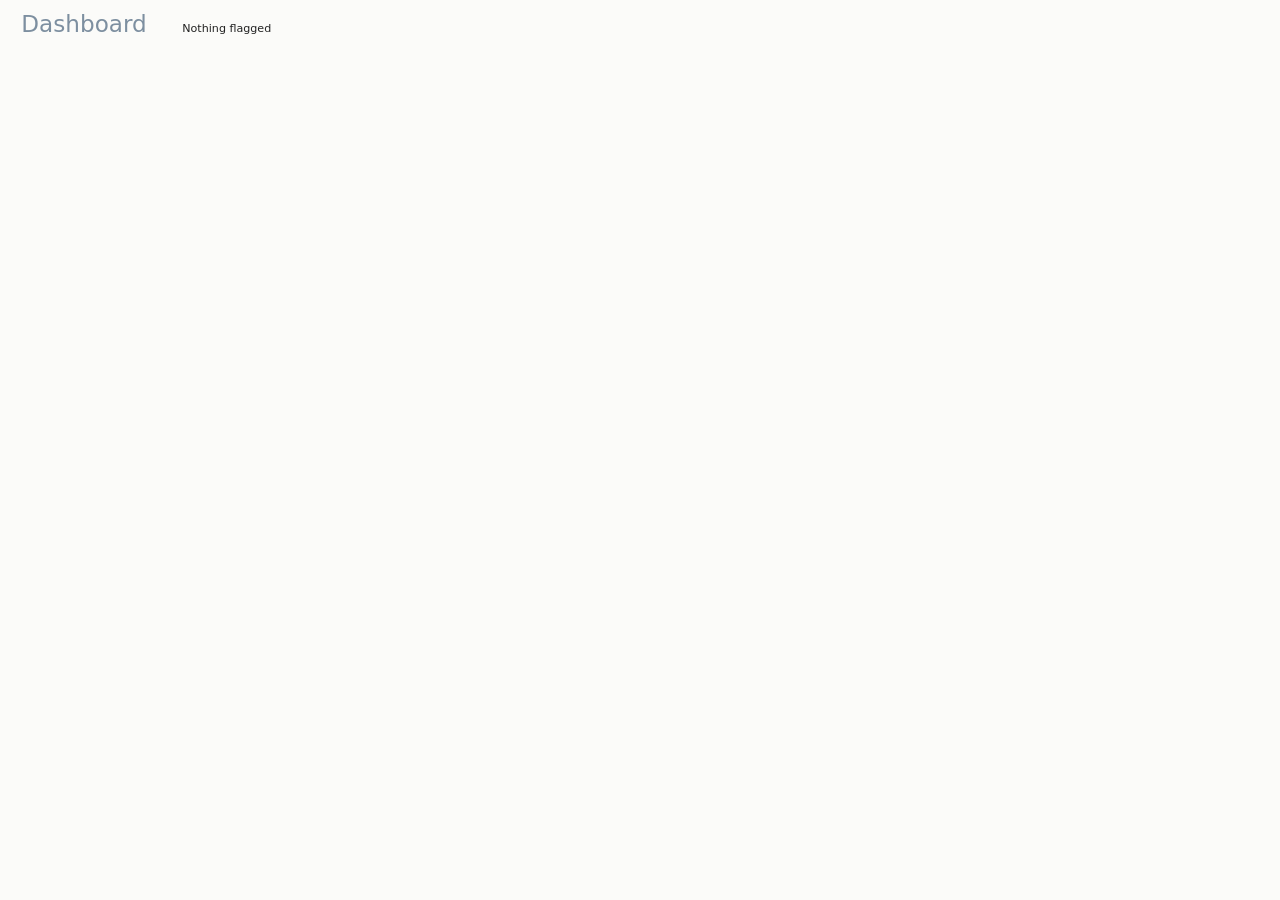
<file: plugins/data-dashboard/skills/data-dashboard/assets/template.html>
<!doctype html>
<html lang="en">
<head>
<meta charset="utf-8">
<meta name="viewport" content="width=device-width, initial-scale=1">
<meta name="dd-viewport" content="1440x800">
<title>Dashboard</title>
<!-- data-dashboard:css 0.2.3 sha256:fcc0f3fcdbae804dbee2d8bdfd70e92e9741672a29fa3b49885df7730fa97c9b -->
<style>
:root {
  --dd-cols: 72;
  --dd-rows: 40;
  --u: min(calc(100vw / var(--dd-cols)), calc(100vh / var(--dd-rows)));
  --dd-font: ui-sans-serif, system-ui, -apple-system, "Segoe UI", Roboto, "Helvetica Neue", Arial, "Liberation Sans", sans-serif;

  --dd-bg: #FBFBF9;
  --dd-ink: #222222;
  --dd-ink-2: #5C5C5C;
  --dd-ink-3: #6B6B6B;
  --dd-accent: #4E6275;
  --dd-title: #7D8FA0;
  --dd-rule: #D5D5D0;
  --dd-axis: #B5B5B5;

  --dd-alert: #A8261E;
  --dd-warn: #DB6A5A;

  --dd-bar: #363636;
  --dd-proj: #7A7A7A;
  --dd-band-0: #ABABAB;
  --dd-band-1: #C2C2C2;
  --dd-band-2: #D6D6D6;
  --dd-band-3: #E0E0E0;
  --dd-band-4: #EAEAEA;
  --dd-fill: #8C8C8C;
  --dd-fill-hi: #4A4A4A;
  --dd-tone-0: #2B2B2B;
  --dd-tone-1: #6E6E6E;
  --dd-tone-2: #8E8E8E;
  --dd-spark: #4D4D4D;
  --dd-norm: #E4E4E1;
  --dd-tint: #EDEDEA;
  --dd-box: #D8D8D6;
  --dd-heat-0: #E3E3E0;
  --dd-heat-1: #E5C6BE;
  --dd-heat-2: #E4A89D;
  --dd-heat-3: #E18A7B;
  --dd-heat-4: #DB6A5A;
}

@media (prefers-color-scheme: dark) {
  :root:not([data-theme="light"]) {
    color-scheme: dark;
    --dd-bg: #1C1C1B;
    --dd-ink: #E8E8E5;
    --dd-ink-2: #A1A19E;
    --dd-ink-3: #90908D;
    --dd-accent: #8FA2B4;
    --dd-title: #627384;
    --dd-rule: #3A3A38;
    --dd-axis: #575755;

    --dd-alert: #EF5B50;
    --dd-warn: #B24B41;

    --dd-bar: #E2E2E2;
    --dd-proj: #8E8E8E;
    --dd-band-0: #616161;
    --dd-band-1: #4D4D4D;
    --dd-band-2: #3F3F3F;
    --dd-band-3: #363636;
    --dd-band-4: #2D2D2D;
    --dd-fill: #767676;
    --dd-fill-hi: #B4B4B4;
    --dd-tone-0: #B8B8B8;
    --dd-tone-1: #8E8E8E;
    --dd-tone-2: #727272;
    --dd-spark: #B0B0B0;
    --dd-norm: #2F2F2D;
    --dd-tint: #282826;
    --dd-box: #3A3A38;
    --dd-heat-0: #2F2F2E;
    --dd-heat-1: #4B3632;
    --dd-heat-2: #673B35;
    --dd-heat-3: #844038;
    --dd-heat-4: #A1433A;
  }
}
:root[data-theme="dark"] {
  color-scheme: dark;
  --dd-bg: #1C1C1B;
  --dd-ink: #E8E8E5;
  --dd-ink-2: #A1A19E;
  --dd-ink-3: #90908D;
  --dd-accent: #8FA2B4;
  --dd-title: #627384;
  --dd-rule: #3A3A38;
  --dd-axis: #575755;

  --dd-alert: #EF5B50;
  --dd-warn: #B24B41;

  --dd-bar: #E2E2E2;
  --dd-proj: #8E8E8E;
  --dd-band-0: #616161;
  --dd-band-1: #4D4D4D;
  --dd-band-2: #3F3F3F;
  --dd-band-3: #363636;
  --dd-band-4: #2D2D2D;
  --dd-fill: #767676;
  --dd-fill-hi: #B4B4B4;
  --dd-tone-0: #B8B8B8;
  --dd-tone-1: #8E8E8E;
  --dd-tone-2: #727272;
  --dd-spark: #B0B0B0;
  --dd-norm: #2F2F2D;
  --dd-tint: #282826;
  --dd-box: #3A3A38;
  --dd-heat-0: #2F2F2E;
  --dd-heat-1: #4B3632;
  --dd-heat-2: #673B35;
  --dd-heat-3: #844038;
  --dd-heat-4: #A1433A;
}

:root[data-dd-layout="column"] { --u: 19.2px; }

html { background: var(--dd-bg); }

.dd-page {
  margin: 0;
  box-sizing: border-box;
  height: 100vh;
  padding: calc(var(--u) * 0.7) calc(var(--u) * 1.2) calc(var(--u) * 0.5);
  display: flex;
  flex-direction: column;
  background: var(--dd-bg);
  color: var(--dd-ink);
  font-family: var(--dd-font);
  font-size: calc(var(--u) * 0.625);
  line-height: 1.3;
  font-variant-numeric: tabular-nums;
  -webkit-font-smoothing: antialiased;
}
.dd-page *, .dd-page *::before, .dd-page *::after { box-sizing: inherit; }
.dd-page a { color: inherit; }

.dd-head {
  display: flex;
  align-items: baseline;
  gap: calc(var(--u) * 1);
  margin-bottom: calc(var(--u) * 0.7);
}
.dd-title {
  margin: 0;
  font-size: calc(var(--u) * 1.3);
  font-weight: 400;
  line-height: 1.1;
  color: var(--dd-title);
}
.dd-asof { margin: 0; color: var(--dd-ink-2); }
.dd-flags { margin: 0; font-size: calc(var(--u) * 0.625); color: var(--dd-ink); }

.dd-grid {
  flex: 1 1 auto;
  min-height: 0;
  display: grid;
  gap: calc(var(--u) * 0.8) calc(var(--u) * 1.6);
  align-content: start;
  align-items: start;
}
.dd-stack { display: flex; flex-direction: column; gap: calc(var(--u) * 0.8); min-width: 0; }
.dd-sec { min-width: 0; }
.dd-sec-title {
  display: flex;
  flex-wrap: wrap;
  align-items: baseline;
  column-gap: 0.4em;
  margin: 0 0 calc(var(--u) * 0.45);
  padding-bottom: calc(var(--u) * 0.15);
  border-bottom: 1px solid var(--dd-rule);
  font-size: calc(var(--u) * 0.75);
  font-weight: 600;
  line-height: 1.2;
  color: var(--dd-accent);
}
.dd-qual { font-size: 0.8em; font-weight: 400; color: var(--dd-ink-2); }
.dd-legend {
  margin-left: auto;
  font-size: calc(var(--u) * 0.55);
  font-weight: 400;
  color: var(--dd-ink-2);
  white-space: nowrap;
}
.dd-sec-title .dd-legend .dd-svg { vertical-align: -0.15em; }

.dd-foot {
  margin-top: auto;
  padding-top: calc(var(--u) * 0.4);
  font-size: calc(var(--u) * 0.55);
  color: var(--dd-ink-2);
}
.dd-foot .dd-title, .dd-foot .dd-asof, .dd-foot .dd-flags { display: inline-block; margin-right: calc(var(--u) * 1); }
.dd-foot .dd-title { white-space: nowrap; }
.dd-head:not(:has(*)) { display: none; }

.dd-sr {
  position: absolute;
  width: 1px;
  height: 1px;
  overflow: hidden;
  clip-path: inset(50%);
  white-space: nowrap;
}

:root[data-dd-layout="column"] .dd-page { height: auto; min-height: 100vh; padding: calc(var(--u) * 0.8); }
:root[data-dd-layout="column"] .dd-head { flex-wrap: wrap; row-gap: calc(var(--u) * 0.2); }
:root[data-dd-layout="column"] .dd-grid, :root[data-dd-layout="column"] .dd-stack { display: block; }
:root[data-dd-layout="column"] .dd-sec { margin-bottom: calc(var(--u) * 1.2); }

.dd-svg { display: block; overflow: hidden; }
.dd-svg.dd-inline { display: inline-block; vertical-align: -0.12em; }
.dd-svg text { font-family: var(--dd-font); font-variant-numeric: tabular-nums; fill: var(--dd-ink); }
.dd-svg text.dd-t2 { fill: var(--dd-ink-2); }
.dd-svg text.dd-t3 { fill: var(--dd-ink-3); }
.dd-svg .dd-crisp, .dd-svg .dd-band, .dd-svg .dd-axis, .dd-svg .dd-rule { shape-rendering: crispEdges; }
.dd-svg .dd-axis { fill: var(--dd-axis); }
.dd-svg .dd-rule { fill: var(--dd-rule); }
.dd-svg .dd-band-0 { fill: var(--dd-band-0); }
.dd-svg .dd-band-1 { fill: var(--dd-band-1); }
.dd-svg .dd-band-2 { fill: var(--dd-band-2); }
.dd-svg .dd-band-3 { fill: var(--dd-band-3); }
.dd-svg .dd-band-4 { fill: var(--dd-band-4); }
.dd-svg .dd-bar, .dd-svg .dd-tgt { fill: var(--dd-bar); }
.dd-svg .dd-proj { fill: var(--dd-proj); }
.dd-svg .dd-break { fill: var(--dd-bg); }
.dd-svg .dd-fill { fill: var(--dd-fill); }
.dd-svg .dd-fill-hi { fill: var(--dd-fill-hi); }
.dd-svg .dd-part-0 { fill: var(--dd-tone-0); }
.dd-svg .dd-part-1 { fill: var(--dd-tone-1); }
.dd-svg .dd-part-2 { fill: var(--dd-tone-2); }
.dd-svg .dd-zero { fill: var(--dd-ink-3); }
.dd-svg .dd-tint { fill: var(--dd-tint); }
.dd-svg .dd-norm { fill: var(--dd-norm); }
.dd-svg .dd-dot-warn { fill: var(--dd-warn); }
.dd-svg .dd-dot-alert { fill: var(--dd-alert); }
.dd-svg .dd-spark { fill: none; stroke: var(--dd-spark); stroke-width: 1.5; stroke-linejoin: round; stroke-linecap: round; }
.dd-svg .dd-pt { fill: var(--dd-spark); }
.dd-svg .dd-line { fill: none; stroke-linejoin: round; stroke-linecap: round; }
.dd-svg .dd-line-0 { stroke: var(--dd-tone-0); stroke-width: 2; }
.dd-svg .dd-line-1 { stroke: var(--dd-tone-1); stroke-width: 1.5; }
.dd-svg .dd-line-2 { stroke: var(--dd-tone-2); stroke-width: 1.5; }
.dd-svg .dd-hit { fill: transparent; }
.dd-svg .dd-whisker { fill: var(--dd-tone-1); }
.dd-svg .dd-box { fill: var(--dd-box); stroke: var(--dd-tone-1); stroke-width: 1; }
.dd-svg .dd-median { fill: var(--dd-tone-0); }
.dd-svg .dd-range { fill: var(--dd-fill); }
.dd-svg .dd-ok-band { fill: var(--dd-norm); }
.dd-svg .dd-ring { fill: none; stroke-width: 1.25; }
.dd-svg .dd-ring-0 { stroke: var(--dd-tone-1); }
.dd-svg .dd-ring-1 { stroke: var(--dd-tone-2); }
.dd-svg .dd-fit { fill: none; stroke: var(--dd-tone-0); stroke-width: 1.5; }
.dd-svg .dd-icon { fill: var(--dd-ink-2); }
.dd-svg .dd-icon-line { fill: none; stroke: var(--dd-ink-2); stroke-width: 1.6; stroke-linecap: round; stroke-linejoin: round; }
.dd-svg .dd-heat-0 { fill: var(--dd-heat-0); }
.dd-svg .dd-heat-1 { fill: var(--dd-heat-1); }
.dd-svg .dd-heat-2 { fill: var(--dd-heat-2); }
.dd-svg .dd-heat-3 { fill: var(--dd-heat-3); }
.dd-svg .dd-heat-4 { fill: var(--dd-heat-4); }
.dd-svg .dd-heat-a { fill: var(--dd-alert); }
.dd-svg text.dd-knock { fill: var(--dd-bg); }

.dd-text { border-collapse: collapse; width: 100%; font-variant-numeric: tabular-nums; }
.dd-text th {
  padding: 0 0.6em 0.2em 0;
  border-bottom: 1px solid var(--dd-rule);
  vertical-align: bottom;
  text-align: left;
  font-size: 0.8em;
  font-weight: 400;
  line-height: 1.15;
  color: var(--dd-ink-3);
}
.dd-text td { padding: 0.12em 0.6em 0.12em 0; vertical-align: baseline; white-space: nowrap; }
.dd-text th:last-child, .dd-text td:last-child { padding-right: 0; }
.dd-text .dd-num { text-align: right; }
.dd-text .dd-rank { width: 1.6em; color: var(--dd-ink-3); }
.dd-text .dd-dotcell { padding: 0 0.4em 0 0; vertical-align: middle; }
.dd-text .dd-dotcell .dd-svg { display: block; }
.dd-text .dd-strong { font-weight: 700; }
.dd-text .dd-wrap { white-space: normal; }
.dd-text .dd-fill-col { width: 100%; max-width: 0; overflow: hidden; text-overflow: ellipsis; }
</style>
<!-- /data-dashboard:css -->
<!-- data-dashboard:page-style -->
<style>
:root { --dd-cols: 72; --dd-rows: 40; }
.dd-grid {
  grid-template-columns: 1fr;
  /* One area per section, the always-important group top left. Few's sales dashboard:
  grid-template-columns: 55fr 39fr;
  grid-template-areas: "key share" "key regions" "products customers"; */
}
</style>
<!-- /data-dashboard:page-style -->
</head>
<body class="dd-page">
<!-- data-dashboard:page -->
<header class="dd-head">
<h1 class="dd-title">Dashboard</h1>
<p class="dd-asof" id="dd-asof"></p>
<p class="dd-flags" id="dd-flags"></p>
</header>
<main class="dd-grid">
<!-- One section per group:
<section class="dd-sec" style="grid-area: key">
<h2 class="dd-sec-title">Key metrics <span class="dd-qual">(year to date)</span><span class="dd-legend" id="key-legend"></span></h2>
<div id="key"></div>
</section>
-->
</main>
<footer class="dd-foot"></footer>
<script type="application/json" id="dd-data">
{"asOf": "", "locale": "en-US", "policy": {"warn": 0.95, "alert": 0.85}, "measures": {}}
</script>
<script type="module">
const dd = DataDashboard
const d = dd.data()
document.querySelector('#dd-asof').textContent = d.asOf ? `Data as of ${dd.asOf(d.asOf, d.tz, d.locale)}` : ''
dd.flags('#dd-flags')
</script>
<!-- /data-dashboard:page -->
<!-- data-dashboard:lib 0.2.3 sha256:b3a029a4f2dad90a08a3c0a5472f0f934eee56499ba872d188c022d4d5cf4ab6 -->
<script>
/* data-dashboard 0.2.3: Stephen Few's dashboard display media, drawn as SVG. MIT license. */
(() => {
'use strict'
const VERSION = '0.2.3'
const POLICY = { warn: 0.95, alert: 0.85 }
const WORD = { good: 'good', ok: 'satisfactory', warn: 'warning', alert: 'critical', none: 'no comparison' }
const DOTC = { warn: 'dd-dot-warn', alert: 'dd-dot-alert' }
const TONES = [[4], [1, 4], [1, 2, 4], [0, 1, 2, 4], [0, 1, 2, 3, 4]]
const END = { 'text-anchor': 'end' }, EDGE = 2
const MID = { 'text-anchor': 'middle' }
const now = { locale: 'en-US', currency: 'USD', policy: POLICY }
const isNum = v => typeof v === 'number' && Number.isFinite(v)
const clamp = (v, a, b) => min(b, max(a, v))
const { round: px, max, min } = Math
const most = (xs, d = 0) => xs.length ? max(...xs) : d
const join = (...xs) => xs.filter(Boolean).join(': ')

class Raw { constructor (s) { this.s = s } toString () { return this.s } }
const esc = s => String(s).replace(/[&<>"']/g, c => '&#' + c.charCodeAt(0) + ';')
function h (tag, attrs, ...kids) {
  let a = ''
  for (const k in attrs) {
    let v = attrs[k]
    if (v == null || v === false) continue
    if (typeof v === 'number') v = px(v * 100) / 100
    a += ` ${k}="${esc(v)}"`
  }
  const body = kids.flat(Infinity).map(k => k == null || k === false ? '' : k instanceof Raw ? k.s : esc(k)).join('')
  return new Raw('<' + tag + a + '>' + body + '</' + tag + '>')
}
const T = (x, y, s, size, cls = 'dd-t', more) => h('text', { x, y, 'font-size': size, class: cls, ...more }, s)
const R = (x, y, w, ht, cls) => h('rect', { x, y, width: max(0, w), height: max(0, ht), class: cls })
const dot = (cx, cy, r, level) => DOTC[level] ? h('circle', { cx, cy, r, class: DOTC[level] + ' dd-mark' }) : null
const LINE = 1.3, DOT = LINE, DOTGAP = 0.4
const alertDot = (cx, cy, fs, level) => dot(cx, cy, fs * DOT / 2, level)
const dotCol = fs => px(fs * (DOT + DOTGAP))
const bold = level => DOTC[level] ? { 'font-weight': 700 } : {}
const row = (level, label, title, kids, key) => h('g', { 'data-dd-level': level, 'data-dd-label': level ? label : null, 'data-dd-key': key }, h('title', {}, title), kids)
const NS = 'http://www.w3.org/2000/svg'
const svg = (W, H, label, kids, cls, style) => String(h('svg', {
  xmlns: NS, width: W, height: H, viewBox: `0 0 ${W} ${H}`,
  role: label == null ? null : 'img', 'aria-label': label, 'aria-hidden': label == null ? 'true' : null, class: 'dd-svg ' + cls, style
}, kids))

const FORMATS = {
  int: { max: 0 },
  dec1: { min: 1, max: 1 },
  usd0: { cur: 1, max: 0 },
  usd0k: { cur: 1, max: 0, div: 1e3, suffix: 'K', say: 'thousand dollars' },
  usd1m: { cur: 1, min: 1, max: 1, div: 1e6, suffix: 'M', say: 'million dollars' },
  pct0: { pct: 1, max: 0 },
  pct1: { pct: 1, min: 1, max: 1 },
  '+pct0': { pct: 1, max: 0, sign: 1 },
  '+pct1': { pct: 1, min: 1, max: 1, sign: 1 }
}
const nfs = new Map()
function spec (s) {
  const f = FORMATS[s || 'int']
  if (!f) throw new Error(`dd.fmt: unknown format "${s}"; use one of ${Object.keys(FORMATS).join(', ')}`)
  return f
}
function number (v, f, digits, currency) {
  const o = {
    style: f.pct ? 'percent' : currency ? 'currency' : 'decimal', currency: now.currency,
    minimumFractionDigits: digits[0], maximumFractionDigits: digits[1], signDisplay: f.sign ? 'exceptZero' : 'auto'
  }
  const key = JSON.stringify([now.locale, o])
  if (!nfs.has(key)) nfs.set(key, new Intl.NumberFormat(now.locale, o))
  return nfs.get(key).format(v / (f.pct ? 1 : f.div || 1)).replace(/-/g, '−')
}
function fmt (v, s, bare) {
  if (!isNum(v)) return '–'
  const f = spec(s)
  return number(v, f, [f.min || 0, f.max], f.cur && !bare) + (bare ? '' : f.suffix || '')
}
const say = (v, s) => spec(s).say && isNum(v) ? `${fmt(v, s, true)} ${spec(s).say}` : fmt(v, s)
function tick (v, s, step) {
  const f = spec(s), d = step / (f.pct ? 0.01 : f.div || 1)
  let n = 0
  while (n < 3 && Math.abs(d * 10 ** n - px(d * 10 ** n)) > 1e-6) n++
  return number(v, f, [n, n], false)
}

function asOf (iso, tz, locale) {
  if (!iso) return ''
  const d = new Date(iso), loc = locale || now.locale
  if (isNaN(d)) return String(iso)
  const o = { weekday: 'short', year: 'numeric', month: 'short', day: 'numeric', hour: 'numeric', minute: '2-digit' }
  if (tz) return new Intl.DateTimeFormat(loc, { ...o, timeZone: tz, timeZoneName: 'short' }).format(d)
  const m = /(?:([+-])(\d\d):?(\d\d)|Z)$/.exec(iso)
  if (!m) return new Intl.DateTimeFormat(loc, { ...o, timeZoneName: 'short' }).format(d)
  const off = m[1] ? (m[1] === '-' ? -1 : 1) * (60 * m[2] + +m[3]) : 0
  const wall = new Intl.DateTimeFormat(loc, { ...o, timeZone: 'UTC' }).format(new Date(+d + off * 6e4))
  return `${wall} ${off ? `UTC${m[1] === '-' ? '−' : '+'}${m[2]}:${m[3]}` : 'UTC'}`
}

function basis (m) {
  for (const kind of ['target', 'forecast', 'prior']) if (isNum(m[kind]) && m[kind] !== 0) return { kind, value: m[kind] }
  return null
}
const pol = (m, policy) => ({ ...POLICY, ...(policy || now.policy), ...m.policy })
const goodness = (r, better) => better === 'down' ? 2 - r : r
const ladder = (g, p) => g >= 1 ? 'good' : g < p.alert ? 'alert' : isNum(p.warn) && g < p.warn ? 'warn' : 'ok'
function breaks (m, policy) {
  if (Array.isArray(m.ranges) && m.ranges.length) return m.ranges
  const b = basis(m), p = pol(m, policy)
  if (!b || m.better === 'in') return null
  return [p.alert, p.warn].filter(isNum).map(x => b.value * goodness(x, m.better))
}

function state (m, policy) {
  const p = pol(m, policy), b = basis(m), proj = isNum(m.projection)
  const v = proj ? m.projection : m.value
  const ratio = b && isNum(v) ? v / b.value : null
  let level = m.state
  if (level != null && !WORD[level]) throw new Error(`dd.state: ${m.label} has state "${level}"; use good, ok, warn or alert`)
  if (level == null) {
    if (!isNum(v)) level = 'none'
    else if (m.better === 'in' && Array.isArray(m.norm)) {
      const [lo, hi] = m.norm
      level = ladder(v < lo ? v / lo : v > hi ? 2 - v / hi : 1, p)
    } else if (Array.isArray(m.ranges) && m.ranges.length) {
      const n = m.ranges.length + 1
      const i = m.ranges.filter(x => m.better === 'down' ? v <= x : v >= x).length
      level = i === 0 ? 'alert' : i === 1 && n > 2 && isNum(p.warn) ? 'warn' : i === n - 1 ? 'good' : 'ok'
    } else level = ratio == null ? 'none' : ladder(goodness(ratio, m.better), p)
  }
  const cmp = m.better === 'in' && Array.isArray(m.norm) ? `normal range ${fmt(m.norm[0], m.format)} to ${fmt(m.norm[1], m.format)}`
    : !b || !isNum(v) ? '' : b.kind === 'prior' ? `${fmt(ratio - 1, '+pct1')} vs. prior`
      : `${proj ? 'projected ' : ''}${fmt(ratio, 'pct0')} of ${b.kind}`
  const text = [`${m.label ?? ''} ${say(m.value, m.format)}`.trim(), cmp, m.note, WORD[level]].filter(Boolean).join(', ')
  return { level, ratio, text }
}

const norm = (m, key) => ({ key, better: 'up', format: 'int', ...m, label: m.label ?? key ?? '' })
function pick (input, keys) {
  if (!keys) return (Array.isArray(input) ? input : Object.values(input || {})).map(m => norm(m, m.key))
  return keys.map(k => {
    if (!input || !input[k]) throw new Error(`dd: no measure "${k}" in the data`)
    return norm(input[k], k)
  })
}
function data (sel = '#dd-data') {
  const el = document.querySelector(sel)
  if (!el) throw new Error(`dd.data: no ${sel} element; add <script type="application/json" id="dd-data">`)
  const d = JSON.parse(el.textContent.trim() || '{}')
  now.locale = d.locale = d.locale || 'en-US'
  now.currency = d.currency || 'USD'
  now.policy = d.policy = { ...POLICY, ...d.policy }
  const ms = d.measures = d.measures || {}
  for (const k of Object.keys(ms)) {
    ms[k] = norm(ms[k], Array.isArray(ms) ? ms[k].key : k)
    ms[k].status = state(ms[k], d.policy)
  }
  return d
}

const estimate = (t, size, weight) => String(t).length * size * (weight > 500 ? 0.6 : 0.55)
let probe
const measurer = font => (t, size, weight = 400) => {
  if (!probe) {
    const s = document.body.appendChild(document.createElementNS(NS, 'svg'))
    s.setAttribute('class', 'dd-sr')
    s.setAttribute('aria-hidden', 'true')
    probe = s.appendChild(document.createElementNS(NS, 'text'))
  }
  probe.setAttribute('style', `font: ${weight} ${size}px ${font}; font-variant-numeric: tabular-nums`)
  probe.textContent = String(t)
  return probe.getComputedTextLength()
}
function env (o) {
  const u = o.u || 20, fs = px(u * 1.25) / 2
  return {
    u, fs, sm: max(9, px(fs * 1.6) / 2), W: max(60, Math.floor(o.width || 400)),
    tw: o.measure || estimate, policy: o.policy, gap: px(fs * 0.8)
  }
}
function clip (t, w, size, weight, tw) {
  t = String(t ?? '')
  if (tw(t, size, weight) <= w) return t
  let lo = 0, hi = t.length
  while (lo < hi) {
    const m = (lo + hi + 1) >> 1
    if (tw(t.slice(0, m) + '…', size, weight) <= w) lo = m; else hi = m - 1
  }
  return t.slice(0, lo).trimEnd() + '…'
}
const mid = size => size * 0.35

function lin (d0, d1, r0, r1) {
  const f = v => r0 + (v - d0) / ((d1 - d0) || 1) * (r1 - r0)
  f.d = [d0, d1]
  return f
}
function nice (lo, hi, n = 5) {
  if (!(hi > lo)) hi = lo + (Math.abs(lo) || 1)
  const raw = (hi - lo) / n, p = 10 ** Math.floor(Math.log10(raw)), r = raw / p
  const step = (r <= 1 ? 1 : r <= 2 ? 2 : r <= 2.5 ? 2.5 : r <= 5 ? 5 : 10) * p
  const ticks = []
  for (let t = Math.floor(lo / step + 1e-9) * step; t <= Math.ceil(hi / step - 1e-9) * step + step / 2; t += step) {
    ticks.push(+(px(t / step) * step).toPrecision(12))
  }
  return { lo: ticks[0], hi: ticks[ticks.length - 1], step, ticks }
}
function fixed ([lo, hi], n) {
  const t = nice(lo, hi, n)
  return { ...t, lo, hi, ticks: t.ticks.filter(v => v >= lo - 1e-9 && v <= hi + 1e-9) }
}
function scaleFor (lo, hi, span, f, e, exact, vertical) {
  let best = null
  for (let n = 1; n <= 7; n++) {
    const t = exact ? fixed([lo, hi], n) : nice(lo, hi, n)
    const room = vertical ? e.sm * 1.6 : most(t.ticks.map(v => e.tw(tick(v, f, t.step), e.sm))) + e.sm
    const fits = t.ticks.length < 2 || room <= span * t.step / (t.hi - t.lo)
    if (fits && t.ticks.length <= 7 && (!best || t.hi - t.lo < best.hi - best.lo - 1e-9 || (t.hi - t.lo <= best.hi - best.lo + 1e-9 && t.ticks.length > best.ticks.length))) best = t
  }
  return best || (exact ? fixed([lo, hi], 1) : nice(lo, hi, 1))
}
function axisX (sc, t, y, f, e, line = true, len = px(e.fs * 0.35)) {
  const [x0, x1] = sc.d.map(v => px(sc(v)))
  return [line ? R(x0, y, x1 - x0 + 1, 1, 'dd-axis') : null, t.ticks.map(v => {
    const x = px(sc(v)), s = tick(v, f, t.step), w = e.tw(s, e.sm) / 2
    const anchor = x - w < 0 ? 'start' : x + w > e.W ? 'end' : 'middle'
    return [R(x, y, 1, len, 'dd-axis'), T(anchor === 'start' ? 0 : anchor === 'end' ? e.W : x + 0.5, y + len + e.sm, s, e.sm, 'dd-t3', { 'text-anchor': anchor })]
  })]
}
const axisH = e => px(e.fs * 0.35) + e.sm + 6
const yWidth = (t, f, e) => Math.ceil(most(t.ticks.map(v => e.tw(tick(v, f, t.step), e.sm)))) + 8
const axisY = (sy, t, x0, y0, y1, f, e) => [R(x0, y0, 1, y1 - y0 + 1, 'dd-axis'),
  t.ticks.map(v => [R(x0 - 4, px(sy(v)), 4, 1, 'dd-axis'), T(x0 - 6, px(sy(v)) + mid(e.sm), tick(v, f, t.step), e.sm, 'dd-t3', END)])]

function bandsOf (m, policy, d0, d1) {
  if (m.better === 'in' && Array.isArray(m.norm)) return [[d0, m.norm[0], 1], [m.norm[0], m.norm[1], 4], [m.norm[1], d1, 1]]
  const br = breaks(m, policy)
  if (!br) return []
  const edges = m.better === 'down' ? [d1, ...br, d0] : [d0, ...br, d1]
  return TONES[min(br.length, 4)].map((t, i) => [edges[i], edges[i + 1], t])
}
function bulletMarks (m, policy, sc, y, b, fs, target = true) {
  const [d0, d1] = sc.d, out = [], X = v => px(sc(clamp(v, d0, d1)))
  for (const [a, c, t] of bandsOf(m, policy, d0, d1)) {
    const x0 = X(min(a, c)), x1 = X(max(a, c))
    if (x1 > x0) out.push(R(x0, y, x1 - x0, b, 'dd-band dd-band-' + t))
  }
  const bh = max(3, px(b / 3)), by = y + px((b - bh) / 2), v = m.value, zero = d0 <= 0 && d1 >= 0
  if (isNum(v) && zero) {
    const z = X(0), x = X(v), top = max(v, isNum(m.projection) ? m.projection : v)
    out.push(R(min(z, x), by, Math.abs(x - z), bh, 'dd-bar dd-mark dd-crisp'))
    if (top > v) out.push(R(x, by, X(top) - x, bh, 'dd-proj dd-crisp'))
    if (top > d1) out.push(R(X(d1) - 5, by - 1, 2, bh + 2, 'dd-break dd-crisp'))
    if (v < d0) out.push(R(X(d0) + 3, by - 1, 2, bh + 2, 'dd-break dd-crisp'))
  } else if (isNum(v)) {
    out.push(h('circle', { cx: sc(clamp(v, d0, d1)), cy: y + b / 2, r: max(bh, fs * 0.5) / 2, class: 'dd-bar dd-mark' }))
  }
  if (target && isNum(m.target) && m.target >= d0 && m.target <= d1) {
    const w = zero ? max(2, px(bh / 3)) : 1, th = px(b * 0.7)
    out.push(R(px(sc(m.target) - w / 2), y + px((b - th) / 2), w, th, 'dd-tgt dd-mark dd-crisp'))
  }
  return out
}
function ownScale (m, span, e) {
  if (Array.isArray(m.domain)) return scaleFor(m.domain[0], m.domain[1], span, m.format, e, true)
  const xs = [m.value, m.target, m.projection, m.forecast, m.prior, ...(m.ranges || []), ...(m.norm || [])].filter(isNum)
  return scaleFor(min(0, ...xs), most(xs, 1) * 1.05, span, m.format, e)
}

function sparkMarks (m, st, x, y, w, ht, o = {}) {
  const hs = (m.history || []).filter(isNum)
  if (!hs.length) return []
  const band = o.norm !== false && Array.isArray(m.norm) ? m.norm : null
  let lo = min(...hs), hi = max(...hs)
  if (hi === lo) { lo -= 1; hi += 1 }
  const pad = 2.5, sy = lin(lo, hi, y + ht - pad, y + pad), Y = v => v <= lo ? y + ht : v >= hi ? y : px(sy(v))
  const sx = i => hs.length === 1 ? x + w - pad : x + pad + i * (w - 2 * pad) / (hs.length - 1)
  const leaves = band && hs.some(v => v < band[0] || v > band[1])
  const out = leaves && Y(band[0]) > Y(band[1]) ? [R(x, Y(band[1]), w, Y(band[0]) - Y(band[1]), 'dd-norm dd-crisp')] : []
  if (hs.length > 1) out.push(h('path', { d: 'M' + hs.map((v, i) => `${sx(i).toFixed(1)},${sy(v).toFixed(1)}`).join('L'), class: 'dd-spark dd-mark' }))
  const end = [sx(hs.length - 1), sy(hs[hs.length - 1])], flag = o.endDot === 'always' || (o.endDot !== 'none' && DOTC[st.level])
  if (flag && DOTC[st.level]) out.push(dot(...end, 2.5, st.level))
  else if (flag || hs.length === 1) out.push(h('circle', { cx: end[0], cy: end[1], r: 2, class: 'dd-pt dd-mark' }))
  return out
}

const SCALES = ['pctTarget', 'shared', 'own']
function table (input, o) {
  const e = env(o), { fs, sm, W, tw, gap } = e, mode = o.scale || 'pctTarget'
  if (!SCALES.includes(mode)) throw new Error(`dd.table: scale "${mode}" is unknown; use ${SCALES.join(', ')}`)
  const rows = pick(input, o.rows), cols = new Set(o.cols || ['spark', 'alert', 'label', 'graph', 'value'])
  const head = o.head, hw = k => head && head[k] ? tw(head[k], sm) : 0, len = v => typeof v === 'string' ? parseFloat(v) : v * e.u
  const pct = mode === 'pctTarget', units = rows.some(m => m.units), lh = px(fs * LINE)
  const sts = rows.map(m => state(m, e.policy)), vals = rows.map(m => fmt(m.value, m.format))
  const sw = cols.has('spark') ? clamp(px(W * 0.26), 7 * lh, 10 * lh) : 0
  const dw = cols.has('alert') ? dotCol(fs) : 0
  const vw = cols.has('value') ? Math.ceil(most([...vals.map(t => tw(t, fs, 700)), hw('value'), o.valueWidth ? len(o.valueWidth) : 0])) : 0
  const lw = !cols.has('label') ? 0 : o.labelWidth ? px(len(o.labelWidth))
    : Math.ceil(clamp(most([...rows.map(m => max(tw(m.label, fs), m.units ? tw(m.units, sm) : 0)), hw('label')]), 4 * fs, W * 0.24))
  const xl = (sw ? max(sw, hw('spark')) + gap : 0) + dw, gx0 = xl + (lw ? lw + gap : 0), gx1 = W - (vw ? vw + gap : 0)
  const b = px(fs * 1.04), tk = px(fs * 0.35), graph = cols.has('graph') && gx1 - gx0 > fs * 3, own = mode === 'own' && graph
  const asc = px(fs * 1.05), text = asc + (units ? px(sm * LINE) : 0) + px(fs * 0.3)
  const pitch = max(px(fs * (units ? 2.3 : 1.8)), own ? max(text, b + tk + sm + 4) + px(fs * 0.6) : 0)
  const ruleY = head ? px(sm * 1.45) : 0, top = head ? ruleY + px(fs * 0.35) : 0
  const ratio = m => {
    const bs = basis(m)
    if (!bs) return null
    const k = bs.value, div = a => a && a.map(x => x / k)
    return { ...m, target: undefined, forecast: undefined, prior: undefined, [bs.kind]: 1, value: m.value / k, projection: isNum(m.projection) ? m.projection / k : undefined, ranges: div(m.ranges), norm: div(m.norm) }
  }
  const rs = pct ? rows.map(ratio) : mode === 'shared' ? rows : [], f = pct ? 'pct0' : rows.length ? rows[0].format : 'int'
  const xs = rs.filter(Boolean).flatMap(r => [r.value, r.projection, r.target, r.forecast, r.prior]).filter(isNum)
  const line = pct ? 1 : rows.length && rows.every(m => isNum(m.target) && m.target === rows[0].target) ? rows[0].target : null
  const foot = rs.length && graph ? (o.domain ? scaleFor(o.domain[0], o.domain[1], gx1 - gx0, f, e, true) : scaleFor(min(0, ...xs), pct ? max(1.5, ...xs) : most(xs, 1) * 1.05, gx1 - gx0, f, e)) : null
  const sc = foot && lin(foot.lo, foot.hi, gx0, gx1)
  const kids = []
  if (head) {
    const hy = ruleY - px(sm * 0.4)
    kids.push(R(0, ruleY, W, 1, 'dd-rule'), head.spark && sw ? T(0, hy, head.spark, sm, 'dd-t3') : null,
      head.label && lw ? T(xl, hy, clip(head.label, lw, sm, 400, tw), sm, 'dd-t3') : null, head.graph && graph ? T(gx0, hy, clip(head.graph, W - hw('value') - gap - gx0, sm, 400, tw), sm, 'dd-t3') : null,
      head.value && vw ? T(W - EDGE, hy, head.value, sm, 'dd-t3', END) : null)
  }
  rows.forEach((m, i) => {
    const st = sts[i], y0 = top + i * pitch
    const by = own ? y0 + asc - px(mid(fs) + b / 2) : px(y0 + (pitch - b) / 2)
    const cy = by + b / 2, lb = own ? y0 + asc : m.units ? cy - px(fs * 0.12) : cy + mid(fs), g = []
    if (sw) g.push(sparkMarks(m, st, 0, px(cy - lh / 2), sw, lh, o))
    if (dw) g.push(alertDot(xl - fs * (DOTGAP + DOT / 2), cy, fs, st.level))
    if (lw) g.push(T(xl, lb, clip(m.label, lw, fs, 400, tw), fs), m.units ? T(xl, lb + px(sm * LINE), clip(m.units, lw, sm, 400, tw), sm, 'dd-t2') : null)
    if (rs[i] && sc) g.push(bulletMarks(rs[i], e.policy, sc, by, b, fs, line == null))
    if (own) {
      const t = ownScale(m, gx1 - gx0, e), s = lin(t.lo, t.hi, gx0, gx1)
      g.push(bulletMarks(m, e.policy, s, by, b, fs), axisX(s, t, by + b, m.format, { ...e, W: gx1 }, false))
    }
    if (vw) g.push(T(W - EDGE, cy + mid(fs), vals[i], fs, 'dd-t', { ...END, ...bold(st.level) }))
    const extra = [isNum(m.target) && `target ${fmt(m.target, m.format)}`, isNum(m.projection) && `projection ${fmt(m.projection, m.format)}`]
    kids.push(row(st.level, m.label, [st.text, ...extra].filter(Boolean).join('; '), g, m.key))
  })
  let H = top + rows.length * pitch
  if (sc) {
    const ay = H + 3, y = top + px((pitch - b) / 2) - 3
    if (line != null && foot.lo <= line && foot.hi >= line) kids.push(R(px(sc(line)) - 1, y, 2, ay - y, 'dd-tgt dd-mark dd-crisp'))
    if (o.axis !== false) { kids.push(axisX(sc, foot, ay, f, e)); H = ay + axisH(e) }
  }
  return svg(W, H, join(o.title, sts.map(s => s.text).join('; ')), kids, 'dd-table')
}

function bullet (input, o) {
  const e = env(o), { fs, sm, W, tw, gap } = e
  const ms = (Array.isArray(input) ? input : [input]).map(m => norm(m, m.key)), sts = ms.map(m => state(m, e.policy))
  const b = px(e.u * 1.4), tk = px(b * 0.22), pitch = px(b * 2.35), lg = px(b * 0.45)
  const vals = ms.map(m => fmt(m.value, m.format)), dw = dotCol(fs)
  const lw = Math.ceil(clamp(most(ms.map(m => max(tw(m.label, fs, 600), m.units ? tw(m.units, sm) : 0))), 3 * fs, W * 0.35))
  const vw = o.value === false ? 0 : Math.ceil(most(vals.map(t => tw(t, fs, 700)))) + gap
  const x0 = dw + lw + lg, x1 = min(W - vw - px(fs), x0 + 13 * b), right = x1 + px(fs) + vw
  const kids = ms.map((m, i) => {
    const st = sts[i], y = i * pitch + 1, cy = y + b / 2, t = ownScale({ ...m, domain: m.domain || o.domain }, x1 - x0, e)
    const sc = lin(t.lo, t.hi, x0, x1)
    return row(st.level, m.label, st.text, [alertDot(fs * DOT / 2, cy, fs, st.level),
      T(x0 - lg, m.units ? cy - px(fs * 0.1) : cy + mid(fs), clip(m.label, lw, fs, 600, tw), fs, 'dd-t', { ...END, 'font-weight': 600 }),
      m.units ? T(x0 - lg, cy + px(sm * 1.2), clip(m.units, lw, sm, 400, tw), sm, 'dd-t2', END) : null,
      bulletMarks(m, e.policy, sc, y, b, fs), axisX(sc, t, y + b, m.format, { ...e, W: x1 + fs }, false, tk),
      vw ? T(right - EDGE, cy + mid(fs), vals[i], fs, 'dd-t', { ...END, ...bold(st.level) }) : null], m.key)
  })
  return svg(right, (ms.length - 1) * pitch + b + tk + sm + 6, sts.map(s => s.text).join('; '), kids, 'dd-bullet')
}

function spark (input, o) {
  const e = env(o), { fs, gap } = e, m = norm(input, input.key), st = state(m, e.policy), ht = px(fs * LINE)
  const val = fmt(m.value, m.format), vw = e.tw(val, fs, 700), text = o.text !== false
  const tw = text ? vw + gap + e.tw(m.label, fs) : 0
  const w = px(clamp(e.W - (text ? tw + gap : 0), ht * 4, ht * 10)), y = ht / 2 + mid(fs)
  return svg(Math.ceil(text ? w + gap + tw : w), ht, st.text, row(st.level, m.label, st.text, [sparkMarks(m, st, 0, 0, w, ht, o),
    text ? [T(w + gap, y, val, fs, 'dd-t', { 'font-weight': 700 }), T(w + gap * 2 + vw, y, m.label, fs, 'dd-t2')] : null], m.key), 'dd-spark-svg')
}

function frame (e, labels, cols, dots, top = 0) {
  const { fs, W, tw, gap } = e, slot = px(fs * 1.8), dw = dots ? dotCol(fs) : 0
  const lw = Math.ceil(clamp(most(labels.map(l => tw(l, fs, 600))), 2 * fs, W * 0.34))
  const cw = cols.map(c => Math.ceil(most(c.map(t => tw(t, fs, 700)))))
  const x0 = dw + lw + gap, x1 = W - cw.reduce((a, w) => a + w + gap, 0) - px(fs * 0.6)
  const ends = cw.map((w, k) => x1 + px(fs * 0.6) + cw.slice(0, k + 1).reduce((a, c) => a + c + gap, 0))
  const cy = i => top + i * slot + slot / 2
  const cells = (i, level, hi) => [dw ? alertDot(fs * DOT / 2, cy(i), fs, level) : null,
    T(dw, cy(i) + mid(fs), clip(labels[i], lw, fs, hi ? 600 : 400, tw), fs, 'dd-t', { 'font-weight': hi ? 600 : null }),
    cols.map((c, k) => T(ends[k] - EDGE, cy(i) + mid(fs), c[i], fs, k ? 'dd-t2' : 'dd-t', { ...END, ...(k ? {} : bold(level)) }))]
  return { x0, x1, slot, cy, cells, H: top + labels.length * slot }
}
function sortRows (rows, how) {
  const others = r => r.others || /^all others?$/i.test(r.label)
  const list = how === 'none' ? rows.slice() : rows.slice().sort((a, b) => how === 'asc' ? a.value - b.value : b.value - a.value)
  return list.filter(r => !others(r)).concat(list.filter(others))
}
function barRows (rows, o, sortDefault) {
  const hi = r => typeof o.highlight === 'function' ? !!o.highlight(r) : o.highlight != null ? r.label === o.highlight : !!r.highlight
  return sortRows(rows.map(r => norm({ format: o.format || 'int', ...r }, r.key)), o.sort || sortDefault)
    .map(r => ({ ...r, hi: hi(r), st: basis(r) || r.state ? state(r, o.policy) : null }))
}
function zeroScale (o, xs, span, f, e, vertical) {
  if (!o.domain) return scaleFor(min(0, ...xs) * 1.04, max(0, ...xs) * 1.04, span, f, e, true, vertical)
  if (o.domain[0] > 0 || o.domain[1] < 0) throw new Error('dd: bars start at zero (mistake 8); give a domain that includes 0, or use dd.bullet, which draws a marker on a scale that does not')
  return scaleFor(o.domain[0], o.domain[1], span, f, e, true, vertical)
}
const level = r => r.st ? r.st.level : null
function bars (input, o) {
  if (o.orient === 'v') return barsV(input, o)
  const e = env(o), { fs } = e, rows = barRows(input, o, 'desc'), f = o.format || 'int'
  const total = rows.reduce((s, r) => s + (r.value > 0 ? r.value : 0), 0)
  const vals = rows.map(r => fmt(r.value, f)), pcts = o.pctTotal ? rows.map(r => fmt(r.value / total, 'pct0')) : null
  const F = frame(e, rows.map(r => r.label), [o.values === false ? null : vals, pcts].filter(Boolean), rows.some(r => r.st))
  const t = zeroScale(o, rows.flatMap(r => [r.value, r.target]).filter(isNum), F.x1 - F.x0, f, e)
  const sc = lin(t.lo, t.hi, F.x0, F.x1), X = v => px(sc(clamp(v, t.lo, t.hi))), z = X(0), bh = px(F.slot * 0.56)
  const kids = rows.map((r, i) => {
    const cy = F.cy(i), by = px(cy - bh / 2), x = X(r.value)
    return row(level(r), r.label, r.st ? r.st.text : `${r.label} ${vals[i]}${pcts ? `, ${pcts[i]} of total` : ''}`, [F.cells(i, level(r), r.hi),
      isNum(r.value) ? R(min(z, x), by, Math.abs(x - z), bh, (r.hi ? 'dd-fill-hi' : 'dd-fill') + ' dd-mark dd-crisp') : null,
      isNum(r.target) ? R(X(r.target) - 1, px(cy - bh * 0.8), 2, px(bh * 1.6), 'dd-tgt dd-mark dd-crisp') : null], r.key)
  })
  kids.push(R(z, 0, 1, F.H, t.lo < 0 ? 'dd-zero dd-crisp' : 'dd-axis'))
  if (o.axis !== false) kids.push(axisX(sc, t, F.H + 2, f, e))
  return svg(e.W, F.H + (o.axis !== false ? axisH(e) + 2 : 0), join(o.title, rows.map((r, i) => r.st ? r.st.text : `${r.label} ${vals[i]}`).join('; ')), kids, 'dd-bars')
}
function barsV (input, o) {
  const e = env(o), { fs, sm, W, tw } = e, rows = barRows(input, o, 'none'), f = o.format || 'int'
  const H = px((o.height || 8) * e.u), vals = rows.map(r => fmt(r.value, f))
  const dh = rows.some(r => r.st) ? px(fs * DOT) + 2 : 0
  const y0 = dh + px(sm * 1.6), y1 = H - px(sm * (rows.some(r => r.value < 0) ? 3.2 : 1.8))
  const t = zeroScale(o, rows.flatMap(r => [r.value, r.target]).filter(isNum), y1 - y0, f, e, true), x0 = yWidth(t, f, e)
  const sy = lin(t.lo, t.hi, y1, y0), Y = v => px(sy(clamp(v, t.lo, t.hi))), zy = Y(0)
  const slot = (W - 2 - x0) / max(1, rows.length), bw = max(2, px(slot * 0.56))
  const kids = [axisY(sy, t, x0 - 1, y0, y1, f, e)]
  rows.forEach((r, i) => {
    const cx = x0 + slot * (i + 0.5), y = Y(r.value), lv = level(r)
    kids.push(row(lv, r.label, r.st ? r.st.text : `${r.label} ${vals[i]}`, [
      isNum(r.value) ? R(px(cx - bw / 2), min(y, zy), bw, Math.abs(zy - y), (r.hi ? 'dd-fill-hi' : 'dd-fill') + ' dd-mark dd-crisp') : null,
      isNum(r.target) ? R(px(cx - bw * 0.8), Y(r.target) - 1, px(bw * 1.6), 2, 'dd-tgt dd-mark dd-crisp') : null,
      T(cx, r.value < 0 ? y + sm + 2 : min(y, zy) - 4, vals[i], sm, 'dd-t2', { ...MID, ...bold(lv) }),
      T(cx, H - 4, clip(r.label, slot - 2, sm, 400, tw), sm, 'dd-t3', MID), alertDot(cx, fs * DOT / 2 + 1, fs, lv)], r.key))
  })
  kids.push(R(x0, zy, W - 2 - x0, 1, t.lo < 0 ? 'dd-zero dd-crisp' : 'dd-axis'))
  return svg(W, H, join(o.title, rows.map((r, i) => `${r.label} ${vals[i]}`).join('; ')), kids, 'dd-bars')
}

function stacked (input, o) {
  const e = env(o), { fs, sm, tw, gap } = e, parts = o.parts || ['actual', 'pipeline'], tk = o.target || 'target', f = o.format || 'int'
  if (parts.length > 3) throw new Error('dd.stacked: at most three parts; fold the rest into one')
  if (o.alertWhen && o.alertWhen !== 'sumBelowTarget') throw new Error(`dd.stacked: alertWhen "${o.alertWhen}" is unknown; use "sumBelowTarget"`)
  const names = o.names || parts.map(k => k[0].toUpperCase() + k.slice(1))
  const rows = input.map(r => {
    const vs = parts.map(k => isNum(r[k]) ? max(0, r[k]) : 0), sum = vs.reduce((a, b) => a + b, 0), short = isNum(r[tk]) && sum < r[tk]
    const m = norm({ label: r.label, value: sum, target: r[tk], format: f, note: o.alertWhen && short ? 'short even if all closes' : null })
    if (o.alertWhen) m.state = short ? 'alert' : 'good'
    return { r, vs, st: state(m, e.policy), shown: fmt(o.value === 'sum' ? sum : vs[0], f), sum }
  })
  const top = px(sm * 1.9), F = frame(e, rows.map(x => x.r.label), [rows.map(x => x.shown)], true, top)
  const t = scaleFor(0, most(rows.flatMap(x => [x.sum, x.r[tk]]).filter(isNum), 1) * 1.04, F.x1 - F.x0, f, e, true)
  const sc = lin(t.lo, t.hi, F.x0, F.x1), bh = px(F.slot * 0.56), s = px(sm * 0.75), kids = []
  let kx = F.x0
  names.concat(rows.some(x => isNum(x.r[tk])) ? ['Target'] : []).forEach((n, i) => {
    kids.push(i < parts.length ? R(kx, sm * 1.2 - s, s, s, `dd-part-${i}`) : R(kx + 2, sm * 1.2 - s - 1, 2, s + 2, 'dd-tgt'), T(kx + s + 4, sm * 1.2, n, sm, 'dd-t2'))
    kx += s + 4 + tw(n, sm) + gap
  })
  rows.forEach((x, i) => {
    const cy = F.cy(i), by = px(cy - bh / 2)
    let acc = 0
    const segs = x.vs.map((v, k) => { const a = px(sc(acc)); acc += v; return R(a, by, px(sc(acc)) - a, bh, `dd-part-${k} dd-mark dd-crisp`) })
    kids.push(row(x.st.level, x.r.label, `${x.st.text}; ${names.map((n, j) => `${n} ${fmt(x.vs[j], f)}`).join(', ')}`, [F.cells(i, x.st.level), segs,
      isNum(x.r[tk]) ? R(px(sc(x.r[tk])) - 1, px(cy - bh * 0.8), 2, px(bh * 1.6), 'dd-tgt dd-mark dd-crisp') : null], x.r.key))
  })
  kids.push(R(px(sc(0)), top, 1, F.H - top, 'dd-axis'))
  if (o.axis !== false) kids.push(axisX(sc, t, F.H + 2, f, e))
  return svg(e.W, F.H + (o.axis !== false ? axisH(e) + 2 : 0), rows.map(x => x.st.text).join('; '), kids, 'dd-stacked')
}

function spread (ys, gap, lo, hi) {
  const o = ys.map((y, i) => ({ y, i })).sort((a, b) => a.y - b.y)
  for (let k = 1; k < o.length; k++) o[k].y = max(o[k].y, o[k - 1].y + gap)
  for (let k = o.length - 1; k >= 0; k--) o[k].y = max(lo, min(o[k].y, k === o.length - 1 ? hi : o[k + 1].y - gap))
  return o.sort((a, b) => a.i - b.i).map(a => a.y)
}
function line (input, o) {
  const e = env(o), { fs, sm, W, tw } = e, X = input.x || [], S = (input.series || []).slice(0, 3)
  const H = px((o.height || 7) * e.u), dev = !!o.deviation, f = o.format || (dev ? '+pct0' : 'int')
  const n = max(X.length, most(S.map(s => s.values.length)))
  const all = S.flatMap(s => s.values).filter(isNum).concat(dev ? [0] : [])
  const y0 = px(sm * 0.8), y1 = H - px(sm * 1.9)
  const t = scaleFor(...(o.domain || [min(...all), max(...all)]), y1 - y0, f, e, !!o.domain, true)
  const ends = S.map(s => s.name || '').concat(dev ? [o.refLabel || 'Target'] : [])
  const x0 = yWidth(t, f, e), x1 = W - (o.endLabels === false ? 4 : Math.ceil(most(ends.map(s => tw(s, sm)))) + 8)
  const sx = i => x0 + (n < 2 ? (x1 - x0) / 2 : i * (x1 - x0) / (n - 1)), sy = lin(t.lo, t.hi, y1, y0)
  const kids = [dev && t.lo < 0 ? R(x0, px(sy(0)), x1 - x0, px(sy(t.lo)) - px(sy(0)), 'dd-tint dd-crisp') : null,
    axisY(sy, t, x0, y0, y1, f, e), R(x0, y1, x1 - x0 + 1, 1, 'dd-axis'), dev ? R(x0, px(sy(0)), x1 - x0, 1, 'dd-zero dd-crisp') : null]
  const lw = most(X.map(x => tw(x, sm))) + sm, every = max(1, Math.ceil(n / max(1, Math.floor((x1 - x0) / lw))))
  X.forEach((x, i) => {
    if (i % every && (i !== n - 1 || sx(i) - sx(i - (i % every)) < lw)) return
    kids.push(R(px(sx(i)), y1, 1, 4, 'dd-axis'), T(sx(i), y1 + 5 + sm, x, sm, 'dd-t3', i === 0 && sx(i) < lw / 2 ? {} : MID))
  })
  const lastY = S.map((s, k) => {
    let d = '', pen = false
    s.values.forEach((v, i) => { if (isNum(v)) { d += `${pen ? 'L' : 'M'}${sx(i).toFixed(1)},${sy(v).toFixed(1)}`; pen = true } else pen = false })
    kids.push(h('path', { d, class: `dd-line dd-line-${s.emphasis ?? k} dd-mark` }), s.values.map((v, i) => isNum(v)
      ? h('circle', { cx: sx(i), cy: sy(v), r: 4, class: 'dd-hit' }, h('title', {}, `${s.name || ''} ${X[i] ?? i}: ${fmt(v, f)}`.trim())) : null))
    const li = s.values.map(isNum).lastIndexOf(true)
    return li < 0 ? y1 : sy(s.values[li])
  })
  if (o.endLabels !== false) {
    spread(dev ? lastY.concat(sy(0)) : lastY, sm * 1.15, y0 + sm * 0.4, y1).forEach((y, k) => kids.push(T(x1 + 6, y + mid(sm), ends[k], sm, k < S.length ? 'dd-t2' : 'dd-t3')))
  }
  const desc = S.map(s => { const v = s.values.filter(isNum); return `${s.name || 'series'} from ${fmt(v[0], f)} to ${fmt(v[v.length - 1], f)}` })
  return svg(W, H, join(o.title, desc.join('; ')), kids, 'dd-line-svg')
}

function quartiles (vs) {
  const s = vs.filter(isNum).sort((a, b) => a - b)
  const q = p => { const i = (s.length - 1) * p, a = Math.floor(i); return s[a] + (s[Math.ceil(i)] - s[a]) * (i - a) }
  return { min: s[0], q1: q(0.25), median: q(0.5), q3: q(0.75), max: s[s.length - 1] }
}
function box (input, o) {
  const e = env(o), f = o.format || 'int'
  const gs = input.map(g => ({ ...g, ...(g.values ? quartiles(g.values) : {}), band: g.band || o.band, st: g.state ? state(g, o.policy) : null }))
  const F = frame(e, gs.map(g => g.label), [], gs.some(g => g.st)), bh = px(F.slot * 0.5)
  const xs = gs.flatMap(g => [g.min, g.max, ...(g.band || [])]).filter(isNum)
  const t = scaleFor(...(o.domain || [min(0, ...xs), most(xs, 1) * 1.04]), F.x1 - F.x0, f, e, true)
  const sc = lin(t.lo, t.hi, F.x0, F.x1), X = v => px(sc(clamp(v, t.lo, t.hi)))
  const kids = gs.map((g, i) => {
    const cy = F.cy(i), by = px(cy - bh / 2), sum = ['min', 'q1', 'median', 'q3', 'max'].filter(k => isNum(g[k])).map(k => `${k} ${fmt(g[k], f)}`)
    const said = g.st && [g.label, g.note, WORD[g.st.level]].filter(Boolean).join(', ')
    return row(g.st && g.st.level, g.label, [said, `${g.label}: ${sum.join(', ')}`].filter(Boolean).join('; '), [g.band ? R(X(g.band[0]), px(cy - F.slot * 0.42), X(g.band[1]) - X(g.band[0]), px(F.slot * 0.84), 'dd-ok-band dd-band') : null,
      F.cells(i, g.st && g.st.level), o.range ? R(X(g.min), by, X(g.max) - X(g.min), bh, 'dd-range dd-mark dd-crisp')
        : [R(X(g.min), px(cy), X(g.max) - X(g.min), 1, 'dd-whisker dd-mark dd-crisp'), R(X(g.q1) + 0.5, by + 0.5, X(g.q3) - X(g.q1) - 1, bh - 1, 'dd-box dd-mark')],
      isNum(g.median) ? R(X(g.median) - 1, by - 2, 2, bh + 4, 'dd-median dd-mark dd-crisp') : null], g.key)
  })
  if (o.axis !== false) kids.push(axisX(sc, t, F.H + 2, f, e))
  return svg(e.W, F.H + (o.axis !== false ? axisH(e) + 2 : 0), join(o.title, gs.map(g => `${g.label} median ${fmt(g.median, f)}, ${fmt(g.min, f)} to ${fmt(g.max, f)}`).join('; ')), kids, 'dd-box-svg')
}

function scatter (input, o) {
  const e = env(o), { fs, sm, W, tw } = e, fx = o.formatX || 'int', fy = o.formatY || 'int'
  const sets = (Array.isArray(input) ? [{ name: o.name || '', points: input }] : input.sets).slice(0, 2)
  const H = px((o.height || 8) * e.u), pts = sets.flatMap(s => s.points), xs = pts.map(p => p.x), ys = pts.map(p => p.y)
  const top = px(sm * (o.yLabel ? 1.8 : 0.8)), bottom = H - px(sm * (o.xLabel ? 3.3 : 1.9))
  const ty = scaleFor(min(...ys), max(...ys), bottom - top, fy, e, false, true), x0 = yWidth(ty, fy, e)
  const x1 = W - Math.ceil(most(sets.map(s => tw(s.name || '', sm)))) - 8, tx = scaleFor(min(...xs), max(...xs), x1 - x0, fx, e)
  const sx = lin(tx.lo, tx.hi, x0, x1), sy = lin(ty.lo, ty.hi, bottom, top), r = max(3, fs * 0.3)
  const kids = [axisY(sy, ty, x0, top, bottom, fy, e), axisX(sx, tx, bottom, fx, e),
    o.yLabel ? T(x0, px(sm * 0.95), o.yLabel, sm, 'dd-t2') : null, o.xLabel ? T(x1, H - 3, o.xLabel, sm, 'dd-t2', END) : null]
  const taken = [], free = (x, y, w) => {
    const box = [x, y - sm * 0.75, x + w, y + sm * 0.2]
    if (box[0] < 0 || box[2] > W || taken.some(b => box[0] < b[2] && b[0] < box[2] && box[1] < b[3] && b[1] < box[3])) return false
    taken.push(box)
    return true
  }
  const fits = sets.map(s => {
    const n = s.points.length, mx = s.points.reduce((a, p) => a + p.x, 0) / n, my = s.points.reduce((a, p) => a + p.y, 0) / n
    const sxx = s.points.reduce((a, p) => a + (p.x - mx) ** 2, 0)
    if (o.fit === false || n < 2 || !sxx) return null
    const slope = s.points.reduce((a, p) => a + (p.x - mx) * (p.y - my), 0) / sxx, at = x => my + slope * (x - mx)
    const a = min(...s.points.map(p => p.x)), b = max(...s.points.map(p => p.x)), ly = clamp(sy(at(b)), top + sm, bottom) + mid(sm)
    if (s.name) free(sx(b) + 6, ly, tw(s.name, sm))
    return { a, b, at, ly }
  })
  sets.forEach((s, k) => {
    const f = fits[k]
    kids.push(s.points.map(p => h('circle', { cx: sx(p.x), cy: sy(p.y), r, class: `dd-ring dd-ring-${k} dd-mark` }, h('title', {}, `${p.label ? p.label + ': ' : ''}${fmt(p.x, fx)}, ${fmt(p.y, fy)}`))))
    if (f) kids.push(h('path', { d: `M${sx(f.a).toFixed(1)},${sy(f.at(f.a)).toFixed(1)}L${sx(f.b).toFixed(1)},${sy(f.at(f.b)).toFixed(1)}`, class: `dd-line dd-line-${k} dd-mark` }),
      s.name ? T(sx(f.b) + 6, f.ly, s.name, sm, 'dd-t2') : null)
    if (o.labels) {
      s.points.forEach(p => taken.push([sx(p.x) - r, sy(p.y) - r, sx(p.x) + r, sy(p.y) + r]))
      kids.push(s.points.filter(p => p.label).map(p => {
        const w = tw(p.label, sm), x = sx(p.x), y = sy(p.y), away = f && y > sy(f.at(p.x)) ? 1 : -1
        const spot = [[x + 1, away > 0 ? y + r + sm : y - r - 3], [x + r + 3, y + mid(sm)], [x - r - 3 - w, y + mid(sm)], [x + 1, away > 0 ? y - r - 3 : y + r + sm]].find(([a, b]) => free(a, b, w))
        return spot ? T(spot[0], spot[1], p.label, sm, 'dd-t2') : null
      }))
    }
  })
  return svg(W, H, join(o.title, sets.map(s => `${s.name || 'points'}, ${s.points.length} points`).join('; ')), kids, 'dd-scatter')
}

// Squarify's rows for these sizes in a w × h box. Each row runs along the shorter side of what is left (a column
// when the box is wider than tall) and takes items while that keeps them nearer square.
function rowsOf (sizes, w, h) {
  const k = w * h / (sizes.reduce((a, b) => a + b, 0) || 1), rows = []
  const worst = (sum, hi, lo, side) => max(side * side * hi / (sum * sum), sum * sum / (side * side * lo))
  for (let i = 0; i < sizes.length;) {
    const side = min(w, h)
    let j = i + 1, sum = sizes[i] * k, hi = sum, lo = sum
    for (; j < sizes.length; j++) {
      const a = sizes[j] * k
      if (worst(sum + a, max(hi, a), min(lo, a), side) > worst(sum, hi, lo, side)) break
      sum += a; hi = max(hi, a); lo = min(lo, a)
    }
    rows.push({ n: j - i, col: w >= h })
    if (w >= h) w -= sum / side; else h -= sum / side
    i = j
  }
  return rows
}
function squarify (sizes, x, y, w, h, rows = rowsOf(sizes, w, h)) {
  const k = w * h / (sizes.reduce((a, b) => a + b, 0) || 1), out = []
  let i = 0
  for (const { n, col } of rows) {
    const row = sizes.slice(i, i + n), thick = row.reduce((a, b) => a + b, 0) * k / (col ? h : w)
    let at = col ? y : x
    for (const s of row) {
      const len = s * k / thick
      out.push(col ? { x, y: at, w: thick, h: len } : { x: at, y, w: len, h: thick })
      at += len
    }
    if (col) { x += thick; w -= thick } else { y += thick; h -= thick }
    i += n
  }
  return out
}
const HEAT = { ok: 1, warn: 3 }
function heat (m, st, policy) {
  if (st.level === 'alert') return 'a'
  if (!HEAT[st.level]) return 0
  const t = m.better === 'in' || !isNum(st.ratio) ? NaN : (1 - goodness(st.ratio, m.better)) / (1 - pol(m, policy).alert)
  return t > 0 && t < 1 ? 1 + min(3, Math.floor(t * 4)) : HEAT[st.level]
}
function treemap (input, o) {
  const e = env(o), { fs, sm, W, tw } = e, H = px((o.height || 10) * e.u)
  const grouped = input.some(g => Array.isArray(g.children))
  if (grouped && !input.every(g => Array.isArray(g.children))) throw new Error('dd.treemap: give every top-level entry children, or none')
  const cell = r => {
    if (r.children) throw new Error('dd.treemap: one level of grouping; fold the deeper levels into their groups')
    const m = norm(r, r.key), st = state(m, e.policy)
    return { m, st, size: isNum(r.size) ? r.size : m.value, heat: heat(m, st, e.policy) }
  }
  const groups = (grouped ? input : [{ children: input }]).map(g => {
    const cells = g.children.map(cell).filter(c => c.size > 0).sort((a, b) => b.size - a.size)
    return { label: g.label, cells, total: cells.reduce((s, c) => s + c.size, 0) }
  }).filter(g => g.total > 0).sort((a, b) => b.total - a.total)
  const gap = 1, gg = grouped ? max(2, px(fs * 0.4)) : 0, strip = grouped ? px(sm * 1.5) : 0, pad = max(2, px(sm * 0.3)), pitch = px(sm * 1.25)
  const sum = groups.reduce((s, g) => s + g.total, 0), WH = (W + gg) * (H + gg)
  const head = b => b.h - gg >= 2 * strip ? strip : 0, inner = b => max(0, b.w - gg) * max(0, b.h - gg - head(b))
  // A group's box also holds its header strip and gaps, which cost the most in a small group. Size each box as if square,
  // area − edge·√area + corner = k·total, and let squarify choose the rows from those areas. Then, with the rows held,
  // grow each box by what its strip and gaps cost until every inner area is its share; letting squarify choose the
  // rows again on each pass would jump between arrangements and never converge.
  const edge = strip + 2 * gg, corner = gg * (strip + gg), need = k => groups.map(g => ((edge + Math.sqrt(max(0, edge * edge - 4 * corner + 4 * k * g.total))) / 2) ** 2)
  let lo = 0, hi = WH / sum
  for (let n = 0; n < 40; n++) { const k = (lo + hi) / 2; if (need(k).reduce((a, b) => a + b, 0) > WH) hi = k; else lo = k }
  let weights = need(lo), best = null
  const rows = rowsOf(weights, W + gg, H + gg)
  for (let n = 0; n < 40 && !(best?.err < 1e-6); n++) {
    const boxes = squarify(weights, 0, 0, W + gg, H + gg, rows), ins = boxes.map(inner), k = ins.reduce((a, b) => a + b, 0) / sum
    const err = max(...groups.map((g, i) => Math.abs(ins[i] / (k * g.total) - 1)))
    if (!best || err < best.err) best = { boxes, err }
    weights = groups.map((g, i) => g.total + (boxes[i].w * boxes[i].h - ins[i]) / k)
  }
  const kids = groups.map((g, i) => {
    const b = best.boxes[i], top = head(b), x0 = px(b.x), y0 = px(b.y), x1 = px(b.x + b.w) - gg, y1 = px(b.y + b.h) - gg
    const name = top && x1 > x0 ? clip(g.label ?? '', x1 - x0, sm, 600, tw) : ''
    const rs = x1 > x0 && y1 > y0 + top ? squarify(g.cells.map(c => c.size), x0, y0 + top, x1 - x0 + gap, y1 - y0 - top + gap) : []
    return h('g', { class: 'dd-tm-group' }, name && name !== '…' ? T(x0, y0 + top - px(sm * 0.45), name, sm, 'dd-t2', { 'font-weight': 600 }) : null, rs.map((r, j) => {
      const c = g.cells[j], m = c.m, st = c.st, cx = px(r.x), cy = px(r.y), w = px(r.x + r.w) - cx - gap, ht = px(r.y + r.h) - cy - gap
      const val = fmt(m.value, m.format), cls = c.heat === 'a' ? 'dd-knock' : 'dd-t', base = cy + pad + px(sm * 0.95)
      const one = tw(m.label, sm) + 2 * pad <= w && 2 * pad + pitch <= ht, two = one && tw(val, sm, DOTC[st.level] ? 700 : 400) + 2 * pad <= w && 2 * pad + 2 * pitch <= ht
      const title = [st.text, isNum(m.target) && `target ${fmt(m.target, m.format)}`, c.size !== m.value && `${o.sizeLabel || 'size'} ${fmt(c.size, o.sizeFormat || m.format)}`]
      return row(st.level, m.label, title.filter(Boolean).join('; '), [R(cx, cy, w, ht, `dd-heat-${c.heat} dd-crisp${c.heat === 'a' ? ' dd-mark' : ''}`),
        one ? T(cx + pad, base, m.label, sm, cls) : null, two ? T(cx + pad, base + pitch, val, sm, cls, bold(st.level)) : null], m.key)
    }))
  })
  return svg(W, H, join(o.title, groups.map(g => (g.label ? `${g.label}: ` : '') + g.cells.map(c => c.st.text).join('; ')).join('. ')), kids, 'dd-treemap')
}

function text (rows, o) {
  const cols = (o.cols || Object.keys(rows[0] || {})).map(c => typeof c === 'string' ? (([key, format, label]) => ({ key, format, label }))(c.split(':')) : c)
  const sts = rows.map(r => r.state || basis(r) ? state(norm(r), o.policy) : null), dots = sts.some(Boolean)
  const numeric = c => c.format || rows.some(r => isNum(r[c.key]))
  const cls = (...xs) => xs.filter(Boolean).join(' ') || null, fill = o.stretch == null ? cols.find(c => !numeric(c)) : cols.find(c => c.key === o.stretch)
  if (o.stretch != null && !fill) throw new Error(`dd.text: stretch "${o.stretch}" names no column; use one of ${cols.map(c => c.key).join(', ')}`)
  const lines = s => String(s).split('\n').map(l => h('span', { style: 'display:block' }, l))
  return String(h('table', { class: 'dd-text', 'aria-label': o.title || null },
    h('thead', {}, h('tr', {}, o.rank ? h('th', { class: 'dd-num dd-rank' }) : null, dots ? h('th', { class: 'dd-dotcell', style: `width:${dotCol(env(o).fs)}px` }) : null,
      cols.map(c => h('th', { class: cls(numeric(c) && 'dd-num') }, lines(c.label ?? c.key))))),
    h('tbody', {}, rows.map((r, i) => {
      const lv = sts[i] && sts[i].level
      return h('tr', { 'data-dd-level': lv, 'data-dd-label': lv ? r[cols[0].key] : null, 'data-dd-key': r.key, title: sts[i] && sts[i].text },
        o.rank ? h('td', { class: 'dd-num dd-rank' }, i + 1) : null,
        dots ? h('td', { class: 'dd-dotcell' }, new Raw(DOTC[lv] ? alert(lv, o) : '')) : null,
        cols.map(c => h('td', { class: cls(numeric(c) && 'dd-num', c === fill && 'dd-fill-col', c === fill && c.wrap && 'dd-wrap', DOTC[lv] && 'dd-strong'), title: c === fill ? r[c.key] : null },
          c.format ? fmt(r[c.key], c.format) : isNum(r[c.key]) ? fmt(r[c.key]) : r[c.key] ?? '')))
    }))))
}

const ICONS = {
  up: 'M.5,.12L.92,.85L.08,.85Z', down: 'M.5,.88L.92,.15L.08,.15Z',
  check: 'M.2,.5L.42,.8L.8,.2', x: 'M.2,.2L.8,.8M.8,.2L.2,.8', asterisk: 'M.5,.18L.5,.82M.22,.34L.78,.66M.22,.66L.78,.34'
}
function icon (kind, o, label, cls) {
  const fs = env(o).fs, s = px(fs), d = fs * DOT
  if (cls && !ICONS[kind]) throw new Error(`dd: icon "${kind}" is unknown; use ${Object.keys(ICONS).join(', ')}`)
  if (cls) return svg(s, s, label, h('path', { d: ICONS[kind].replace(/[\d.]+/g, v => +(v * s).toFixed(2)), class: cls }), 'dd-inline')
  return svg(d, d, label, alertDot(d / 2, d / 2, fs, kind), 'dd-inline', `vertical-align: ${+(mid(1) - DOT / 2).toFixed(2)}em`)
}
const alert = (level, o = {}) => icon(level, o, WORD[level] || level)
const trend = (dir, o = {}) => icon(dir, o, `trend ${dir}`, (o.bad ? 'dd-dot-alert' : 'dd-icon') + ' dd-mark')
const mark = (kind, o = {}) => icon(kind, o, kind, 'dd-icon-line')
function legend (items, o) {
  const e = env(o), { fs, tw, gap } = e, ht = px(fs * LINE), cy = ht / 2, s = px(fs * 0.75), kids = []
  let x = 0
  for (const it of items) {
    const k = it.mark, bar = k === 'bar' || k === 'projection', w = k === 'dot' ? px(fs * DOT) : bar || k === 'line' ? px(s * 1.6) : k === 'target' ? 4 : s
    const th = bar ? max(3, px(s / 3)) : k === 'line' ? 2 : k === 'target' ? s + 2 : s
    const cls = { bar: 'dd-bar', projection: 'dd-proj', target: 'dd-tgt', band: `dd-band dd-band-${it.tone ?? 2}`, fill: 'dd-fill', highlight: 'dd-fill-hi', part: `dd-part-${it.tone ?? 0}`, line: `dd-part-${it.tone ?? 0}`, heat: `dd-heat-${it.tone ?? 0}` }[k]
    kids.push(k === 'dot' ? alertDot(x + w / 2, cy, fs, it.level || 'alert') : cls ? R(x + (k === 'target' ? 1 : 0), px(cy - th / 2), k === 'target' ? 2 : w, th, cls) : null,
      T(x + w + 4, cy + mid(fs), it.label, fs, 'dd-t2'))
    x += w + 4 + tw(it.label, fs) + gap
  }
  return svg(Math.ceil(x - gap), ht, items.map(i => i.label).join(', '), kids, 'dd-inline')
}

const RANK = { warn: 1, alert: 2 }
function flagged (root = document) {
  const rows = new Map()
  for (const el of root.querySelectorAll('[data-dd-level]')) {
    const level = el.getAttribute('data-dd-level'), id = el.getAttribute('data-dd-key') || el, was = rows.get(id)
    if (!was || (RANK[level] || 0) > (RANK[was.level] || 0)) rows.set(id, { level, label: el.getAttribute('data-dd-label') || '' })
  }
  const out = { total: rows.size, alert: [], warn: [] }
  for (const r of rows.values()) if (RANK[r.level]) out[r.level].push(r.label)
  return out
}
function flags (rows, o) {
  const parts = ['alert', 'warn'].map(lv => [lv, (rows[lv] || []).length]).filter(([, n]) => n)
  if (!parts.length) return String(h('span', {}, 'Nothing flagged'))
  const fs = env(o).fs, d = Math.ceil(fs * 0.7), pip = lv => new Raw(svg(d, d, null, dot(d / 2, d / 2, fs * 0.35, lv), 'dd-inline', 'vertical-align: 0'))
  const said = (lv, n) => `${n} ${lv === 'alert' ? 'critical' : n === 1 ? 'warning' : 'warnings'}`
  return String(h('span', { title: parts.map(([lv]) => `${WORD[lv][0].toUpperCase()}${WORD[lv].slice(1)}: ${rows[lv].join(', ')}`).join('. ') },
    parts.map(([lv, n], i) => [i ? ' · ' : null, pip(lv), ' ', said(lv, n)])))
}

const ro = typeof ResizeObserver === 'function' && new ResizeObserver(es => es.forEach(en => en.target.ddRender && en.target.ddRender()))
const counters = new Set()
let recounting = false
const recount = () => {
  if (recounting || !counters.size) return
  recounting = true
  queueMicrotask(() => { recounting = false; counters.forEach(el => el.ddRender(true)) })
}
const mount = (name, draw) => (target, input, o = {}) => {
  const el = typeof target === 'string' ? document.querySelector(target) : target
  if (!el) throw new Error(`dd.${name}: nothing on the page matches ${target}`)
  let last = ''
  el.ddRender = force => {
    const cs = getComputedStyle(el), u = parseFloat(cs.fontSize) / 0.625, width = el.clientWidth, key = width + ' ' + u
    if (key === last && !force) return
    last = key
    el.innerHTML = draw(input, { ...o, width, u, measure: measurer(cs.fontFamily) })
    if (!counters.has(el)) recount()
  }
  el.classList.add('dd-mount')
  el.ddRender()
  if (ro) ro.observe(el)
  return el
}
function layout () {
  const doc = document.documentElement
  const cols = parseFloat(getComputedStyle(doc).getPropertyValue('--dd-cols')) || 72
  doc.dataset.ddLayout = innerWidth / cols * 0.625 < 11 ? 'column' : 'grid'
}

const media = { table, bullet, spark, bars, stacked, line, box, scatter, treemap, text, legend, alert, trend, mark }
function fmtIn (v, s, locale) {
  const was = now.locale
  now.locale = locale || was
  try { return fmt(v, s) } finally { now.locale = was }
}
const api = { version: VERSION, fmt: fmtIn, asOf, state, data, flagged, svg: {} }
for (const [k, f] of Object.entries(media)) {
  api.svg[k] = (input, o) => f(input, o || {})
  api[k] = mount(k, f)
}
api.svg.flags = (rows, o) => flags(rows, o || {})
api.flags = (target, o) => {
  const el = mount('flags', (_, opts) => flags(flagged(), opts))(target, null, o)
  counters.add(el)
  return el
}
const INSTEAD = { pie: 'dd.bars with pctTotal', donut: 'dd.bars with pctTotal', gauge: 'dd.bullet', radar: 'dd.bars', area: 'dd.line, or dd.stacked for parts of a whole' }
for (const [k, use] of Object.entries(INSTEAD)) {
  api[k] = api.svg[k] = () => { throw new Error(`dd.${k}: a Few dashboard draws no ${k} charts (mistake 5); use ${use}`) }
}
globalThis.DataDashboard = Object.freeze(api)

if (typeof document !== 'undefined') {
  layout()
  addEventListener('resize', () => {
    layout()
    document.querySelectorAll('.dd-mount').forEach(el => el.ddRender && el.ddRender())
  })
}
})()
</script>
<!-- /data-dashboard:lib -->
</body>
</html>
</file>
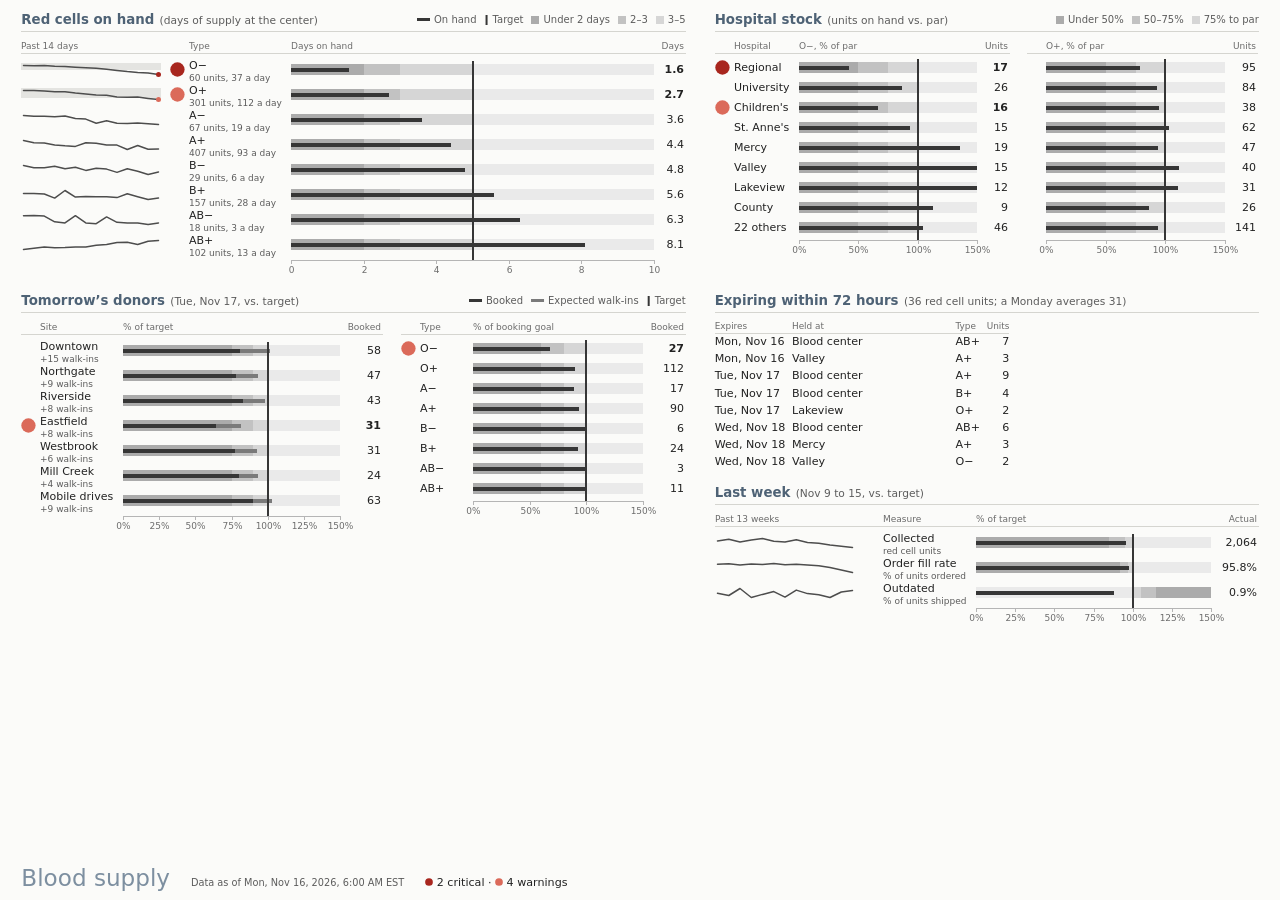
<file: plugins/data-dashboard/skills/data-dashboard/assets/example/blood-supply.html>
<!doctype html>
<html lang="en">
<head>
<meta charset="utf-8">
<meta name="viewport" content="width=device-width, initial-scale=1">
<meta name="dd-viewport" content="1440x800">
<title>Blood supply</title>
<!-- data-dashboard:css 0.2.3 sha256:fcc0f3fcdbae804dbee2d8bdfd70e92e9741672a29fa3b49885df7730fa97c9b -->
<style>
:root {
  --dd-cols: 72;
  --dd-rows: 40;
  --u: min(calc(100vw / var(--dd-cols)), calc(100vh / var(--dd-rows)));
  --dd-font: ui-sans-serif, system-ui, -apple-system, "Segoe UI", Roboto, "Helvetica Neue", Arial, "Liberation Sans", sans-serif;

  --dd-bg: #FBFBF9;
  --dd-ink: #222222;
  --dd-ink-2: #5C5C5C;
  --dd-ink-3: #6B6B6B;
  --dd-accent: #4E6275;
  --dd-title: #7D8FA0;
  --dd-rule: #D5D5D0;
  --dd-axis: #B5B5B5;

  --dd-alert: #A8261E;
  --dd-warn: #DB6A5A;

  --dd-bar: #363636;
  --dd-proj: #7A7A7A;
  --dd-band-0: #ABABAB;
  --dd-band-1: #C2C2C2;
  --dd-band-2: #D6D6D6;
  --dd-band-3: #E0E0E0;
  --dd-band-4: #EAEAEA;
  --dd-fill: #8C8C8C;
  --dd-fill-hi: #4A4A4A;
  --dd-tone-0: #2B2B2B;
  --dd-tone-1: #6E6E6E;
  --dd-tone-2: #8E8E8E;
  --dd-spark: #4D4D4D;
  --dd-norm: #E4E4E1;
  --dd-tint: #EDEDEA;
  --dd-box: #D8D8D6;
  --dd-heat-0: #E3E3E0;
  --dd-heat-1: #E5C6BE;
  --dd-heat-2: #E4A89D;
  --dd-heat-3: #E18A7B;
  --dd-heat-4: #DB6A5A;
}

@media (prefers-color-scheme: dark) {
  :root:not([data-theme="light"]) {
    color-scheme: dark;
    --dd-bg: #1C1C1B;
    --dd-ink: #E8E8E5;
    --dd-ink-2: #A1A19E;
    --dd-ink-3: #90908D;
    --dd-accent: #8FA2B4;
    --dd-title: #627384;
    --dd-rule: #3A3A38;
    --dd-axis: #575755;

    --dd-alert: #EF5B50;
    --dd-warn: #B24B41;

    --dd-bar: #E2E2E2;
    --dd-proj: #8E8E8E;
    --dd-band-0: #616161;
    --dd-band-1: #4D4D4D;
    --dd-band-2: #3F3F3F;
    --dd-band-3: #363636;
    --dd-band-4: #2D2D2D;
    --dd-fill: #767676;
    --dd-fill-hi: #B4B4B4;
    --dd-tone-0: #B8B8B8;
    --dd-tone-1: #8E8E8E;
    --dd-tone-2: #727272;
    --dd-spark: #B0B0B0;
    --dd-norm: #2F2F2D;
    --dd-tint: #282826;
    --dd-box: #3A3A38;
    --dd-heat-0: #2F2F2E;
    --dd-heat-1: #4B3632;
    --dd-heat-2: #673B35;
    --dd-heat-3: #844038;
    --dd-heat-4: #A1433A;
  }
}
:root[data-theme="dark"] {
  color-scheme: dark;
  --dd-bg: #1C1C1B;
  --dd-ink: #E8E8E5;
  --dd-ink-2: #A1A19E;
  --dd-ink-3: #90908D;
  --dd-accent: #8FA2B4;
  --dd-title: #627384;
  --dd-rule: #3A3A38;
  --dd-axis: #575755;

  --dd-alert: #EF5B50;
  --dd-warn: #B24B41;

  --dd-bar: #E2E2E2;
  --dd-proj: #8E8E8E;
  --dd-band-0: #616161;
  --dd-band-1: #4D4D4D;
  --dd-band-2: #3F3F3F;
  --dd-band-3: #363636;
  --dd-band-4: #2D2D2D;
  --dd-fill: #767676;
  --dd-fill-hi: #B4B4B4;
  --dd-tone-0: #B8B8B8;
  --dd-tone-1: #8E8E8E;
  --dd-tone-2: #727272;
  --dd-spark: #B0B0B0;
  --dd-norm: #2F2F2D;
  --dd-tint: #282826;
  --dd-box: #3A3A38;
  --dd-heat-0: #2F2F2E;
  --dd-heat-1: #4B3632;
  --dd-heat-2: #673B35;
  --dd-heat-3: #844038;
  --dd-heat-4: #A1433A;
}

:root[data-dd-layout="column"] { --u: 19.2px; }

html { background: var(--dd-bg); }

.dd-page {
  margin: 0;
  box-sizing: border-box;
  height: 100vh;
  padding: calc(var(--u) * 0.7) calc(var(--u) * 1.2) calc(var(--u) * 0.5);
  display: flex;
  flex-direction: column;
  background: var(--dd-bg);
  color: var(--dd-ink);
  font-family: var(--dd-font);
  font-size: calc(var(--u) * 0.625);
  line-height: 1.3;
  font-variant-numeric: tabular-nums;
  -webkit-font-smoothing: antialiased;
}
.dd-page *, .dd-page *::before, .dd-page *::after { box-sizing: inherit; }
.dd-page a { color: inherit; }

.dd-head {
  display: flex;
  align-items: baseline;
  gap: calc(var(--u) * 1);
  margin-bottom: calc(var(--u) * 0.7);
}
.dd-title {
  margin: 0;
  font-size: calc(var(--u) * 1.3);
  font-weight: 400;
  line-height: 1.1;
  color: var(--dd-title);
}
.dd-asof { margin: 0; color: var(--dd-ink-2); }
.dd-flags { margin: 0; font-size: calc(var(--u) * 0.625); color: var(--dd-ink); }

.dd-grid {
  flex: 1 1 auto;
  min-height: 0;
  display: grid;
  gap: calc(var(--u) * 0.8) calc(var(--u) * 1.6);
  align-content: start;
  align-items: start;
}
.dd-stack { display: flex; flex-direction: column; gap: calc(var(--u) * 0.8); min-width: 0; }
.dd-sec { min-width: 0; }
.dd-sec-title {
  display: flex;
  flex-wrap: wrap;
  align-items: baseline;
  column-gap: 0.4em;
  margin: 0 0 calc(var(--u) * 0.45);
  padding-bottom: calc(var(--u) * 0.15);
  border-bottom: 1px solid var(--dd-rule);
  font-size: calc(var(--u) * 0.75);
  font-weight: 600;
  line-height: 1.2;
  color: var(--dd-accent);
}
.dd-qual { font-size: 0.8em; font-weight: 400; color: var(--dd-ink-2); }
.dd-legend {
  margin-left: auto;
  font-size: calc(var(--u) * 0.55);
  font-weight: 400;
  color: var(--dd-ink-2);
  white-space: nowrap;
}
.dd-sec-title .dd-legend .dd-svg { vertical-align: -0.15em; }

.dd-foot {
  margin-top: auto;
  padding-top: calc(var(--u) * 0.4);
  font-size: calc(var(--u) * 0.55);
  color: var(--dd-ink-2);
}
.dd-foot .dd-title, .dd-foot .dd-asof, .dd-foot .dd-flags { display: inline-block; margin-right: calc(var(--u) * 1); }
.dd-foot .dd-title { white-space: nowrap; }
.dd-head:not(:has(*)) { display: none; }

.dd-sr {
  position: absolute;
  width: 1px;
  height: 1px;
  overflow: hidden;
  clip-path: inset(50%);
  white-space: nowrap;
}

:root[data-dd-layout="column"] .dd-page { height: auto; min-height: 100vh; padding: calc(var(--u) * 0.8); }
:root[data-dd-layout="column"] .dd-head { flex-wrap: wrap; row-gap: calc(var(--u) * 0.2); }
:root[data-dd-layout="column"] .dd-grid, :root[data-dd-layout="column"] .dd-stack { display: block; }
:root[data-dd-layout="column"] .dd-sec { margin-bottom: calc(var(--u) * 1.2); }

.dd-svg { display: block; overflow: hidden; }
.dd-svg.dd-inline { display: inline-block; vertical-align: -0.12em; }
.dd-svg text { font-family: var(--dd-font); font-variant-numeric: tabular-nums; fill: var(--dd-ink); }
.dd-svg text.dd-t2 { fill: var(--dd-ink-2); }
.dd-svg text.dd-t3 { fill: var(--dd-ink-3); }
.dd-svg .dd-crisp, .dd-svg .dd-band, .dd-svg .dd-axis, .dd-svg .dd-rule { shape-rendering: crispEdges; }
.dd-svg .dd-axis { fill: var(--dd-axis); }
.dd-svg .dd-rule { fill: var(--dd-rule); }
.dd-svg .dd-band-0 { fill: var(--dd-band-0); }
.dd-svg .dd-band-1 { fill: var(--dd-band-1); }
.dd-svg .dd-band-2 { fill: var(--dd-band-2); }
.dd-svg .dd-band-3 { fill: var(--dd-band-3); }
.dd-svg .dd-band-4 { fill: var(--dd-band-4); }
.dd-svg .dd-bar, .dd-svg .dd-tgt { fill: var(--dd-bar); }
.dd-svg .dd-proj { fill: var(--dd-proj); }
.dd-svg .dd-break { fill: var(--dd-bg); }
.dd-svg .dd-fill { fill: var(--dd-fill); }
.dd-svg .dd-fill-hi { fill: var(--dd-fill-hi); }
.dd-svg .dd-part-0 { fill: var(--dd-tone-0); }
.dd-svg .dd-part-1 { fill: var(--dd-tone-1); }
.dd-svg .dd-part-2 { fill: var(--dd-tone-2); }
.dd-svg .dd-zero { fill: var(--dd-ink-3); }
.dd-svg .dd-tint { fill: var(--dd-tint); }
.dd-svg .dd-norm { fill: var(--dd-norm); }
.dd-svg .dd-dot-warn { fill: var(--dd-warn); }
.dd-svg .dd-dot-alert { fill: var(--dd-alert); }
.dd-svg .dd-spark { fill: none; stroke: var(--dd-spark); stroke-width: 1.5; stroke-linejoin: round; stroke-linecap: round; }
.dd-svg .dd-pt { fill: var(--dd-spark); }
.dd-svg .dd-line { fill: none; stroke-linejoin: round; stroke-linecap: round; }
.dd-svg .dd-line-0 { stroke: var(--dd-tone-0); stroke-width: 2; }
.dd-svg .dd-line-1 { stroke: var(--dd-tone-1); stroke-width: 1.5; }
.dd-svg .dd-line-2 { stroke: var(--dd-tone-2); stroke-width: 1.5; }
.dd-svg .dd-hit { fill: transparent; }
.dd-svg .dd-whisker { fill: var(--dd-tone-1); }
.dd-svg .dd-box { fill: var(--dd-box); stroke: var(--dd-tone-1); stroke-width: 1; }
.dd-svg .dd-median { fill: var(--dd-tone-0); }
.dd-svg .dd-range { fill: var(--dd-fill); }
.dd-svg .dd-ok-band { fill: var(--dd-norm); }
.dd-svg .dd-ring { fill: none; stroke-width: 1.25; }
.dd-svg .dd-ring-0 { stroke: var(--dd-tone-1); }
.dd-svg .dd-ring-1 { stroke: var(--dd-tone-2); }
.dd-svg .dd-fit { fill: none; stroke: var(--dd-tone-0); stroke-width: 1.5; }
.dd-svg .dd-icon { fill: var(--dd-ink-2); }
.dd-svg .dd-icon-line { fill: none; stroke: var(--dd-ink-2); stroke-width: 1.6; stroke-linecap: round; stroke-linejoin: round; }
.dd-svg .dd-heat-0 { fill: var(--dd-heat-0); }
.dd-svg .dd-heat-1 { fill: var(--dd-heat-1); }
.dd-svg .dd-heat-2 { fill: var(--dd-heat-2); }
.dd-svg .dd-heat-3 { fill: var(--dd-heat-3); }
.dd-svg .dd-heat-4 { fill: var(--dd-heat-4); }
.dd-svg .dd-heat-a { fill: var(--dd-alert); }
.dd-svg text.dd-knock { fill: var(--dd-bg); }

.dd-text { border-collapse: collapse; width: 100%; font-variant-numeric: tabular-nums; }
.dd-text th {
  padding: 0 0.6em 0.2em 0;
  border-bottom: 1px solid var(--dd-rule);
  vertical-align: bottom;
  text-align: left;
  font-size: 0.8em;
  font-weight: 400;
  line-height: 1.15;
  color: var(--dd-ink-3);
}
.dd-text td { padding: 0.12em 0.6em 0.12em 0; vertical-align: baseline; white-space: nowrap; }
.dd-text th:last-child, .dd-text td:last-child { padding-right: 0; }
.dd-text .dd-num { text-align: right; }
.dd-text .dd-rank { width: 1.6em; color: var(--dd-ink-3); }
.dd-text .dd-dotcell { padding: 0 0.4em 0 0; vertical-align: middle; }
.dd-text .dd-dotcell .dd-svg { display: block; }
.dd-text .dd-strong { font-weight: 700; }
.dd-text .dd-wrap { white-space: normal; }
.dd-text .dd-fill-col { width: 100%; max-width: 0; overflow: hidden; text-overflow: ellipsis; }
</style>
<!-- /data-dashboard:css -->
<!-- data-dashboard:page-style -->
<style>
:root { --dd-cols: 72; --dd-rows: 40; }
.dd-grid {
  grid-template-columns: 55fr 45fr;
  grid-template-areas: "stock hosp" "donors lower";
}
.pair { display: grid; grid-template-columns: 56fr 44fr; column-gap: calc(var(--u) * 1); }
/* the same share as .pair's first column, so the list's Units column ends under the O− table's */
#expiring { max-width: calc((100% - var(--u)) * 0.56); }
</style>
<!-- /data-dashboard:page-style -->
</head>
<body class="dd-page">
<!-- data-dashboard:page -->
<main class="dd-grid">
<section class="dd-sec" style="grid-area: stock">
<h2 class="dd-sec-title">Red cells on hand <span class="dd-qual">(days of supply at the center)</span><span class="dd-legend" id="stock-legend"></span></h2>
<div id="stock"></div>
</section>
<section class="dd-sec" style="grid-area: hosp">
<h2 class="dd-sec-title">Hospital stock <span class="dd-qual">(units on hand vs. par)</span><span class="dd-legend" id="hosp-legend"></span></h2>
<div class="pair"><div id="hosp-neg"></div><div id="hosp-pos"></div></div>
</section>
<section class="dd-sec" style="grid-area: donors">
<h2 class="dd-sec-title">Tomorrow&rsquo;s donors <span class="dd-qual" id="donors-qual"></span><span class="dd-legend" id="donors-legend"></span></h2>
<div class="pair"><div id="sites"></div><div id="types"></div></div>
</section>
<div class="dd-stack" style="grid-area: lower">
<section class="dd-sec">
<h2 class="dd-sec-title">Expiring within 72 hours <span class="dd-qual" id="expiring-qual"></span></h2>
<div id="expiring"></div>
</section>
<section class="dd-sec">
<h2 class="dd-sec-title">Last week <span class="dd-qual" id="week-qual"></span></h2>
<div id="week"></div>
</section>
</div>
</main>
<footer class="dd-foot">
<h1 class="dd-title">Blood supply</h1>
<p class="dd-asof" id="dd-asof"></p>
<p class="dd-flags" id="dd-flags"></p>
</footer>
<script type="application/json" id="dd-data">
{
 "asOf": "2026-11-16T06:00:00-05:00",
 "tz": "America/New_York",
 "locale": "en-US",
 "policy": {
  "warn": 0.95,
  "alert": 0.85
 },
 "measures": {
  "oNeg": {
   "label": "O−",
   "units": "60 units, 37 a day",
   "value": 1.6,
   "target": 5.0,
   "ranges": [
    2.0,
    3.0,
    5.0
   ],
   "norm": [
    3.0,
    7.0
   ],
   "history": [
    4.59,
    4.53,
    4.56,
    4.34,
    4.27,
    4.04,
    3.82,
    3.7,
    3.32,
    2.92,
    2.57,
    2.29,
    2.14,
    1.61
   ],
   "format": "dec1"
  },
  "oPos": {
   "label": "O+",
   "units": "301 units, 112 a day",
   "value": 2.7,
   "target": 5.0,
   "ranges": [
    2.0,
    3.0,
    5.0
   ],
   "norm": [
    3.0,
    7.0
   ],
   "history": [
    5.1,
    5.09,
    4.98,
    4.77,
    4.77,
    4.42,
    4.17,
    3.93,
    3.82,
    3.4,
    3.29,
    3.33,
    2.99,
    2.7
   ],
   "format": "dec1"
  },
  "aNeg": {
   "label": "A−",
   "units": "67 units, 19 a day",
   "value": 3.6,
   "target": 5.0,
   "ranges": [
    2.0,
    3.0,
    5.0
   ],
   "norm": [
    3.0,
    7.0
   ],
   "history": [
    4.28,
    4.23,
    4.22,
    4.19,
    4.25,
    4.06,
    4.01,
    3.71,
    3.89,
    3.71,
    3.68,
    3.72,
    3.67,
    3.61
   ],
   "format": "dec1"
  },
  "aPos": {
   "label": "A+",
   "units": "407 units, 93 a day",
   "value": 4.4,
   "target": 5.0,
   "ranges": [
    2.0,
    3.0,
    5.0
   ],
   "norm": [
    3.0,
    7.0
   ],
   "history": [
    5.0,
    4.84,
    4.82,
    4.69,
    4.63,
    4.59,
    4.84,
    4.81,
    4.68,
    4.68,
    4.37,
    4.65,
    4.39,
    4.4
   ],
   "format": "dec1"
  },
  "bNeg": {
   "label": "B−",
   "units": "29 units, 6 a day",
   "value": 4.8,
   "target": 5.0,
   "ranges": [
    2.0,
    3.0,
    5.0
   ],
   "norm": [
    3.0,
    7.0
   ],
   "history": [
    5.4,
    5.21,
    5.21,
    5.33,
    5.12,
    5.25,
    4.97,
    5.16,
    5.08,
    4.79,
    5.12,
    4.9,
    4.61,
    4.83
   ],
   "format": "dec1"
  },
  "bPos": {
   "label": "B+",
   "units": "157 units, 28 a day",
   "value": 5.6,
   "target": 5.0,
   "ranges": [
    2.0,
    3.0,
    5.0
   ],
   "norm": [
    3.0,
    7.0
   ],
   "history": [
    5.9,
    5.9,
    5.87,
    5.61,
    6.09,
    5.67,
    5.71,
    5.69,
    5.69,
    5.64,
    5.88,
    5.7,
    5.52,
    5.61
   ],
   "format": "dec1"
  },
  "abNeg": {
   "label": "AB−",
   "units": "18 units, 3 a day",
   "value": 6.3,
   "target": 5.0,
   "ranges": [
    2.0,
    3.0,
    5.0
   ],
   "norm": [
    3.0,
    7.0
   ],
   "history": [
    6.67,
    6.68,
    6.65,
    6.36,
    6.3,
    6.67,
    6.3,
    6.26,
    6.61,
    6.33,
    6.3,
    6.3,
    6.22,
    6.3
   ],
   "format": "dec1"
  },
  "abPos": {
   "label": "AB+",
   "units": "102 units, 13 a day",
   "value": 8.1,
   "target": 5.0,
   "ranges": [
    2.0,
    3.0,
    5.0
   ],
   "norm": [
    3.0,
    7.0
   ],
   "history": [
    7.0,
    7.16,
    7.31,
    7.22,
    7.24,
    7.31,
    7.31,
    7.52,
    7.61,
    7.87,
    7.89,
    7.62,
    8.01,
    8.11
   ],
   "format": "dec1"
  },
  "h0oNeg": {
   "label": "Regional",
   "value": 17,
   "target": 40,
   "ranges": [
    20.0,
    30.0,
    40
   ]
  },
  "h1oNeg": {
   "label": "University",
   "value": 26,
   "target": 30,
   "ranges": [
    15.0,
    22.5,
    30
   ]
  },
  "h2oNeg": {
   "label": "Children's",
   "value": 16,
   "target": 24,
   "ranges": [
    12.0,
    18.0,
    24
   ]
  },
  "h3oNeg": {
   "label": "St. Anne's",
   "value": 15,
   "target": 16,
   "ranges": [
    8.0,
    12.0,
    16
   ]
  },
  "h4oNeg": {
   "label": "Mercy",
   "value": 19,
   "target": 14,
   "ranges": [
    7.0,
    10.5,
    14
   ]
  },
  "h5oNeg": {
   "label": "Valley",
   "value": 15,
   "target": 10,
   "ranges": [
    5.0,
    7.5,
    10
   ]
  },
  "h6oNeg": {
   "label": "Lakeview",
   "value": 12,
   "target": 8,
   "ranges": [
    4.0,
    6.0,
    8
   ]
  },
  "h7oNeg": {
   "label": "County",
   "value": 9,
   "target": 8,
   "ranges": [
    4.0,
    6.0,
    8
   ]
  },
  "h8oNeg": {
   "label": "22 others",
   "value": 46,
   "target": 44,
   "ranges": [
    22.0,
    33.0,
    44
   ]
  },
  "h0oPos": {
   "label": "Regional",
   "value": 95,
   "target": 120,
   "ranges": [
    60.0,
    90.0,
    120
   ]
  },
  "h1oPos": {
   "label": "University",
   "value": 84,
   "target": 90,
   "ranges": [
    45.0,
    67.5,
    90
   ]
  },
  "h2oPos": {
   "label": "Children's",
   "value": 38,
   "target": 40,
   "ranges": [
    20.0,
    30.0,
    40
   ]
  },
  "h3oPos": {
   "label": "St. Anne's",
   "value": 62,
   "target": 60,
   "ranges": [
    30.0,
    45.0,
    60
   ]
  },
  "h4oPos": {
   "label": "Mercy",
   "value": 47,
   "target": 50,
   "ranges": [
    25.0,
    37.5,
    50
   ]
  },
  "h5oPos": {
   "label": "Valley",
   "value": 40,
   "target": 36,
   "ranges": [
    18.0,
    27.0,
    36
   ]
  },
  "h6oPos": {
   "label": "Lakeview",
   "value": 31,
   "target": 28,
   "ranges": [
    14.0,
    21.0,
    28
   ]
  },
  "h7oPos": {
   "label": "County",
   "value": 26,
   "target": 30,
   "ranges": [
    15.0,
    22.5,
    30
   ]
  },
  "h8oPos": {
   "label": "22 others",
   "value": 141,
   "target": 150,
   "ranges": [
    75.0,
    112.5,
    150
   ]
  },
  "s0": {
   "label": "Downtown",
   "units": "+15 walk-ins",
   "value": 58,
   "projection": 73,
   "target": 72,
   "ranges": [
    54.0,
    64.8,
    72
   ]
  },
  "s1": {
   "label": "Northgate",
   "units": "+9 walk-ins",
   "value": 47,
   "projection": 56,
   "target": 60,
   "ranges": [
    45.0,
    54.0,
    60
   ]
  },
  "s2": {
   "label": "Riverside",
   "units": "+8 walk-ins",
   "value": 43,
   "projection": 51,
   "target": 52,
   "ranges": [
    39.0,
    46.800000000000004,
    52
   ]
  },
  "s3": {
   "label": "Eastfield",
   "units": "+8 walk-ins",
   "value": 31,
   "projection": 39,
   "target": 48,
   "ranges": [
    36.0,
    43.2,
    48
   ]
  },
  "s4": {
   "label": "Westbrook",
   "units": "+6 walk-ins",
   "value": 31,
   "projection": 37,
   "target": 40,
   "ranges": [
    30.0,
    36.0,
    40
   ]
  },
  "s5": {
   "label": "Mill Creek",
   "units": "+4 walk-ins",
   "value": 24,
   "projection": 28,
   "target": 30,
   "ranges": [
    22.5,
    27.0,
    30
   ]
  },
  "s6": {
   "label": "Mobile drives",
   "units": "+9 walk-ins",
   "value": 63,
   "projection": 72,
   "target": 70,
   "ranges": [
    52.5,
    63.0,
    70
   ]
  },
  "oNegBooked": {
   "label": "O−",
   "value": 27,
   "target": 40.0,
   "ranges": [
    24.0,
    32.0,
    40.0
   ]
  },
  "oPosBooked": {
   "label": "O+",
   "value": 112,
   "target": 125.0,
   "ranges": [
    75.0,
    100.0,
    125.0
   ]
  },
  "aNegBooked": {
   "label": "A−",
   "value": 17,
   "target": 19.0,
   "ranges": [
    11.4,
    15.200000000000001,
    19.0
   ]
  },
  "aPosBooked": {
   "label": "A+",
   "value": 90,
   "target": 96.0,
   "ranges": [
    57.599999999999994,
    76.80000000000001,
    96.0
   ]
  },
  "bNegBooked": {
   "label": "B−",
   "value": 6,
   "target": 6.0,
   "ranges": [
    3.5999999999999996,
    4.800000000000001,
    6.0
   ]
  },
  "bPosBooked": {
   "label": "B+",
   "value": 24,
   "target": 26.0,
   "ranges": [
    15.6,
    20.8,
    26.0
   ]
  },
  "abNegBooked": {
   "label": "AB−",
   "value": 3,
   "target": 3.0,
   "ranges": [
    1.7999999999999998,
    2.4000000000000004,
    3.0
   ]
  },
  "abPosBooked": {
   "label": "AB+",
   "value": 11,
   "target": 11.0,
   "ranges": [
    6.6,
    8.8,
    11.0
   ]
  },
  "collected": {
   "label": "Collected",
   "units": "red cell units",
   "value": 2064,
   "target": 2150.0,
   "ranges": [
    1827.5,
    2042.5,
    2150.0
   ],
   "history": [
    2214,
    2251,
    2189,
    2236,
    2270,
    2208,
    2192,
    2243,
    2177,
    2160,
    2118,
    2091,
    2064
   ]
  },
  "filled": {
   "label": "Order fill rate",
   "units": "% of units ordered",
   "value": 0.9579,
   "target": 0.98,
   "ranges": [
    0.9,
    0.95,
    0.98
   ],
   "history": [
    0.9939,
    0.996,
    0.9908,
    0.995,
    0.9928,
    0.997,
    0.9919,
    0.9941,
    0.9901,
    0.9871,
    0.9791,
    0.9692,
    0.9579
   ],
   "format": "pct1"
  },
  "outdated": {
   "label": "Outdated",
   "units": "% of units shipped",
   "value": 0.0088,
   "target": 0.01,
   "better": "down",
   "ranges": [
    0.0115,
    0.0105,
    0.01
   ],
   "history": [
    0.0081,
    0.0075,
    0.0093,
    0.007,
    0.0078,
    0.0085,
    0.0071,
    0.0089,
    0.008,
    0.0077,
    0.007,
    0.0084,
    0.0088
   ],
   "format": "pct1"
  }
 },
 "stockRows": [
  "oNeg",
  "oPos",
  "aNeg",
  "aPos",
  "bNeg",
  "bPos",
  "abNeg",
  "abPos"
 ],
 "hospitalRows": {
  "oNeg": [
   "h0oNeg",
   "h1oNeg",
   "h2oNeg",
   "h3oNeg",
   "h4oNeg",
   "h5oNeg",
   "h6oNeg",
   "h7oNeg",
   "h8oNeg"
  ],
  "oPos": [
   "h0oPos",
   "h1oPos",
   "h2oPos",
   "h3oPos",
   "h4oPos",
   "h5oPos",
   "h6oPos",
   "h7oPos",
   "h8oPos"
  ]
 },
 "tomorrow": "Tue, Nov 17",
 "siteRows": [
  "s0",
  "s1",
  "s2",
  "s3",
  "s4",
  "s5",
  "s6"
 ],
 "bookedRows": [
  "oNegBooked",
  "oPosBooked",
  "aNegBooked",
  "aPosBooked",
  "bNegBooked",
  "bPosBooked",
  "abNegBooked",
  "abPosBooked"
 ],
 "lastWeek": "Nov 9 to 15",
 "expiring": {
  "rows": [
   {
    "where": "Blood center",
    "type": "AB+",
    "units": 7,
    "expires": "Mon, Nov 16"
   },
   {
    "where": "Valley",
    "type": "A+",
    "units": 3,
    "expires": "Mon, Nov 16"
   },
   {
    "where": "Blood center",
    "type": "A+",
    "units": 9,
    "expires": "Tue, Nov 17"
   },
   {
    "where": "Blood center",
    "type": "B+",
    "units": 4,
    "expires": "Tue, Nov 17"
   },
   {
    "where": "Lakeview",
    "type": "O+",
    "units": 2,
    "expires": "Tue, Nov 17"
   },
   {
    "where": "Blood center",
    "type": "AB+",
    "units": 6,
    "expires": "Wed, Nov 18"
   },
   {
    "where": "Mercy",
    "type": "A+",
    "units": 3,
    "expires": "Wed, Nov 18"
   },
   {
    "where": "Valley",
    "type": "O−",
    "units": 2,
    "expires": "Wed, Nov 18"
   }
  ],
  "units": 36,
  "usual": 31
 }
}
</script>
<script type="module">
const dd = DataDashboard
const d = dd.data()
document.querySelector('#dd-asof').textContent = d.asOf ? `Data as of ${dd.asOf(d.asOf, d.tz, d.locale)}` : ''
dd.flags('#dd-flags')
const text = (sel, t) => { document.querySelector(sel).textContent = t }
text('#donors-qual', `(${d.tomorrow}, vs. target)`)
text('#expiring-qual', `(${d.expiring.units} red cell units; a Monday averages ${d.expiring.usual})`)
text('#week-qual', `(${d.lastWeek}, vs. target)`)

dd.table('#stock', d.measures, {rows: d.stockRows, scale: 'shared',
  head: {spark: 'Past 14 days', label: 'Type', graph: 'Days on hand', value: 'Days'}})
dd.legend('#stock-legend', [{mark: 'bar', label: 'On hand'}, {mark: 'target', label: 'Target'},
  {mark: 'band', tone: 0, label: 'Under 2 days'}, {mark: 'band', tone: 1, label: '2–3'}, {mark: 'band', tone: 2, label: '3–5'}])

dd.table('#hosp-neg', d.measures, {rows: d.hospitalRows.oNeg, cols: ['alert', 'label', 'graph', 'value'], domain: [0, 1.5],
  head: {label: 'Hospital', graph: 'O−, % of par', value: 'Units'}})
dd.table('#hosp-pos', d.measures, {rows: d.hospitalRows.oPos, cols: ['alert', 'graph', 'value'], domain: [0, 1.5],
  head: {graph: 'O+, % of par', value: 'Units'}})
dd.legend('#hosp-legend', [{mark: 'band', tone: 0, label: 'Under 50%'}, {mark: 'band', tone: 1, label: '50–75%'}, {mark: 'band', tone: 2, label: '75% to par'}])

dd.table('#sites', d.measures, {rows: d.siteRows, cols: ['alert', 'label', 'graph', 'value'], domain: [0, 1.5],
  head: {label: 'Site', graph: '% of target', value: 'Booked'}})
dd.table('#types', d.measures, {rows: d.bookedRows, cols: ['alert', 'label', 'graph', 'value'], domain: [0, 1.5],
  head: {label: 'Type', graph: '% of booking goal', value: 'Booked'}})
dd.legend('#donors-legend', [{mark: 'bar', label: 'Booked'}, {mark: 'projection', label: 'Expected walk-ins'}, {mark: 'target', label: 'Target'}])

dd.text('#expiring', d.expiring.rows, {cols: ['expires::Expires', 'where::Held at', 'type::Type', 'units:int:Units'], stretch: 'where'})

dd.table('#week', d.measures, {rows: ['collected', 'filled', 'outdated'],
  head: {spark: 'Past 13 weeks', label: 'Measure', graph: '% of target', value: 'Actual'}})
</script>
<!-- /data-dashboard:page -->
<!-- data-dashboard:lib 0.2.3 sha256:b3a029a4f2dad90a08a3c0a5472f0f934eee56499ba872d188c022d4d5cf4ab6 -->
<script>
/* data-dashboard 0.2.3: Stephen Few's dashboard display media, drawn as SVG. MIT license. */
(() => {
'use strict'
const VERSION = '0.2.3'
const POLICY = { warn: 0.95, alert: 0.85 }
const WORD = { good: 'good', ok: 'satisfactory', warn: 'warning', alert: 'critical', none: 'no comparison' }
const DOTC = { warn: 'dd-dot-warn', alert: 'dd-dot-alert' }
const TONES = [[4], [1, 4], [1, 2, 4], [0, 1, 2, 4], [0, 1, 2, 3, 4]]
const END = { 'text-anchor': 'end' }, EDGE = 2
const MID = { 'text-anchor': 'middle' }
const now = { locale: 'en-US', currency: 'USD', policy: POLICY }
const isNum = v => typeof v === 'number' && Number.isFinite(v)
const clamp = (v, a, b) => min(b, max(a, v))
const { round: px, max, min } = Math
const most = (xs, d = 0) => xs.length ? max(...xs) : d
const join = (...xs) => xs.filter(Boolean).join(': ')

class Raw { constructor (s) { this.s = s } toString () { return this.s } }
const esc = s => String(s).replace(/[&<>"']/g, c => '&#' + c.charCodeAt(0) + ';')
function h (tag, attrs, ...kids) {
  let a = ''
  for (const k in attrs) {
    let v = attrs[k]
    if (v == null || v === false) continue
    if (typeof v === 'number') v = px(v * 100) / 100
    a += ` ${k}="${esc(v)}"`
  }
  const body = kids.flat(Infinity).map(k => k == null || k === false ? '' : k instanceof Raw ? k.s : esc(k)).join('')
  return new Raw('<' + tag + a + '>' + body + '</' + tag + '>')
}
const T = (x, y, s, size, cls = 'dd-t', more) => h('text', { x, y, 'font-size': size, class: cls, ...more }, s)
const R = (x, y, w, ht, cls) => h('rect', { x, y, width: max(0, w), height: max(0, ht), class: cls })
const dot = (cx, cy, r, level) => DOTC[level] ? h('circle', { cx, cy, r, class: DOTC[level] + ' dd-mark' }) : null
const LINE = 1.3, DOT = LINE, DOTGAP = 0.4
const alertDot = (cx, cy, fs, level) => dot(cx, cy, fs * DOT / 2, level)
const dotCol = fs => px(fs * (DOT + DOTGAP))
const bold = level => DOTC[level] ? { 'font-weight': 700 } : {}
const row = (level, label, title, kids, key) => h('g', { 'data-dd-level': level, 'data-dd-label': level ? label : null, 'data-dd-key': key }, h('title', {}, title), kids)
const NS = 'http://www.w3.org/2000/svg'
const svg = (W, H, label, kids, cls, style) => String(h('svg', {
  xmlns: NS, width: W, height: H, viewBox: `0 0 ${W} ${H}`,
  role: label == null ? null : 'img', 'aria-label': label, 'aria-hidden': label == null ? 'true' : null, class: 'dd-svg ' + cls, style
}, kids))

const FORMATS = {
  int: { max: 0 },
  dec1: { min: 1, max: 1 },
  usd0: { cur: 1, max: 0 },
  usd0k: { cur: 1, max: 0, div: 1e3, suffix: 'K', say: 'thousand dollars' },
  usd1m: { cur: 1, min: 1, max: 1, div: 1e6, suffix: 'M', say: 'million dollars' },
  pct0: { pct: 1, max: 0 },
  pct1: { pct: 1, min: 1, max: 1 },
  '+pct0': { pct: 1, max: 0, sign: 1 },
  '+pct1': { pct: 1, min: 1, max: 1, sign: 1 }
}
const nfs = new Map()
function spec (s) {
  const f = FORMATS[s || 'int']
  if (!f) throw new Error(`dd.fmt: unknown format "${s}"; use one of ${Object.keys(FORMATS).join(', ')}`)
  return f
}
function number (v, f, digits, currency) {
  const o = {
    style: f.pct ? 'percent' : currency ? 'currency' : 'decimal', currency: now.currency,
    minimumFractionDigits: digits[0], maximumFractionDigits: digits[1], signDisplay: f.sign ? 'exceptZero' : 'auto'
  }
  const key = JSON.stringify([now.locale, o])
  if (!nfs.has(key)) nfs.set(key, new Intl.NumberFormat(now.locale, o))
  return nfs.get(key).format(v / (f.pct ? 1 : f.div || 1)).replace(/-/g, '−')
}
function fmt (v, s, bare) {
  if (!isNum(v)) return '–'
  const f = spec(s)
  return number(v, f, [f.min || 0, f.max], f.cur && !bare) + (bare ? '' : f.suffix || '')
}
const say = (v, s) => spec(s).say && isNum(v) ? `${fmt(v, s, true)} ${spec(s).say}` : fmt(v, s)
function tick (v, s, step) {
  const f = spec(s), d = step / (f.pct ? 0.01 : f.div || 1)
  let n = 0
  while (n < 3 && Math.abs(d * 10 ** n - px(d * 10 ** n)) > 1e-6) n++
  return number(v, f, [n, n], false)
}

function asOf (iso, tz, locale) {
  if (!iso) return ''
  const d = new Date(iso), loc = locale || now.locale
  if (isNaN(d)) return String(iso)
  const o = { weekday: 'short', year: 'numeric', month: 'short', day: 'numeric', hour: 'numeric', minute: '2-digit' }
  if (tz) return new Intl.DateTimeFormat(loc, { ...o, timeZone: tz, timeZoneName: 'short' }).format(d)
  const m = /(?:([+-])(\d\d):?(\d\d)|Z)$/.exec(iso)
  if (!m) return new Intl.DateTimeFormat(loc, { ...o, timeZoneName: 'short' }).format(d)
  const off = m[1] ? (m[1] === '-' ? -1 : 1) * (60 * m[2] + +m[3]) : 0
  const wall = new Intl.DateTimeFormat(loc, { ...o, timeZone: 'UTC' }).format(new Date(+d + off * 6e4))
  return `${wall} ${off ? `UTC${m[1] === '-' ? '−' : '+'}${m[2]}:${m[3]}` : 'UTC'}`
}

function basis (m) {
  for (const kind of ['target', 'forecast', 'prior']) if (isNum(m[kind]) && m[kind] !== 0) return { kind, value: m[kind] }
  return null
}
const pol = (m, policy) => ({ ...POLICY, ...(policy || now.policy), ...m.policy })
const goodness = (r, better) => better === 'down' ? 2 - r : r
const ladder = (g, p) => g >= 1 ? 'good' : g < p.alert ? 'alert' : isNum(p.warn) && g < p.warn ? 'warn' : 'ok'
function breaks (m, policy) {
  if (Array.isArray(m.ranges) && m.ranges.length) return m.ranges
  const b = basis(m), p = pol(m, policy)
  if (!b || m.better === 'in') return null
  return [p.alert, p.warn].filter(isNum).map(x => b.value * goodness(x, m.better))
}

function state (m, policy) {
  const p = pol(m, policy), b = basis(m), proj = isNum(m.projection)
  const v = proj ? m.projection : m.value
  const ratio = b && isNum(v) ? v / b.value : null
  let level = m.state
  if (level != null && !WORD[level]) throw new Error(`dd.state: ${m.label} has state "${level}"; use good, ok, warn or alert`)
  if (level == null) {
    if (!isNum(v)) level = 'none'
    else if (m.better === 'in' && Array.isArray(m.norm)) {
      const [lo, hi] = m.norm
      level = ladder(v < lo ? v / lo : v > hi ? 2 - v / hi : 1, p)
    } else if (Array.isArray(m.ranges) && m.ranges.length) {
      const n = m.ranges.length + 1
      const i = m.ranges.filter(x => m.better === 'down' ? v <= x : v >= x).length
      level = i === 0 ? 'alert' : i === 1 && n > 2 && isNum(p.warn) ? 'warn' : i === n - 1 ? 'good' : 'ok'
    } else level = ratio == null ? 'none' : ladder(goodness(ratio, m.better), p)
  }
  const cmp = m.better === 'in' && Array.isArray(m.norm) ? `normal range ${fmt(m.norm[0], m.format)} to ${fmt(m.norm[1], m.format)}`
    : !b || !isNum(v) ? '' : b.kind === 'prior' ? `${fmt(ratio - 1, '+pct1')} vs. prior`
      : `${proj ? 'projected ' : ''}${fmt(ratio, 'pct0')} of ${b.kind}`
  const text = [`${m.label ?? ''} ${say(m.value, m.format)}`.trim(), cmp, m.note, WORD[level]].filter(Boolean).join(', ')
  return { level, ratio, text }
}

const norm = (m, key) => ({ key, better: 'up', format: 'int', ...m, label: m.label ?? key ?? '' })
function pick (input, keys) {
  if (!keys) return (Array.isArray(input) ? input : Object.values(input || {})).map(m => norm(m, m.key))
  return keys.map(k => {
    if (!input || !input[k]) throw new Error(`dd: no measure "${k}" in the data`)
    return norm(input[k], k)
  })
}
function data (sel = '#dd-data') {
  const el = document.querySelector(sel)
  if (!el) throw new Error(`dd.data: no ${sel} element; add <script type="application/json" id="dd-data">`)
  const d = JSON.parse(el.textContent.trim() || '{}')
  now.locale = d.locale = d.locale || 'en-US'
  now.currency = d.currency || 'USD'
  now.policy = d.policy = { ...POLICY, ...d.policy }
  const ms = d.measures = d.measures || {}
  for (const k of Object.keys(ms)) {
    ms[k] = norm(ms[k], Array.isArray(ms) ? ms[k].key : k)
    ms[k].status = state(ms[k], d.policy)
  }
  return d
}

const estimate = (t, size, weight) => String(t).length * size * (weight > 500 ? 0.6 : 0.55)
let probe
const measurer = font => (t, size, weight = 400) => {
  if (!probe) {
    const s = document.body.appendChild(document.createElementNS(NS, 'svg'))
    s.setAttribute('class', 'dd-sr')
    s.setAttribute('aria-hidden', 'true')
    probe = s.appendChild(document.createElementNS(NS, 'text'))
  }
  probe.setAttribute('style', `font: ${weight} ${size}px ${font}; font-variant-numeric: tabular-nums`)
  probe.textContent = String(t)
  return probe.getComputedTextLength()
}
function env (o) {
  const u = o.u || 20, fs = px(u * 1.25) / 2
  return {
    u, fs, sm: max(9, px(fs * 1.6) / 2), W: max(60, Math.floor(o.width || 400)),
    tw: o.measure || estimate, policy: o.policy, gap: px(fs * 0.8)
  }
}
function clip (t, w, size, weight, tw) {
  t = String(t ?? '')
  if (tw(t, size, weight) <= w) return t
  let lo = 0, hi = t.length
  while (lo < hi) {
    const m = (lo + hi + 1) >> 1
    if (tw(t.slice(0, m) + '…', size, weight) <= w) lo = m; else hi = m - 1
  }
  return t.slice(0, lo).trimEnd() + '…'
}
const mid = size => size * 0.35

function lin (d0, d1, r0, r1) {
  const f = v => r0 + (v - d0) / ((d1 - d0) || 1) * (r1 - r0)
  f.d = [d0, d1]
  return f
}
function nice (lo, hi, n = 5) {
  if (!(hi > lo)) hi = lo + (Math.abs(lo) || 1)
  const raw = (hi - lo) / n, p = 10 ** Math.floor(Math.log10(raw)), r = raw / p
  const step = (r <= 1 ? 1 : r <= 2 ? 2 : r <= 2.5 ? 2.5 : r <= 5 ? 5 : 10) * p
  const ticks = []
  for (let t = Math.floor(lo / step + 1e-9) * step; t <= Math.ceil(hi / step - 1e-9) * step + step / 2; t += step) {
    ticks.push(+(px(t / step) * step).toPrecision(12))
  }
  return { lo: ticks[0], hi: ticks[ticks.length - 1], step, ticks }
}
function fixed ([lo, hi], n) {
  const t = nice(lo, hi, n)
  return { ...t, lo, hi, ticks: t.ticks.filter(v => v >= lo - 1e-9 && v <= hi + 1e-9) }
}
function scaleFor (lo, hi, span, f, e, exact, vertical) {
  let best = null
  for (let n = 1; n <= 7; n++) {
    const t = exact ? fixed([lo, hi], n) : nice(lo, hi, n)
    const room = vertical ? e.sm * 1.6 : most(t.ticks.map(v => e.tw(tick(v, f, t.step), e.sm))) + e.sm
    const fits = t.ticks.length < 2 || room <= span * t.step / (t.hi - t.lo)
    if (fits && t.ticks.length <= 7 && (!best || t.hi - t.lo < best.hi - best.lo - 1e-9 || (t.hi - t.lo <= best.hi - best.lo + 1e-9 && t.ticks.length > best.ticks.length))) best = t
  }
  return best || (exact ? fixed([lo, hi], 1) : nice(lo, hi, 1))
}
function axisX (sc, t, y, f, e, line = true, len = px(e.fs * 0.35)) {
  const [x0, x1] = sc.d.map(v => px(sc(v)))
  return [line ? R(x0, y, x1 - x0 + 1, 1, 'dd-axis') : null, t.ticks.map(v => {
    const x = px(sc(v)), s = tick(v, f, t.step), w = e.tw(s, e.sm) / 2
    const anchor = x - w < 0 ? 'start' : x + w > e.W ? 'end' : 'middle'
    return [R(x, y, 1, len, 'dd-axis'), T(anchor === 'start' ? 0 : anchor === 'end' ? e.W : x + 0.5, y + len + e.sm, s, e.sm, 'dd-t3', { 'text-anchor': anchor })]
  })]
}
const axisH = e => px(e.fs * 0.35) + e.sm + 6
const yWidth = (t, f, e) => Math.ceil(most(t.ticks.map(v => e.tw(tick(v, f, t.step), e.sm)))) + 8
const axisY = (sy, t, x0, y0, y1, f, e) => [R(x0, y0, 1, y1 - y0 + 1, 'dd-axis'),
  t.ticks.map(v => [R(x0 - 4, px(sy(v)), 4, 1, 'dd-axis'), T(x0 - 6, px(sy(v)) + mid(e.sm), tick(v, f, t.step), e.sm, 'dd-t3', END)])]

function bandsOf (m, policy, d0, d1) {
  if (m.better === 'in' && Array.isArray(m.norm)) return [[d0, m.norm[0], 1], [m.norm[0], m.norm[1], 4], [m.norm[1], d1, 1]]
  const br = breaks(m, policy)
  if (!br) return []
  const edges = m.better === 'down' ? [d1, ...br, d0] : [d0, ...br, d1]
  return TONES[min(br.length, 4)].map((t, i) => [edges[i], edges[i + 1], t])
}
function bulletMarks (m, policy, sc, y, b, fs, target = true) {
  const [d0, d1] = sc.d, out = [], X = v => px(sc(clamp(v, d0, d1)))
  for (const [a, c, t] of bandsOf(m, policy, d0, d1)) {
    const x0 = X(min(a, c)), x1 = X(max(a, c))
    if (x1 > x0) out.push(R(x0, y, x1 - x0, b, 'dd-band dd-band-' + t))
  }
  const bh = max(3, px(b / 3)), by = y + px((b - bh) / 2), v = m.value, zero = d0 <= 0 && d1 >= 0
  if (isNum(v) && zero) {
    const z = X(0), x = X(v), top = max(v, isNum(m.projection) ? m.projection : v)
    out.push(R(min(z, x), by, Math.abs(x - z), bh, 'dd-bar dd-mark dd-crisp'))
    if (top > v) out.push(R(x, by, X(top) - x, bh, 'dd-proj dd-crisp'))
    if (top > d1) out.push(R(X(d1) - 5, by - 1, 2, bh + 2, 'dd-break dd-crisp'))
    if (v < d0) out.push(R(X(d0) + 3, by - 1, 2, bh + 2, 'dd-break dd-crisp'))
  } else if (isNum(v)) {
    out.push(h('circle', { cx: sc(clamp(v, d0, d1)), cy: y + b / 2, r: max(bh, fs * 0.5) / 2, class: 'dd-bar dd-mark' }))
  }
  if (target && isNum(m.target) && m.target >= d0 && m.target <= d1) {
    const w = zero ? max(2, px(bh / 3)) : 1, th = px(b * 0.7)
    out.push(R(px(sc(m.target) - w / 2), y + px((b - th) / 2), w, th, 'dd-tgt dd-mark dd-crisp'))
  }
  return out
}
function ownScale (m, span, e) {
  if (Array.isArray(m.domain)) return scaleFor(m.domain[0], m.domain[1], span, m.format, e, true)
  const xs = [m.value, m.target, m.projection, m.forecast, m.prior, ...(m.ranges || []), ...(m.norm || [])].filter(isNum)
  return scaleFor(min(0, ...xs), most(xs, 1) * 1.05, span, m.format, e)
}

function sparkMarks (m, st, x, y, w, ht, o = {}) {
  const hs = (m.history || []).filter(isNum)
  if (!hs.length) return []
  const band = o.norm !== false && Array.isArray(m.norm) ? m.norm : null
  let lo = min(...hs), hi = max(...hs)
  if (hi === lo) { lo -= 1; hi += 1 }
  const pad = 2.5, sy = lin(lo, hi, y + ht - pad, y + pad), Y = v => v <= lo ? y + ht : v >= hi ? y : px(sy(v))
  const sx = i => hs.length === 1 ? x + w - pad : x + pad + i * (w - 2 * pad) / (hs.length - 1)
  const leaves = band && hs.some(v => v < band[0] || v > band[1])
  const out = leaves && Y(band[0]) > Y(band[1]) ? [R(x, Y(band[1]), w, Y(band[0]) - Y(band[1]), 'dd-norm dd-crisp')] : []
  if (hs.length > 1) out.push(h('path', { d: 'M' + hs.map((v, i) => `${sx(i).toFixed(1)},${sy(v).toFixed(1)}`).join('L'), class: 'dd-spark dd-mark' }))
  const end = [sx(hs.length - 1), sy(hs[hs.length - 1])], flag = o.endDot === 'always' || (o.endDot !== 'none' && DOTC[st.level])
  if (flag && DOTC[st.level]) out.push(dot(...end, 2.5, st.level))
  else if (flag || hs.length === 1) out.push(h('circle', { cx: end[0], cy: end[1], r: 2, class: 'dd-pt dd-mark' }))
  return out
}

const SCALES = ['pctTarget', 'shared', 'own']
function table (input, o) {
  const e = env(o), { fs, sm, W, tw, gap } = e, mode = o.scale || 'pctTarget'
  if (!SCALES.includes(mode)) throw new Error(`dd.table: scale "${mode}" is unknown; use ${SCALES.join(', ')}`)
  const rows = pick(input, o.rows), cols = new Set(o.cols || ['spark', 'alert', 'label', 'graph', 'value'])
  const head = o.head, hw = k => head && head[k] ? tw(head[k], sm) : 0, len = v => typeof v === 'string' ? parseFloat(v) : v * e.u
  const pct = mode === 'pctTarget', units = rows.some(m => m.units), lh = px(fs * LINE)
  const sts = rows.map(m => state(m, e.policy)), vals = rows.map(m => fmt(m.value, m.format))
  const sw = cols.has('spark') ? clamp(px(W * 0.26), 7 * lh, 10 * lh) : 0
  const dw = cols.has('alert') ? dotCol(fs) : 0
  const vw = cols.has('value') ? Math.ceil(most([...vals.map(t => tw(t, fs, 700)), hw('value'), o.valueWidth ? len(o.valueWidth) : 0])) : 0
  const lw = !cols.has('label') ? 0 : o.labelWidth ? px(len(o.labelWidth))
    : Math.ceil(clamp(most([...rows.map(m => max(tw(m.label, fs), m.units ? tw(m.units, sm) : 0)), hw('label')]), 4 * fs, W * 0.24))
  const xl = (sw ? max(sw, hw('spark')) + gap : 0) + dw, gx0 = xl + (lw ? lw + gap : 0), gx1 = W - (vw ? vw + gap : 0)
  const b = px(fs * 1.04), tk = px(fs * 0.35), graph = cols.has('graph') && gx1 - gx0 > fs * 3, own = mode === 'own' && graph
  const asc = px(fs * 1.05), text = asc + (units ? px(sm * LINE) : 0) + px(fs * 0.3)
  const pitch = max(px(fs * (units ? 2.3 : 1.8)), own ? max(text, b + tk + sm + 4) + px(fs * 0.6) : 0)
  const ruleY = head ? px(sm * 1.45) : 0, top = head ? ruleY + px(fs * 0.35) : 0
  const ratio = m => {
    const bs = basis(m)
    if (!bs) return null
    const k = bs.value, div = a => a && a.map(x => x / k)
    return { ...m, target: undefined, forecast: undefined, prior: undefined, [bs.kind]: 1, value: m.value / k, projection: isNum(m.projection) ? m.projection / k : undefined, ranges: div(m.ranges), norm: div(m.norm) }
  }
  const rs = pct ? rows.map(ratio) : mode === 'shared' ? rows : [], f = pct ? 'pct0' : rows.length ? rows[0].format : 'int'
  const xs = rs.filter(Boolean).flatMap(r => [r.value, r.projection, r.target, r.forecast, r.prior]).filter(isNum)
  const line = pct ? 1 : rows.length && rows.every(m => isNum(m.target) && m.target === rows[0].target) ? rows[0].target : null
  const foot = rs.length && graph ? (o.domain ? scaleFor(o.domain[0], o.domain[1], gx1 - gx0, f, e, true) : scaleFor(min(0, ...xs), pct ? max(1.5, ...xs) : most(xs, 1) * 1.05, gx1 - gx0, f, e)) : null
  const sc = foot && lin(foot.lo, foot.hi, gx0, gx1)
  const kids = []
  if (head) {
    const hy = ruleY - px(sm * 0.4)
    kids.push(R(0, ruleY, W, 1, 'dd-rule'), head.spark && sw ? T(0, hy, head.spark, sm, 'dd-t3') : null,
      head.label && lw ? T(xl, hy, clip(head.label, lw, sm, 400, tw), sm, 'dd-t3') : null, head.graph && graph ? T(gx0, hy, clip(head.graph, W - hw('value') - gap - gx0, sm, 400, tw), sm, 'dd-t3') : null,
      head.value && vw ? T(W - EDGE, hy, head.value, sm, 'dd-t3', END) : null)
  }
  rows.forEach((m, i) => {
    const st = sts[i], y0 = top + i * pitch
    const by = own ? y0 + asc - px(mid(fs) + b / 2) : px(y0 + (pitch - b) / 2)
    const cy = by + b / 2, lb = own ? y0 + asc : m.units ? cy - px(fs * 0.12) : cy + mid(fs), g = []
    if (sw) g.push(sparkMarks(m, st, 0, px(cy - lh / 2), sw, lh, o))
    if (dw) g.push(alertDot(xl - fs * (DOTGAP + DOT / 2), cy, fs, st.level))
    if (lw) g.push(T(xl, lb, clip(m.label, lw, fs, 400, tw), fs), m.units ? T(xl, lb + px(sm * LINE), clip(m.units, lw, sm, 400, tw), sm, 'dd-t2') : null)
    if (rs[i] && sc) g.push(bulletMarks(rs[i], e.policy, sc, by, b, fs, line == null))
    if (own) {
      const t = ownScale(m, gx1 - gx0, e), s = lin(t.lo, t.hi, gx0, gx1)
      g.push(bulletMarks(m, e.policy, s, by, b, fs), axisX(s, t, by + b, m.format, { ...e, W: gx1 }, false))
    }
    if (vw) g.push(T(W - EDGE, cy + mid(fs), vals[i], fs, 'dd-t', { ...END, ...bold(st.level) }))
    const extra = [isNum(m.target) && `target ${fmt(m.target, m.format)}`, isNum(m.projection) && `projection ${fmt(m.projection, m.format)}`]
    kids.push(row(st.level, m.label, [st.text, ...extra].filter(Boolean).join('; '), g, m.key))
  })
  let H = top + rows.length * pitch
  if (sc) {
    const ay = H + 3, y = top + px((pitch - b) / 2) - 3
    if (line != null && foot.lo <= line && foot.hi >= line) kids.push(R(px(sc(line)) - 1, y, 2, ay - y, 'dd-tgt dd-mark dd-crisp'))
    if (o.axis !== false) { kids.push(axisX(sc, foot, ay, f, e)); H = ay + axisH(e) }
  }
  return svg(W, H, join(o.title, sts.map(s => s.text).join('; ')), kids, 'dd-table')
}

function bullet (input, o) {
  const e = env(o), { fs, sm, W, tw, gap } = e
  const ms = (Array.isArray(input) ? input : [input]).map(m => norm(m, m.key)), sts = ms.map(m => state(m, e.policy))
  const b = px(e.u * 1.4), tk = px(b * 0.22), pitch = px(b * 2.35), lg = px(b * 0.45)
  const vals = ms.map(m => fmt(m.value, m.format)), dw = dotCol(fs)
  const lw = Math.ceil(clamp(most(ms.map(m => max(tw(m.label, fs, 600), m.units ? tw(m.units, sm) : 0))), 3 * fs, W * 0.35))
  const vw = o.value === false ? 0 : Math.ceil(most(vals.map(t => tw(t, fs, 700)))) + gap
  const x0 = dw + lw + lg, x1 = min(W - vw - px(fs), x0 + 13 * b), right = x1 + px(fs) + vw
  const kids = ms.map((m, i) => {
    const st = sts[i], y = i * pitch + 1, cy = y + b / 2, t = ownScale({ ...m, domain: m.domain || o.domain }, x1 - x0, e)
    const sc = lin(t.lo, t.hi, x0, x1)
    return row(st.level, m.label, st.text, [alertDot(fs * DOT / 2, cy, fs, st.level),
      T(x0 - lg, m.units ? cy - px(fs * 0.1) : cy + mid(fs), clip(m.label, lw, fs, 600, tw), fs, 'dd-t', { ...END, 'font-weight': 600 }),
      m.units ? T(x0 - lg, cy + px(sm * 1.2), clip(m.units, lw, sm, 400, tw), sm, 'dd-t2', END) : null,
      bulletMarks(m, e.policy, sc, y, b, fs), axisX(sc, t, y + b, m.format, { ...e, W: x1 + fs }, false, tk),
      vw ? T(right - EDGE, cy + mid(fs), vals[i], fs, 'dd-t', { ...END, ...bold(st.level) }) : null], m.key)
  })
  return svg(right, (ms.length - 1) * pitch + b + tk + sm + 6, sts.map(s => s.text).join('; '), kids, 'dd-bullet')
}

function spark (input, o) {
  const e = env(o), { fs, gap } = e, m = norm(input, input.key), st = state(m, e.policy), ht = px(fs * LINE)
  const val = fmt(m.value, m.format), vw = e.tw(val, fs, 700), text = o.text !== false
  const tw = text ? vw + gap + e.tw(m.label, fs) : 0
  const w = px(clamp(e.W - (text ? tw + gap : 0), ht * 4, ht * 10)), y = ht / 2 + mid(fs)
  return svg(Math.ceil(text ? w + gap + tw : w), ht, st.text, row(st.level, m.label, st.text, [sparkMarks(m, st, 0, 0, w, ht, o),
    text ? [T(w + gap, y, val, fs, 'dd-t', { 'font-weight': 700 }), T(w + gap * 2 + vw, y, m.label, fs, 'dd-t2')] : null], m.key), 'dd-spark-svg')
}

function frame (e, labels, cols, dots, top = 0) {
  const { fs, W, tw, gap } = e, slot = px(fs * 1.8), dw = dots ? dotCol(fs) : 0
  const lw = Math.ceil(clamp(most(labels.map(l => tw(l, fs, 600))), 2 * fs, W * 0.34))
  const cw = cols.map(c => Math.ceil(most(c.map(t => tw(t, fs, 700)))))
  const x0 = dw + lw + gap, x1 = W - cw.reduce((a, w) => a + w + gap, 0) - px(fs * 0.6)
  const ends = cw.map((w, k) => x1 + px(fs * 0.6) + cw.slice(0, k + 1).reduce((a, c) => a + c + gap, 0))
  const cy = i => top + i * slot + slot / 2
  const cells = (i, level, hi) => [dw ? alertDot(fs * DOT / 2, cy(i), fs, level) : null,
    T(dw, cy(i) + mid(fs), clip(labels[i], lw, fs, hi ? 600 : 400, tw), fs, 'dd-t', { 'font-weight': hi ? 600 : null }),
    cols.map((c, k) => T(ends[k] - EDGE, cy(i) + mid(fs), c[i], fs, k ? 'dd-t2' : 'dd-t', { ...END, ...(k ? {} : bold(level)) }))]
  return { x0, x1, slot, cy, cells, H: top + labels.length * slot }
}
function sortRows (rows, how) {
  const others = r => r.others || /^all others?$/i.test(r.label)
  const list = how === 'none' ? rows.slice() : rows.slice().sort((a, b) => how === 'asc' ? a.value - b.value : b.value - a.value)
  return list.filter(r => !others(r)).concat(list.filter(others))
}
function barRows (rows, o, sortDefault) {
  const hi = r => typeof o.highlight === 'function' ? !!o.highlight(r) : o.highlight != null ? r.label === o.highlight : !!r.highlight
  return sortRows(rows.map(r => norm({ format: o.format || 'int', ...r }, r.key)), o.sort || sortDefault)
    .map(r => ({ ...r, hi: hi(r), st: basis(r) || r.state ? state(r, o.policy) : null }))
}
function zeroScale (o, xs, span, f, e, vertical) {
  if (!o.domain) return scaleFor(min(0, ...xs) * 1.04, max(0, ...xs) * 1.04, span, f, e, true, vertical)
  if (o.domain[0] > 0 || o.domain[1] < 0) throw new Error('dd: bars start at zero (mistake 8); give a domain that includes 0, or use dd.bullet, which draws a marker on a scale that does not')
  return scaleFor(o.domain[0], o.domain[1], span, f, e, true, vertical)
}
const level = r => r.st ? r.st.level : null
function bars (input, o) {
  if (o.orient === 'v') return barsV(input, o)
  const e = env(o), { fs } = e, rows = barRows(input, o, 'desc'), f = o.format || 'int'
  const total = rows.reduce((s, r) => s + (r.value > 0 ? r.value : 0), 0)
  const vals = rows.map(r => fmt(r.value, f)), pcts = o.pctTotal ? rows.map(r => fmt(r.value / total, 'pct0')) : null
  const F = frame(e, rows.map(r => r.label), [o.values === false ? null : vals, pcts].filter(Boolean), rows.some(r => r.st))
  const t = zeroScale(o, rows.flatMap(r => [r.value, r.target]).filter(isNum), F.x1 - F.x0, f, e)
  const sc = lin(t.lo, t.hi, F.x0, F.x1), X = v => px(sc(clamp(v, t.lo, t.hi))), z = X(0), bh = px(F.slot * 0.56)
  const kids = rows.map((r, i) => {
    const cy = F.cy(i), by = px(cy - bh / 2), x = X(r.value)
    return row(level(r), r.label, r.st ? r.st.text : `${r.label} ${vals[i]}${pcts ? `, ${pcts[i]} of total` : ''}`, [F.cells(i, level(r), r.hi),
      isNum(r.value) ? R(min(z, x), by, Math.abs(x - z), bh, (r.hi ? 'dd-fill-hi' : 'dd-fill') + ' dd-mark dd-crisp') : null,
      isNum(r.target) ? R(X(r.target) - 1, px(cy - bh * 0.8), 2, px(bh * 1.6), 'dd-tgt dd-mark dd-crisp') : null], r.key)
  })
  kids.push(R(z, 0, 1, F.H, t.lo < 0 ? 'dd-zero dd-crisp' : 'dd-axis'))
  if (o.axis !== false) kids.push(axisX(sc, t, F.H + 2, f, e))
  return svg(e.W, F.H + (o.axis !== false ? axisH(e) + 2 : 0), join(o.title, rows.map((r, i) => r.st ? r.st.text : `${r.label} ${vals[i]}`).join('; ')), kids, 'dd-bars')
}
function barsV (input, o) {
  const e = env(o), { fs, sm, W, tw } = e, rows = barRows(input, o, 'none'), f = o.format || 'int'
  const H = px((o.height || 8) * e.u), vals = rows.map(r => fmt(r.value, f))
  const dh = rows.some(r => r.st) ? px(fs * DOT) + 2 : 0
  const y0 = dh + px(sm * 1.6), y1 = H - px(sm * (rows.some(r => r.value < 0) ? 3.2 : 1.8))
  const t = zeroScale(o, rows.flatMap(r => [r.value, r.target]).filter(isNum), y1 - y0, f, e, true), x0 = yWidth(t, f, e)
  const sy = lin(t.lo, t.hi, y1, y0), Y = v => px(sy(clamp(v, t.lo, t.hi))), zy = Y(0)
  const slot = (W - 2 - x0) / max(1, rows.length), bw = max(2, px(slot * 0.56))
  const kids = [axisY(sy, t, x0 - 1, y0, y1, f, e)]
  rows.forEach((r, i) => {
    const cx = x0 + slot * (i + 0.5), y = Y(r.value), lv = level(r)
    kids.push(row(lv, r.label, r.st ? r.st.text : `${r.label} ${vals[i]}`, [
      isNum(r.value) ? R(px(cx - bw / 2), min(y, zy), bw, Math.abs(zy - y), (r.hi ? 'dd-fill-hi' : 'dd-fill') + ' dd-mark dd-crisp') : null,
      isNum(r.target) ? R(px(cx - bw * 0.8), Y(r.target) - 1, px(bw * 1.6), 2, 'dd-tgt dd-mark dd-crisp') : null,
      T(cx, r.value < 0 ? y + sm + 2 : min(y, zy) - 4, vals[i], sm, 'dd-t2', { ...MID, ...bold(lv) }),
      T(cx, H - 4, clip(r.label, slot - 2, sm, 400, tw), sm, 'dd-t3', MID), alertDot(cx, fs * DOT / 2 + 1, fs, lv)], r.key))
  })
  kids.push(R(x0, zy, W - 2 - x0, 1, t.lo < 0 ? 'dd-zero dd-crisp' : 'dd-axis'))
  return svg(W, H, join(o.title, rows.map((r, i) => `${r.label} ${vals[i]}`).join('; ')), kids, 'dd-bars')
}

function stacked (input, o) {
  const e = env(o), { fs, sm, tw, gap } = e, parts = o.parts || ['actual', 'pipeline'], tk = o.target || 'target', f = o.format || 'int'
  if (parts.length > 3) throw new Error('dd.stacked: at most three parts; fold the rest into one')
  if (o.alertWhen && o.alertWhen !== 'sumBelowTarget') throw new Error(`dd.stacked: alertWhen "${o.alertWhen}" is unknown; use "sumBelowTarget"`)
  const names = o.names || parts.map(k => k[0].toUpperCase() + k.slice(1))
  const rows = input.map(r => {
    const vs = parts.map(k => isNum(r[k]) ? max(0, r[k]) : 0), sum = vs.reduce((a, b) => a + b, 0), short = isNum(r[tk]) && sum < r[tk]
    const m = norm({ label: r.label, value: sum, target: r[tk], format: f, note: o.alertWhen && short ? 'short even if all closes' : null })
    if (o.alertWhen) m.state = short ? 'alert' : 'good'
    return { r, vs, st: state(m, e.policy), shown: fmt(o.value === 'sum' ? sum : vs[0], f), sum }
  })
  const top = px(sm * 1.9), F = frame(e, rows.map(x => x.r.label), [rows.map(x => x.shown)], true, top)
  const t = scaleFor(0, most(rows.flatMap(x => [x.sum, x.r[tk]]).filter(isNum), 1) * 1.04, F.x1 - F.x0, f, e, true)
  const sc = lin(t.lo, t.hi, F.x0, F.x1), bh = px(F.slot * 0.56), s = px(sm * 0.75), kids = []
  let kx = F.x0
  names.concat(rows.some(x => isNum(x.r[tk])) ? ['Target'] : []).forEach((n, i) => {
    kids.push(i < parts.length ? R(kx, sm * 1.2 - s, s, s, `dd-part-${i}`) : R(kx + 2, sm * 1.2 - s - 1, 2, s + 2, 'dd-tgt'), T(kx + s + 4, sm * 1.2, n, sm, 'dd-t2'))
    kx += s + 4 + tw(n, sm) + gap
  })
  rows.forEach((x, i) => {
    const cy = F.cy(i), by = px(cy - bh / 2)
    let acc = 0
    const segs = x.vs.map((v, k) => { const a = px(sc(acc)); acc += v; return R(a, by, px(sc(acc)) - a, bh, `dd-part-${k} dd-mark dd-crisp`) })
    kids.push(row(x.st.level, x.r.label, `${x.st.text}; ${names.map((n, j) => `${n} ${fmt(x.vs[j], f)}`).join(', ')}`, [F.cells(i, x.st.level), segs,
      isNum(x.r[tk]) ? R(px(sc(x.r[tk])) - 1, px(cy - bh * 0.8), 2, px(bh * 1.6), 'dd-tgt dd-mark dd-crisp') : null], x.r.key))
  })
  kids.push(R(px(sc(0)), top, 1, F.H - top, 'dd-axis'))
  if (o.axis !== false) kids.push(axisX(sc, t, F.H + 2, f, e))
  return svg(e.W, F.H + (o.axis !== false ? axisH(e) + 2 : 0), rows.map(x => x.st.text).join('; '), kids, 'dd-stacked')
}

function spread (ys, gap, lo, hi) {
  const o = ys.map((y, i) => ({ y, i })).sort((a, b) => a.y - b.y)
  for (let k = 1; k < o.length; k++) o[k].y = max(o[k].y, o[k - 1].y + gap)
  for (let k = o.length - 1; k >= 0; k--) o[k].y = max(lo, min(o[k].y, k === o.length - 1 ? hi : o[k + 1].y - gap))
  return o.sort((a, b) => a.i - b.i).map(a => a.y)
}
function line (input, o) {
  const e = env(o), { fs, sm, W, tw } = e, X = input.x || [], S = (input.series || []).slice(0, 3)
  const H = px((o.height || 7) * e.u), dev = !!o.deviation, f = o.format || (dev ? '+pct0' : 'int')
  const n = max(X.length, most(S.map(s => s.values.length)))
  const all = S.flatMap(s => s.values).filter(isNum).concat(dev ? [0] : [])
  const y0 = px(sm * 0.8), y1 = H - px(sm * 1.9)
  const t = scaleFor(...(o.domain || [min(...all), max(...all)]), y1 - y0, f, e, !!o.domain, true)
  const ends = S.map(s => s.name || '').concat(dev ? [o.refLabel || 'Target'] : [])
  const x0 = yWidth(t, f, e), x1 = W - (o.endLabels === false ? 4 : Math.ceil(most(ends.map(s => tw(s, sm)))) + 8)
  const sx = i => x0 + (n < 2 ? (x1 - x0) / 2 : i * (x1 - x0) / (n - 1)), sy = lin(t.lo, t.hi, y1, y0)
  const kids = [dev && t.lo < 0 ? R(x0, px(sy(0)), x1 - x0, px(sy(t.lo)) - px(sy(0)), 'dd-tint dd-crisp') : null,
    axisY(sy, t, x0, y0, y1, f, e), R(x0, y1, x1 - x0 + 1, 1, 'dd-axis'), dev ? R(x0, px(sy(0)), x1 - x0, 1, 'dd-zero dd-crisp') : null]
  const lw = most(X.map(x => tw(x, sm))) + sm, every = max(1, Math.ceil(n / max(1, Math.floor((x1 - x0) / lw))))
  X.forEach((x, i) => {
    if (i % every && (i !== n - 1 || sx(i) - sx(i - (i % every)) < lw)) return
    kids.push(R(px(sx(i)), y1, 1, 4, 'dd-axis'), T(sx(i), y1 + 5 + sm, x, sm, 'dd-t3', i === 0 && sx(i) < lw / 2 ? {} : MID))
  })
  const lastY = S.map((s, k) => {
    let d = '', pen = false
    s.values.forEach((v, i) => { if (isNum(v)) { d += `${pen ? 'L' : 'M'}${sx(i).toFixed(1)},${sy(v).toFixed(1)}`; pen = true } else pen = false })
    kids.push(h('path', { d, class: `dd-line dd-line-${s.emphasis ?? k} dd-mark` }), s.values.map((v, i) => isNum(v)
      ? h('circle', { cx: sx(i), cy: sy(v), r: 4, class: 'dd-hit' }, h('title', {}, `${s.name || ''} ${X[i] ?? i}: ${fmt(v, f)}`.trim())) : null))
    const li = s.values.map(isNum).lastIndexOf(true)
    return li < 0 ? y1 : sy(s.values[li])
  })
  if (o.endLabels !== false) {
    spread(dev ? lastY.concat(sy(0)) : lastY, sm * 1.15, y0 + sm * 0.4, y1).forEach((y, k) => kids.push(T(x1 + 6, y + mid(sm), ends[k], sm, k < S.length ? 'dd-t2' : 'dd-t3')))
  }
  const desc = S.map(s => { const v = s.values.filter(isNum); return `${s.name || 'series'} from ${fmt(v[0], f)} to ${fmt(v[v.length - 1], f)}` })
  return svg(W, H, join(o.title, desc.join('; ')), kids, 'dd-line-svg')
}

function quartiles (vs) {
  const s = vs.filter(isNum).sort((a, b) => a - b)
  const q = p => { const i = (s.length - 1) * p, a = Math.floor(i); return s[a] + (s[Math.ceil(i)] - s[a]) * (i - a) }
  return { min: s[0], q1: q(0.25), median: q(0.5), q3: q(0.75), max: s[s.length - 1] }
}
function box (input, o) {
  const e = env(o), f = o.format || 'int'
  const gs = input.map(g => ({ ...g, ...(g.values ? quartiles(g.values) : {}), band: g.band || o.band, st: g.state ? state(g, o.policy) : null }))
  const F = frame(e, gs.map(g => g.label), [], gs.some(g => g.st)), bh = px(F.slot * 0.5)
  const xs = gs.flatMap(g => [g.min, g.max, ...(g.band || [])]).filter(isNum)
  const t = scaleFor(...(o.domain || [min(0, ...xs), most(xs, 1) * 1.04]), F.x1 - F.x0, f, e, true)
  const sc = lin(t.lo, t.hi, F.x0, F.x1), X = v => px(sc(clamp(v, t.lo, t.hi)))
  const kids = gs.map((g, i) => {
    const cy = F.cy(i), by = px(cy - bh / 2), sum = ['min', 'q1', 'median', 'q3', 'max'].filter(k => isNum(g[k])).map(k => `${k} ${fmt(g[k], f)}`)
    const said = g.st && [g.label, g.note, WORD[g.st.level]].filter(Boolean).join(', ')
    return row(g.st && g.st.level, g.label, [said, `${g.label}: ${sum.join(', ')}`].filter(Boolean).join('; '), [g.band ? R(X(g.band[0]), px(cy - F.slot * 0.42), X(g.band[1]) - X(g.band[0]), px(F.slot * 0.84), 'dd-ok-band dd-band') : null,
      F.cells(i, g.st && g.st.level), o.range ? R(X(g.min), by, X(g.max) - X(g.min), bh, 'dd-range dd-mark dd-crisp')
        : [R(X(g.min), px(cy), X(g.max) - X(g.min), 1, 'dd-whisker dd-mark dd-crisp'), R(X(g.q1) + 0.5, by + 0.5, X(g.q3) - X(g.q1) - 1, bh - 1, 'dd-box dd-mark')],
      isNum(g.median) ? R(X(g.median) - 1, by - 2, 2, bh + 4, 'dd-median dd-mark dd-crisp') : null], g.key)
  })
  if (o.axis !== false) kids.push(axisX(sc, t, F.H + 2, f, e))
  return svg(e.W, F.H + (o.axis !== false ? axisH(e) + 2 : 0), join(o.title, gs.map(g => `${g.label} median ${fmt(g.median, f)}, ${fmt(g.min, f)} to ${fmt(g.max, f)}`).join('; ')), kids, 'dd-box-svg')
}

function scatter (input, o) {
  const e = env(o), { fs, sm, W, tw } = e, fx = o.formatX || 'int', fy = o.formatY || 'int'
  const sets = (Array.isArray(input) ? [{ name: o.name || '', points: input }] : input.sets).slice(0, 2)
  const H = px((o.height || 8) * e.u), pts = sets.flatMap(s => s.points), xs = pts.map(p => p.x), ys = pts.map(p => p.y)
  const top = px(sm * (o.yLabel ? 1.8 : 0.8)), bottom = H - px(sm * (o.xLabel ? 3.3 : 1.9))
  const ty = scaleFor(min(...ys), max(...ys), bottom - top, fy, e, false, true), x0 = yWidth(ty, fy, e)
  const x1 = W - Math.ceil(most(sets.map(s => tw(s.name || '', sm)))) - 8, tx = scaleFor(min(...xs), max(...xs), x1 - x0, fx, e)
  const sx = lin(tx.lo, tx.hi, x0, x1), sy = lin(ty.lo, ty.hi, bottom, top), r = max(3, fs * 0.3)
  const kids = [axisY(sy, ty, x0, top, bottom, fy, e), axisX(sx, tx, bottom, fx, e),
    o.yLabel ? T(x0, px(sm * 0.95), o.yLabel, sm, 'dd-t2') : null, o.xLabel ? T(x1, H - 3, o.xLabel, sm, 'dd-t2', END) : null]
  const taken = [], free = (x, y, w) => {
    const box = [x, y - sm * 0.75, x + w, y + sm * 0.2]
    if (box[0] < 0 || box[2] > W || taken.some(b => box[0] < b[2] && b[0] < box[2] && box[1] < b[3] && b[1] < box[3])) return false
    taken.push(box)
    return true
  }
  const fits = sets.map(s => {
    const n = s.points.length, mx = s.points.reduce((a, p) => a + p.x, 0) / n, my = s.points.reduce((a, p) => a + p.y, 0) / n
    const sxx = s.points.reduce((a, p) => a + (p.x - mx) ** 2, 0)
    if (o.fit === false || n < 2 || !sxx) return null
    const slope = s.points.reduce((a, p) => a + (p.x - mx) * (p.y - my), 0) / sxx, at = x => my + slope * (x - mx)
    const a = min(...s.points.map(p => p.x)), b = max(...s.points.map(p => p.x)), ly = clamp(sy(at(b)), top + sm, bottom) + mid(sm)
    if (s.name) free(sx(b) + 6, ly, tw(s.name, sm))
    return { a, b, at, ly }
  })
  sets.forEach((s, k) => {
    const f = fits[k]
    kids.push(s.points.map(p => h('circle', { cx: sx(p.x), cy: sy(p.y), r, class: `dd-ring dd-ring-${k} dd-mark` }, h('title', {}, `${p.label ? p.label + ': ' : ''}${fmt(p.x, fx)}, ${fmt(p.y, fy)}`))))
    if (f) kids.push(h('path', { d: `M${sx(f.a).toFixed(1)},${sy(f.at(f.a)).toFixed(1)}L${sx(f.b).toFixed(1)},${sy(f.at(f.b)).toFixed(1)}`, class: `dd-line dd-line-${k} dd-mark` }),
      s.name ? T(sx(f.b) + 6, f.ly, s.name, sm, 'dd-t2') : null)
    if (o.labels) {
      s.points.forEach(p => taken.push([sx(p.x) - r, sy(p.y) - r, sx(p.x) + r, sy(p.y) + r]))
      kids.push(s.points.filter(p => p.label).map(p => {
        const w = tw(p.label, sm), x = sx(p.x), y = sy(p.y), away = f && y > sy(f.at(p.x)) ? 1 : -1
        const spot = [[x + 1, away > 0 ? y + r + sm : y - r - 3], [x + r + 3, y + mid(sm)], [x - r - 3 - w, y + mid(sm)], [x + 1, away > 0 ? y - r - 3 : y + r + sm]].find(([a, b]) => free(a, b, w))
        return spot ? T(spot[0], spot[1], p.label, sm, 'dd-t2') : null
      }))
    }
  })
  return svg(W, H, join(o.title, sets.map(s => `${s.name || 'points'}, ${s.points.length} points`).join('; ')), kids, 'dd-scatter')
}

// Squarify's rows for these sizes in a w × h box. Each row runs along the shorter side of what is left (a column
// when the box is wider than tall) and takes items while that keeps them nearer square.
function rowsOf (sizes, w, h) {
  const k = w * h / (sizes.reduce((a, b) => a + b, 0) || 1), rows = []
  const worst = (sum, hi, lo, side) => max(side * side * hi / (sum * sum), sum * sum / (side * side * lo))
  for (let i = 0; i < sizes.length;) {
    const side = min(w, h)
    let j = i + 1, sum = sizes[i] * k, hi = sum, lo = sum
    for (; j < sizes.length; j++) {
      const a = sizes[j] * k
      if (worst(sum + a, max(hi, a), min(lo, a), side) > worst(sum, hi, lo, side)) break
      sum += a; hi = max(hi, a); lo = min(lo, a)
    }
    rows.push({ n: j - i, col: w >= h })
    if (w >= h) w -= sum / side; else h -= sum / side
    i = j
  }
  return rows
}
function squarify (sizes, x, y, w, h, rows = rowsOf(sizes, w, h)) {
  const k = w * h / (sizes.reduce((a, b) => a + b, 0) || 1), out = []
  let i = 0
  for (const { n, col } of rows) {
    const row = sizes.slice(i, i + n), thick = row.reduce((a, b) => a + b, 0) * k / (col ? h : w)
    let at = col ? y : x
    for (const s of row) {
      const len = s * k / thick
      out.push(col ? { x, y: at, w: thick, h: len } : { x: at, y, w: len, h: thick })
      at += len
    }
    if (col) { x += thick; w -= thick } else { y += thick; h -= thick }
    i += n
  }
  return out
}
const HEAT = { ok: 1, warn: 3 }
function heat (m, st, policy) {
  if (st.level === 'alert') return 'a'
  if (!HEAT[st.level]) return 0
  const t = m.better === 'in' || !isNum(st.ratio) ? NaN : (1 - goodness(st.ratio, m.better)) / (1 - pol(m, policy).alert)
  return t > 0 && t < 1 ? 1 + min(3, Math.floor(t * 4)) : HEAT[st.level]
}
function treemap (input, o) {
  const e = env(o), { fs, sm, W, tw } = e, H = px((o.height || 10) * e.u)
  const grouped = input.some(g => Array.isArray(g.children))
  if (grouped && !input.every(g => Array.isArray(g.children))) throw new Error('dd.treemap: give every top-level entry children, or none')
  const cell = r => {
    if (r.children) throw new Error('dd.treemap: one level of grouping; fold the deeper levels into their groups')
    const m = norm(r, r.key), st = state(m, e.policy)
    return { m, st, size: isNum(r.size) ? r.size : m.value, heat: heat(m, st, e.policy) }
  }
  const groups = (grouped ? input : [{ children: input }]).map(g => {
    const cells = g.children.map(cell).filter(c => c.size > 0).sort((a, b) => b.size - a.size)
    return { label: g.label, cells, total: cells.reduce((s, c) => s + c.size, 0) }
  }).filter(g => g.total > 0).sort((a, b) => b.total - a.total)
  const gap = 1, gg = grouped ? max(2, px(fs * 0.4)) : 0, strip = grouped ? px(sm * 1.5) : 0, pad = max(2, px(sm * 0.3)), pitch = px(sm * 1.25)
  const sum = groups.reduce((s, g) => s + g.total, 0), WH = (W + gg) * (H + gg)
  const head = b => b.h - gg >= 2 * strip ? strip : 0, inner = b => max(0, b.w - gg) * max(0, b.h - gg - head(b))
  // A group's box also holds its header strip and gaps, which cost the most in a small group. Size each box as if square,
  // area − edge·√area + corner = k·total, and let squarify choose the rows from those areas. Then, with the rows held,
  // grow each box by what its strip and gaps cost until every inner area is its share; letting squarify choose the
  // rows again on each pass would jump between arrangements and never converge.
  const edge = strip + 2 * gg, corner = gg * (strip + gg), need = k => groups.map(g => ((edge + Math.sqrt(max(0, edge * edge - 4 * corner + 4 * k * g.total))) / 2) ** 2)
  let lo = 0, hi = WH / sum
  for (let n = 0; n < 40; n++) { const k = (lo + hi) / 2; if (need(k).reduce((a, b) => a + b, 0) > WH) hi = k; else lo = k }
  let weights = need(lo), best = null
  const rows = rowsOf(weights, W + gg, H + gg)
  for (let n = 0; n < 40 && !(best?.err < 1e-6); n++) {
    const boxes = squarify(weights, 0, 0, W + gg, H + gg, rows), ins = boxes.map(inner), k = ins.reduce((a, b) => a + b, 0) / sum
    const err = max(...groups.map((g, i) => Math.abs(ins[i] / (k * g.total) - 1)))
    if (!best || err < best.err) best = { boxes, err }
    weights = groups.map((g, i) => g.total + (boxes[i].w * boxes[i].h - ins[i]) / k)
  }
  const kids = groups.map((g, i) => {
    const b = best.boxes[i], top = head(b), x0 = px(b.x), y0 = px(b.y), x1 = px(b.x + b.w) - gg, y1 = px(b.y + b.h) - gg
    const name = top && x1 > x0 ? clip(g.label ?? '', x1 - x0, sm, 600, tw) : ''
    const rs = x1 > x0 && y1 > y0 + top ? squarify(g.cells.map(c => c.size), x0, y0 + top, x1 - x0 + gap, y1 - y0 - top + gap) : []
    return h('g', { class: 'dd-tm-group' }, name && name !== '…' ? T(x0, y0 + top - px(sm * 0.45), name, sm, 'dd-t2', { 'font-weight': 600 }) : null, rs.map((r, j) => {
      const c = g.cells[j], m = c.m, st = c.st, cx = px(r.x), cy = px(r.y), w = px(r.x + r.w) - cx - gap, ht = px(r.y + r.h) - cy - gap
      const val = fmt(m.value, m.format), cls = c.heat === 'a' ? 'dd-knock' : 'dd-t', base = cy + pad + px(sm * 0.95)
      const one = tw(m.label, sm) + 2 * pad <= w && 2 * pad + pitch <= ht, two = one && tw(val, sm, DOTC[st.level] ? 700 : 400) + 2 * pad <= w && 2 * pad + 2 * pitch <= ht
      const title = [st.text, isNum(m.target) && `target ${fmt(m.target, m.format)}`, c.size !== m.value && `${o.sizeLabel || 'size'} ${fmt(c.size, o.sizeFormat || m.format)}`]
      return row(st.level, m.label, title.filter(Boolean).join('; '), [R(cx, cy, w, ht, `dd-heat-${c.heat} dd-crisp${c.heat === 'a' ? ' dd-mark' : ''}`),
        one ? T(cx + pad, base, m.label, sm, cls) : null, two ? T(cx + pad, base + pitch, val, sm, cls, bold(st.level)) : null], m.key)
    }))
  })
  return svg(W, H, join(o.title, groups.map(g => (g.label ? `${g.label}: ` : '') + g.cells.map(c => c.st.text).join('; ')).join('. ')), kids, 'dd-treemap')
}

function text (rows, o) {
  const cols = (o.cols || Object.keys(rows[0] || {})).map(c => typeof c === 'string' ? (([key, format, label]) => ({ key, format, label }))(c.split(':')) : c)
  const sts = rows.map(r => r.state || basis(r) ? state(norm(r), o.policy) : null), dots = sts.some(Boolean)
  const numeric = c => c.format || rows.some(r => isNum(r[c.key]))
  const cls = (...xs) => xs.filter(Boolean).join(' ') || null, fill = o.stretch == null ? cols.find(c => !numeric(c)) : cols.find(c => c.key === o.stretch)
  if (o.stretch != null && !fill) throw new Error(`dd.text: stretch "${o.stretch}" names no column; use one of ${cols.map(c => c.key).join(', ')}`)
  const lines = s => String(s).split('\n').map(l => h('span', { style: 'display:block' }, l))
  return String(h('table', { class: 'dd-text', 'aria-label': o.title || null },
    h('thead', {}, h('tr', {}, o.rank ? h('th', { class: 'dd-num dd-rank' }) : null, dots ? h('th', { class: 'dd-dotcell', style: `width:${dotCol(env(o).fs)}px` }) : null,
      cols.map(c => h('th', { class: cls(numeric(c) && 'dd-num') }, lines(c.label ?? c.key))))),
    h('tbody', {}, rows.map((r, i) => {
      const lv = sts[i] && sts[i].level
      return h('tr', { 'data-dd-level': lv, 'data-dd-label': lv ? r[cols[0].key] : null, 'data-dd-key': r.key, title: sts[i] && sts[i].text },
        o.rank ? h('td', { class: 'dd-num dd-rank' }, i + 1) : null,
        dots ? h('td', { class: 'dd-dotcell' }, new Raw(DOTC[lv] ? alert(lv, o) : '')) : null,
        cols.map(c => h('td', { class: cls(numeric(c) && 'dd-num', c === fill && 'dd-fill-col', c === fill && c.wrap && 'dd-wrap', DOTC[lv] && 'dd-strong'), title: c === fill ? r[c.key] : null },
          c.format ? fmt(r[c.key], c.format) : isNum(r[c.key]) ? fmt(r[c.key]) : r[c.key] ?? '')))
    }))))
}

const ICONS = {
  up: 'M.5,.12L.92,.85L.08,.85Z', down: 'M.5,.88L.92,.15L.08,.15Z',
  check: 'M.2,.5L.42,.8L.8,.2', x: 'M.2,.2L.8,.8M.8,.2L.2,.8', asterisk: 'M.5,.18L.5,.82M.22,.34L.78,.66M.22,.66L.78,.34'
}
function icon (kind, o, label, cls) {
  const fs = env(o).fs, s = px(fs), d = fs * DOT
  if (cls && !ICONS[kind]) throw new Error(`dd: icon "${kind}" is unknown; use ${Object.keys(ICONS).join(', ')}`)
  if (cls) return svg(s, s, label, h('path', { d: ICONS[kind].replace(/[\d.]+/g, v => +(v * s).toFixed(2)), class: cls }), 'dd-inline')
  return svg(d, d, label, alertDot(d / 2, d / 2, fs, kind), 'dd-inline', `vertical-align: ${+(mid(1) - DOT / 2).toFixed(2)}em`)
}
const alert = (level, o = {}) => icon(level, o, WORD[level] || level)
const trend = (dir, o = {}) => icon(dir, o, `trend ${dir}`, (o.bad ? 'dd-dot-alert' : 'dd-icon') + ' dd-mark')
const mark = (kind, o = {}) => icon(kind, o, kind, 'dd-icon-line')
function legend (items, o) {
  const e = env(o), { fs, tw, gap } = e, ht = px(fs * LINE), cy = ht / 2, s = px(fs * 0.75), kids = []
  let x = 0
  for (const it of items) {
    const k = it.mark, bar = k === 'bar' || k === 'projection', w = k === 'dot' ? px(fs * DOT) : bar || k === 'line' ? px(s * 1.6) : k === 'target' ? 4 : s
    const th = bar ? max(3, px(s / 3)) : k === 'line' ? 2 : k === 'target' ? s + 2 : s
    const cls = { bar: 'dd-bar', projection: 'dd-proj', target: 'dd-tgt', band: `dd-band dd-band-${it.tone ?? 2}`, fill: 'dd-fill', highlight: 'dd-fill-hi', part: `dd-part-${it.tone ?? 0}`, line: `dd-part-${it.tone ?? 0}`, heat: `dd-heat-${it.tone ?? 0}` }[k]
    kids.push(k === 'dot' ? alertDot(x + w / 2, cy, fs, it.level || 'alert') : cls ? R(x + (k === 'target' ? 1 : 0), px(cy - th / 2), k === 'target' ? 2 : w, th, cls) : null,
      T(x + w + 4, cy + mid(fs), it.label, fs, 'dd-t2'))
    x += w + 4 + tw(it.label, fs) + gap
  }
  return svg(Math.ceil(x - gap), ht, items.map(i => i.label).join(', '), kids, 'dd-inline')
}

const RANK = { warn: 1, alert: 2 }
function flagged (root = document) {
  const rows = new Map()
  for (const el of root.querySelectorAll('[data-dd-level]')) {
    const level = el.getAttribute('data-dd-level'), id = el.getAttribute('data-dd-key') || el, was = rows.get(id)
    if (!was || (RANK[level] || 0) > (RANK[was.level] || 0)) rows.set(id, { level, label: el.getAttribute('data-dd-label') || '' })
  }
  const out = { total: rows.size, alert: [], warn: [] }
  for (const r of rows.values()) if (RANK[r.level]) out[r.level].push(r.label)
  return out
}
function flags (rows, o) {
  const parts = ['alert', 'warn'].map(lv => [lv, (rows[lv] || []).length]).filter(([, n]) => n)
  if (!parts.length) return String(h('span', {}, 'Nothing flagged'))
  const fs = env(o).fs, d = Math.ceil(fs * 0.7), pip = lv => new Raw(svg(d, d, null, dot(d / 2, d / 2, fs * 0.35, lv), 'dd-inline', 'vertical-align: 0'))
  const said = (lv, n) => `${n} ${lv === 'alert' ? 'critical' : n === 1 ? 'warning' : 'warnings'}`
  return String(h('span', { title: parts.map(([lv]) => `${WORD[lv][0].toUpperCase()}${WORD[lv].slice(1)}: ${rows[lv].join(', ')}`).join('. ') },
    parts.map(([lv, n], i) => [i ? ' · ' : null, pip(lv), ' ', said(lv, n)])))
}

const ro = typeof ResizeObserver === 'function' && new ResizeObserver(es => es.forEach(en => en.target.ddRender && en.target.ddRender()))
const counters = new Set()
let recounting = false
const recount = () => {
  if (recounting || !counters.size) return
  recounting = true
  queueMicrotask(() => { recounting = false; counters.forEach(el => el.ddRender(true)) })
}
const mount = (name, draw) => (target, input, o = {}) => {
  const el = typeof target === 'string' ? document.querySelector(target) : target
  if (!el) throw new Error(`dd.${name}: nothing on the page matches ${target}`)
  let last = ''
  el.ddRender = force => {
    const cs = getComputedStyle(el), u = parseFloat(cs.fontSize) / 0.625, width = el.clientWidth, key = width + ' ' + u
    if (key === last && !force) return
    last = key
    el.innerHTML = draw(input, { ...o, width, u, measure: measurer(cs.fontFamily) })
    if (!counters.has(el)) recount()
  }
  el.classList.add('dd-mount')
  el.ddRender()
  if (ro) ro.observe(el)
  return el
}
function layout () {
  const doc = document.documentElement
  const cols = parseFloat(getComputedStyle(doc).getPropertyValue('--dd-cols')) || 72
  doc.dataset.ddLayout = innerWidth / cols * 0.625 < 11 ? 'column' : 'grid'
}

const media = { table, bullet, spark, bars, stacked, line, box, scatter, treemap, text, legend, alert, trend, mark }
function fmtIn (v, s, locale) {
  const was = now.locale
  now.locale = locale || was
  try { return fmt(v, s) } finally { now.locale = was }
}
const api = { version: VERSION, fmt: fmtIn, asOf, state, data, flagged, svg: {} }
for (const [k, f] of Object.entries(media)) {
  api.svg[k] = (input, o) => f(input, o || {})
  api[k] = mount(k, f)
}
api.svg.flags = (rows, o) => flags(rows, o || {})
api.flags = (target, o) => {
  const el = mount('flags', (_, opts) => flags(flagged(), opts))(target, null, o)
  counters.add(el)
  return el
}
const INSTEAD = { pie: 'dd.bars with pctTotal', donut: 'dd.bars with pctTotal', gauge: 'dd.bullet', radar: 'dd.bars', area: 'dd.line, or dd.stacked for parts of a whole' }
for (const [k, use] of Object.entries(INSTEAD)) {
  api[k] = api.svg[k] = () => { throw new Error(`dd.${k}: a Few dashboard draws no ${k} charts (mistake 5); use ${use}`) }
}
globalThis.DataDashboard = Object.freeze(api)

if (typeof document !== 'undefined') {
  layout()
  addEventListener('resize', () => {
    layout()
    document.querySelectorAll('.dd-mount').forEach(el => el.ddRender && el.ddRender())
  })
}
})()
</script>
<!-- /data-dashboard:lib -->
</body>
</html>
</file>
